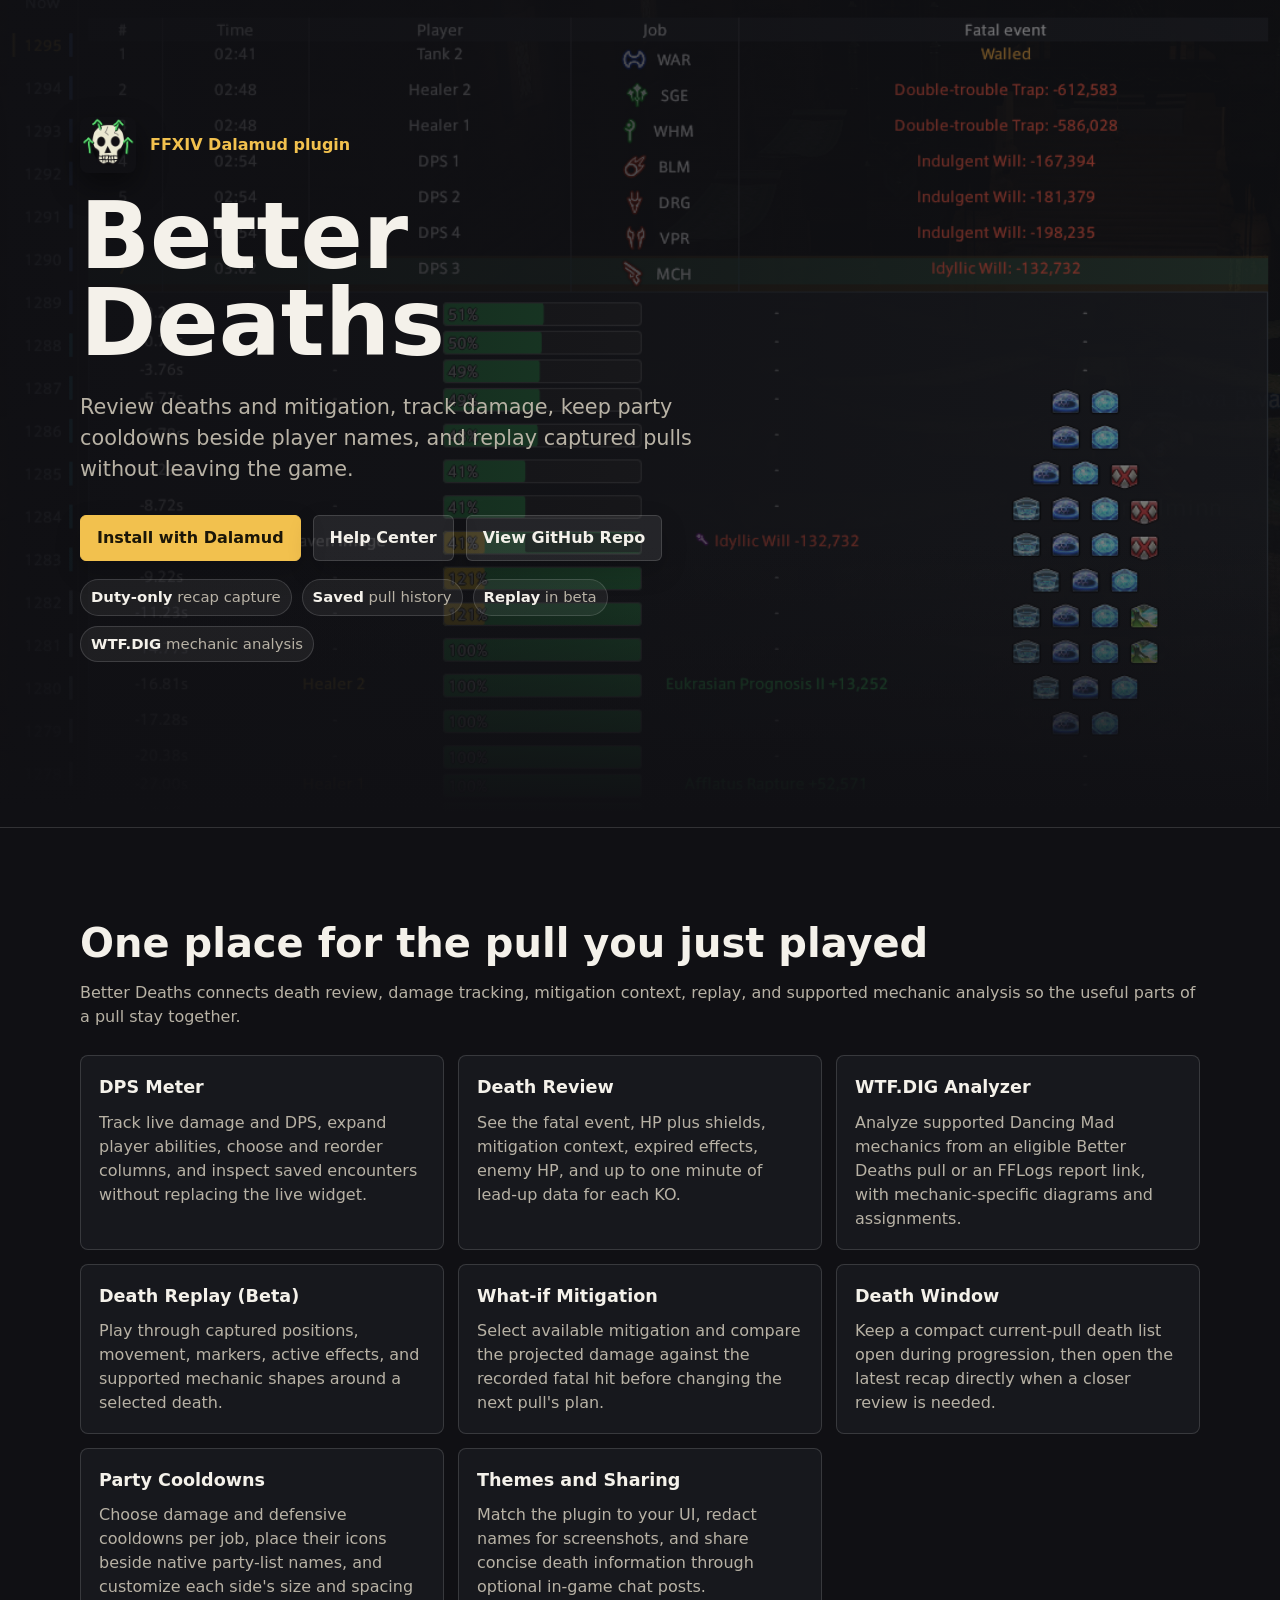
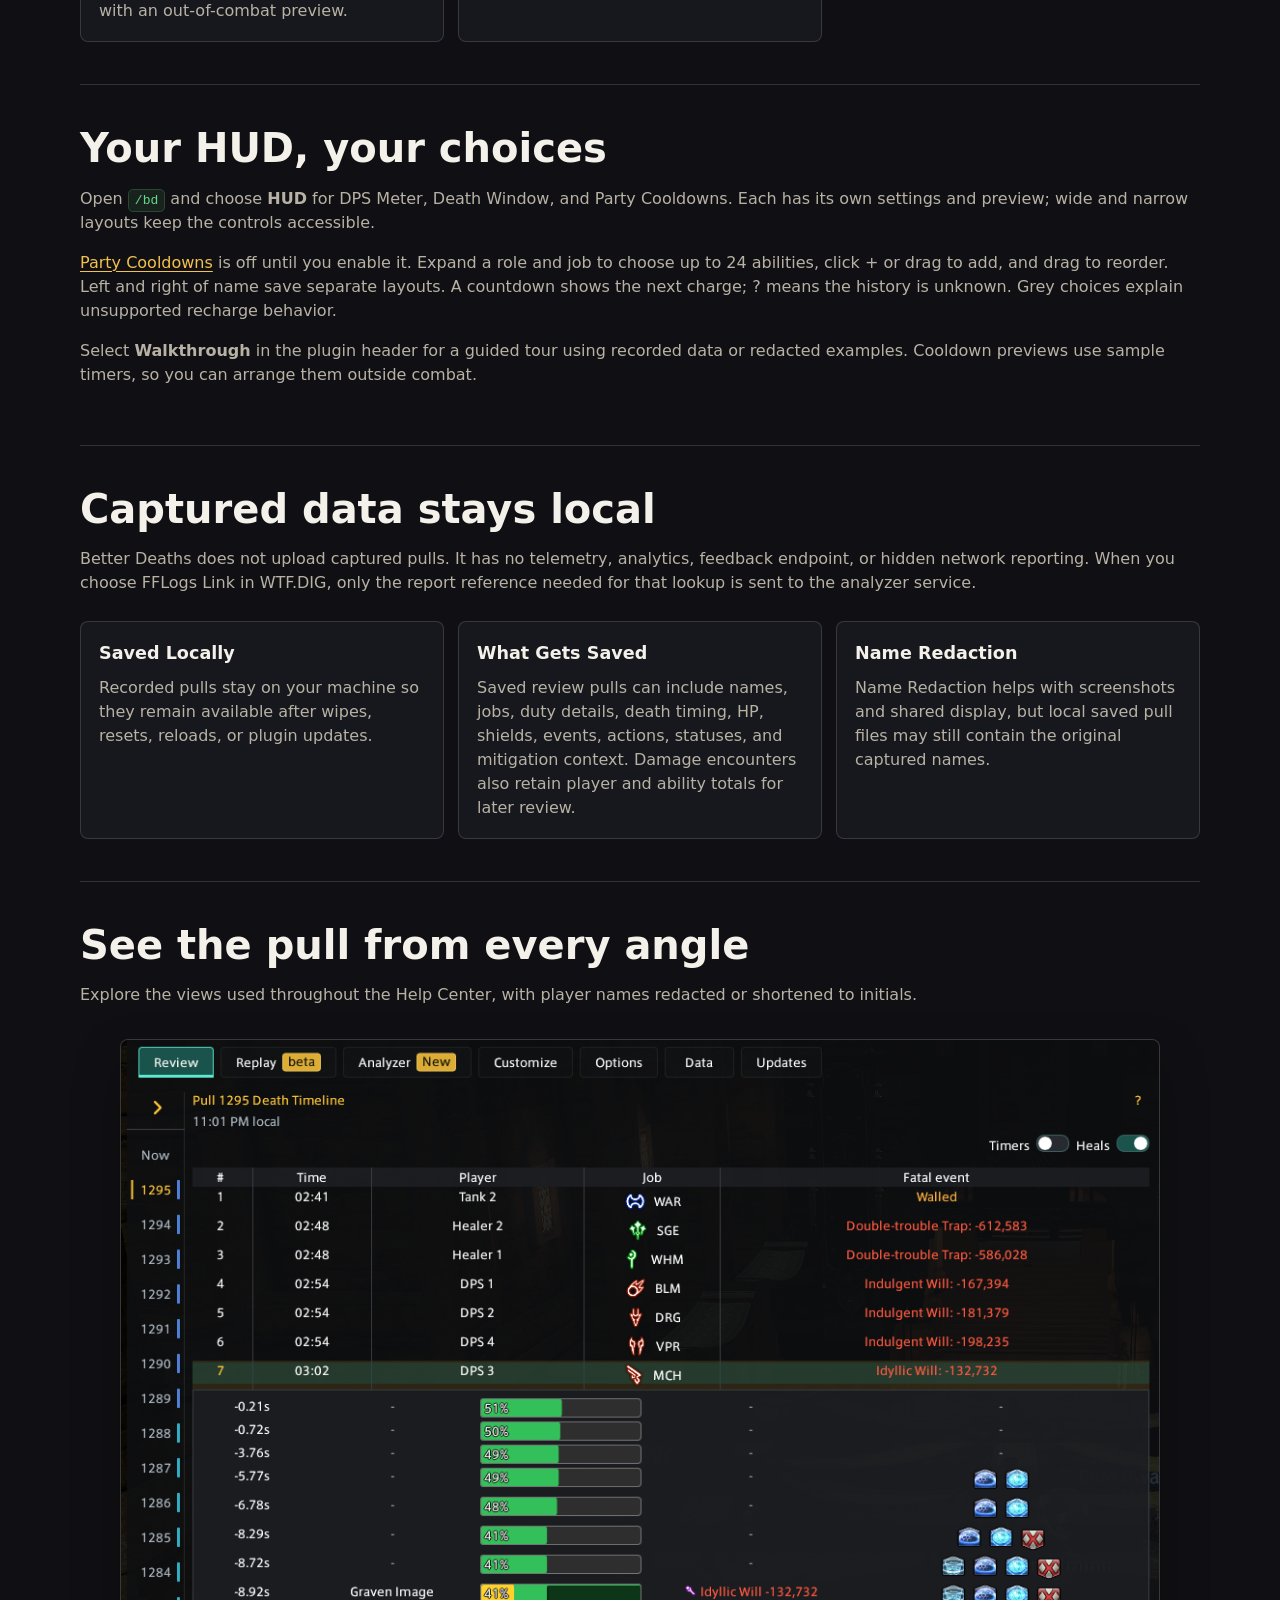
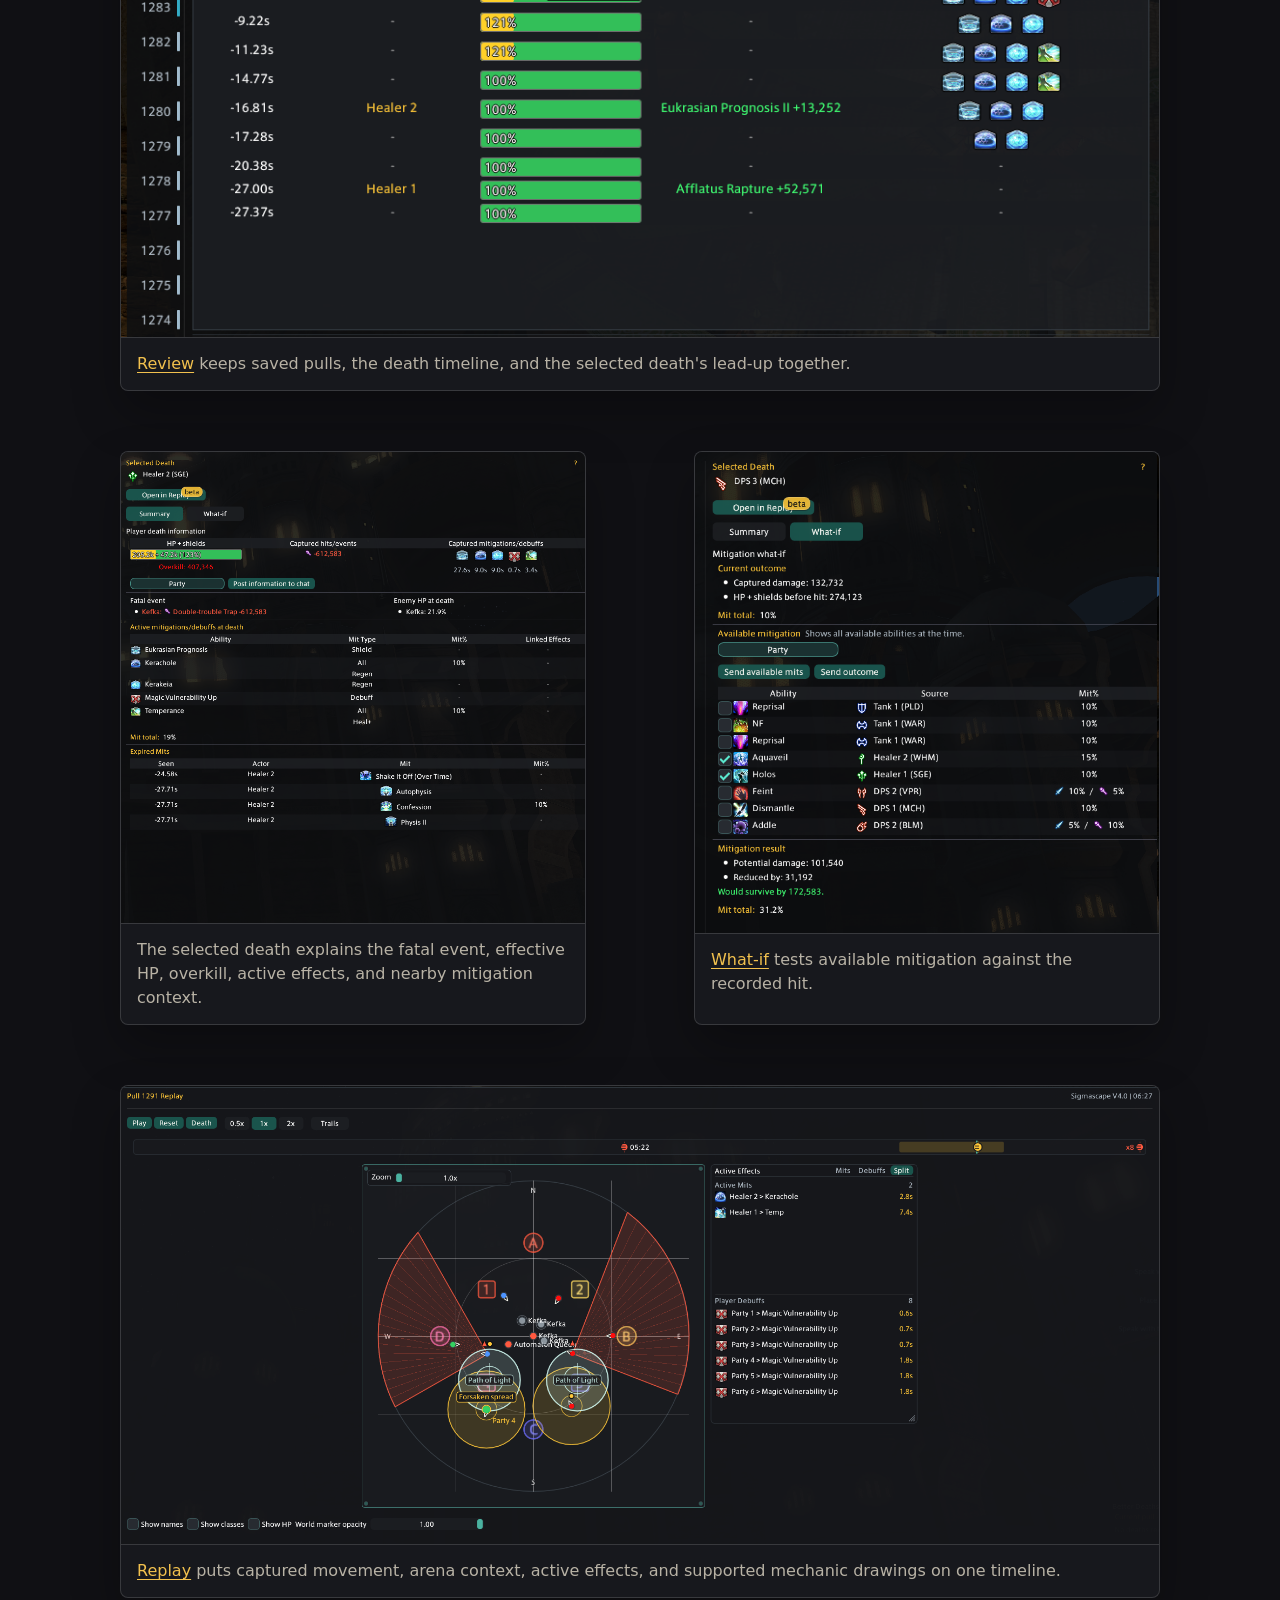
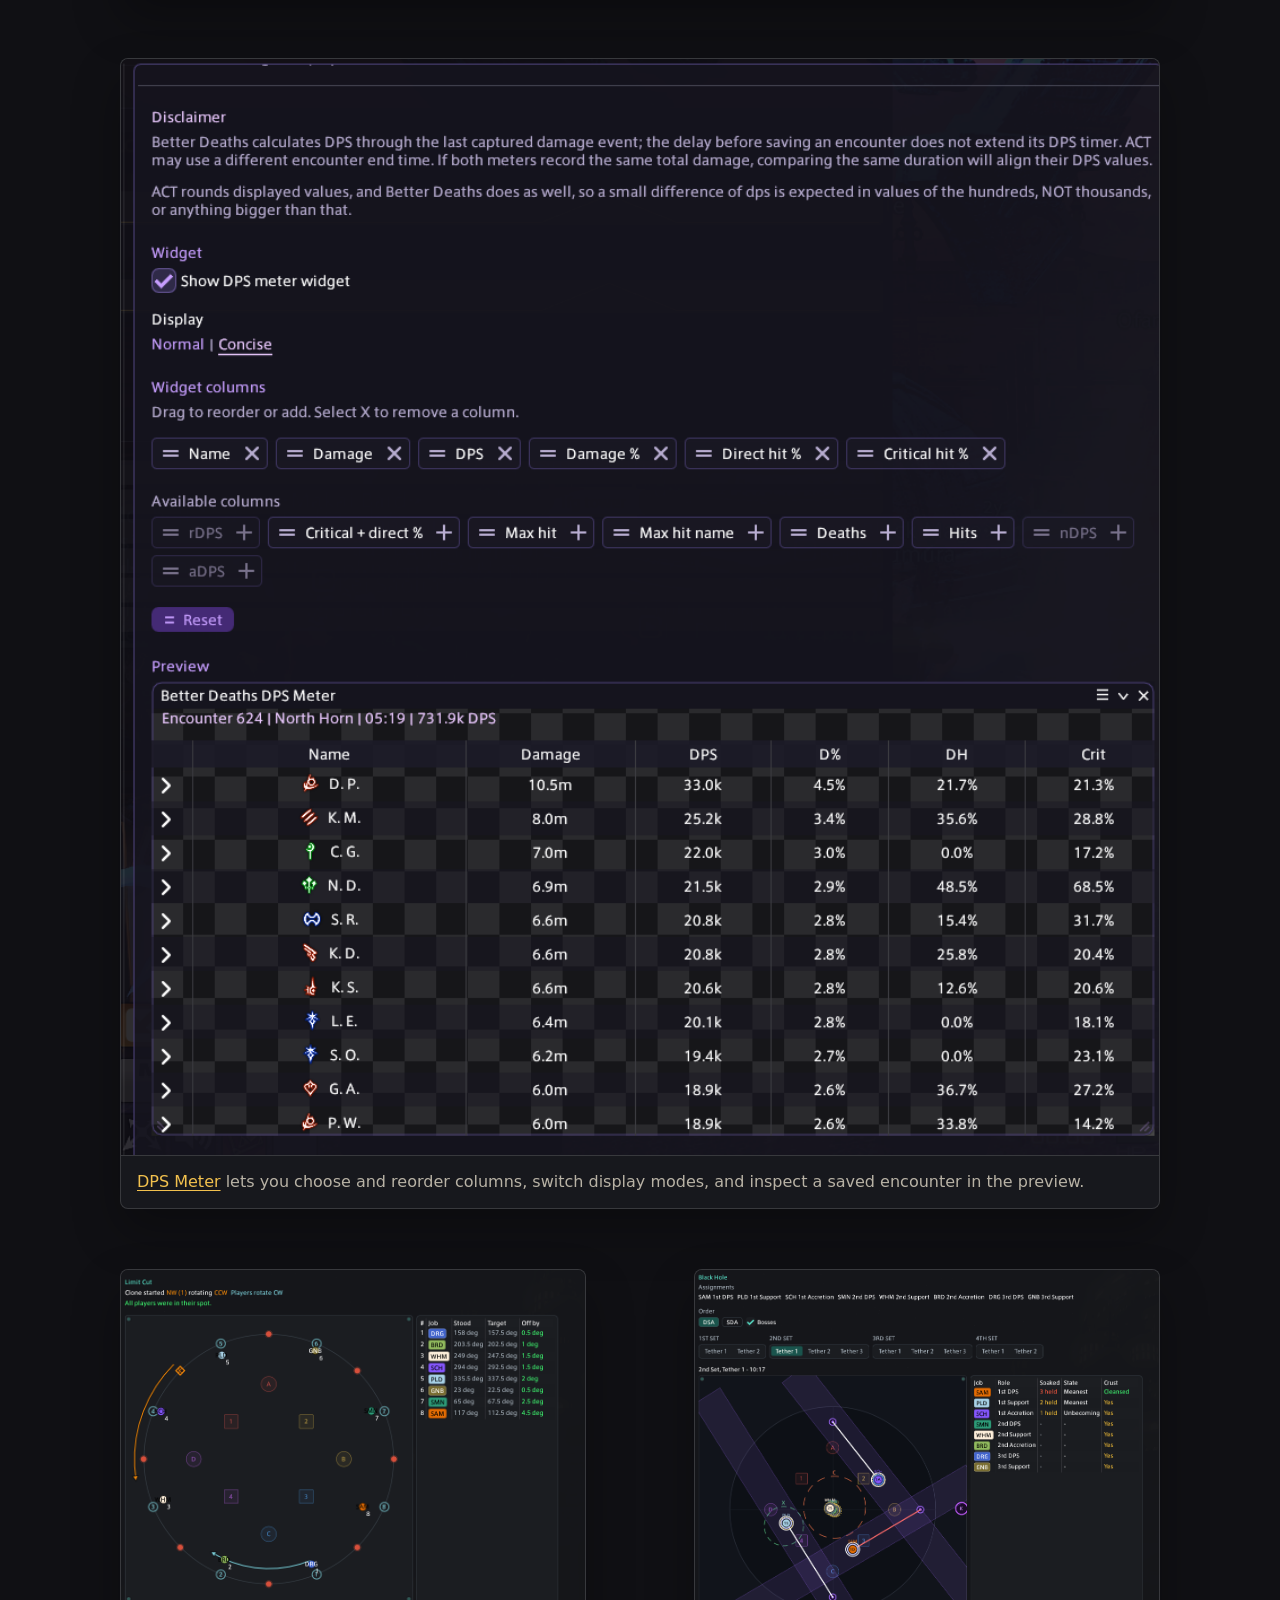
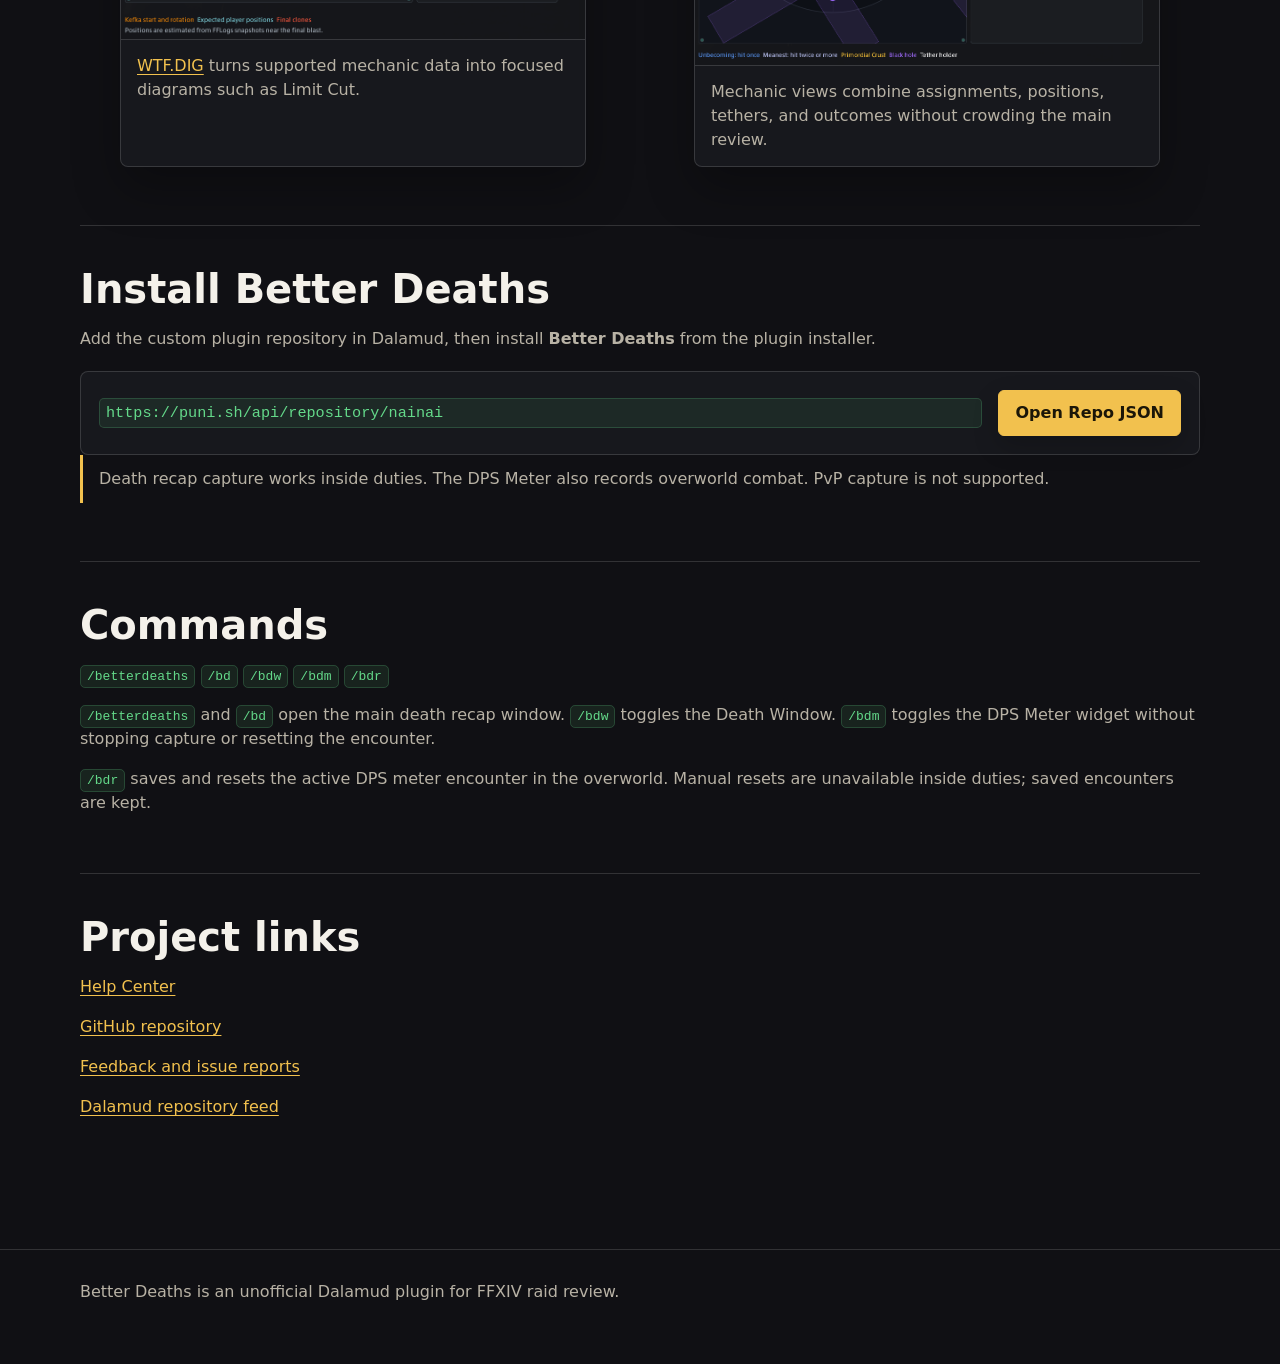
<file: docs/index.html>
<!DOCTYPE html>
<html lang="en">
<head>
  <meta charset="utf-8">
  <meta name="viewport" content="width=device-width, initial-scale=1">
  <title>Better Deaths - FFXIV Death Review and DPS Meter</title>
  <meta name="description" content="Review FFXIV deaths, track damage with a customizable DPS meter, watch party cooldowns beside player names, and revisit captured pulls with Better Deaths.">
  <meta name="robots" content="index, follow">
  <link rel="canonical" href="https://nainaiowo.github.io/better-deaths/">
  <link rel="icon" href="assets/icon.png" type="image/png">
  <meta property="og:type" content="website">
  <meta property="og:title" content="Better Deaths - FFXIV Death Review and DPS Meter">
  <meta property="og:description" content="Review deaths, track damage, customize party cooldown icons, and replay captured pulls.">
  <meta property="og:url" content="https://nainaiowo.github.io/better-deaths/">
  <meta property="og:image" content="https://nainaiowo.github.io/better-deaths/assets/help-review-lead-up.png">
  <meta name="twitter:card" content="summary_large_image">
  <meta name="twitter:title" content="Better Deaths - FFXIV Death Review and DPS Meter">
  <meta name="twitter:description" content="Death review, a customizable DPS meter, party cooldowns, and pull replay in one Dalamud plugin.">
  <meta name="twitter:image" content="https://nainaiowo.github.io/better-deaths/assets/help-review-lead-up.png">
  <script type="application/ld+json">
  {
    "@context": "https://schema.org",
    "@type": "SoftwareApplication",
    "name": "Better Deaths",
    "applicationCategory": "UtilitiesApplication",
    "operatingSystem": "Windows",
    "description": "Review FFXIV deaths, track damage with a customizable DPS meter, watch party cooldowns beside player names, and revisit captured pulls with Better Deaths.",
    "softwareRequirements": "Dalamud",
    "url": "https://nainaiowo.github.io/better-deaths/",
    "codeRepository": "https://github.com/Nainaiowo/better-deaths",
    "author": {
      "@type": "Person",
      "name": "Nainaiowo"
    }
  }
  </script>
  <style>
    :root {
      color-scheme: dark;
      --bg: #101014;
      --panel: #17181d;
      --panel-2: #202127;
      --text: #f4f1ea;
      --muted: #b8b2a5;
      --gold: #f2c14e;
      --green: #64d98a;
      --red: #ff684f;
      --blue: #77b7ff;
      --line: rgba(255, 255, 255, 0.14);
      --shadow: rgba(0, 0, 0, 0.45);
      font-family: Inter, ui-sans-serif, system-ui, -apple-system, BlinkMacSystemFont, "Segoe UI", sans-serif;
    }

    * {
      box-sizing: border-box;
    }

    html {
      scroll-behavior: smooth;
    }

    body {
      margin: 0;
      background: var(--bg);
      color: var(--text);
      line-height: 1.5;
    }

    a {
      color: var(--gold);
      text-decoration-thickness: 0.08em;
      text-underline-offset: 0.18em;
    }

    a:hover {
      color: #ffe08b;
    }

    .hero {
      min-height: 92vh;
      display: flex;
      align-items: center;
      position: relative;
      isolation: isolate;
      overflow: hidden;
      border-bottom: 1px solid var(--line);
    }

    .hero::before {
      content: "";
      position: absolute;
      inset: 0;
      background:
        linear-gradient(90deg, rgba(16, 16, 20, 0.96) 0%, rgba(16, 16, 20, 0.78) 46%, rgba(16, 16, 20, 0.46) 100%),
        url("assets/help-review-lead-up.png") center right / cover no-repeat;
      z-index: -2;
    }

    .hero::after {
      content: "";
      position: absolute;
      inset: auto 0 0;
      height: 32vh;
      background: linear-gradient(180deg, rgba(16, 16, 20, 0) 0%, var(--bg) 95%);
      z-index: -1;
    }

    .wrap {
      width: min(1120px, calc(100% - 32px));
      margin: 0 auto;
    }

    .hero-content {
      max-width: 720px;
      padding: 72px 0 120px;
    }

    .brand-row {
      display: flex;
      align-items: center;
      gap: 14px;
      margin-bottom: 20px;
    }

    .brand-row img {
      width: 56px;
      height: 56px;
      border-radius: 8px;
      box-shadow: 0 12px 30px var(--shadow);
    }

    .eyebrow {
      color: var(--gold);
      font-weight: 700;
      letter-spacing: 0;
      margin: 0;
    }

    h1 {
      font-size: 5.75rem;
      line-height: 0.95;
      margin: 0 0 24px;
      letter-spacing: 0;
    }

    .lead {
      font-size: 1.3rem;
      color: var(--muted);
      max-width: 680px;
      margin: 0 0 30px;
    }

    .actions {
      display: flex;
      flex-wrap: wrap;
      gap: 12px;
      align-items: center;
    }

    .button {
      display: inline-flex;
      align-items: center;
      justify-content: center;
      min-height: 44px;
      padding: 10px 16px;
      border: 1px solid var(--line);
      border-radius: 6px;
      background: rgba(255, 255, 255, 0.08);
      color: var(--text);
      text-decoration: none;
      font-weight: 700;
      box-shadow: 0 10px 26px rgba(0, 0, 0, 0.18);
    }

    .button.primary {
      background: var(--gold);
      border-color: var(--gold);
      color: #1b1608;
    }

    .button:hover {
      transform: translateY(-1px);
    }

    main {
      padding: 52px 0 72px;
    }

    section {
      padding: 42px 0;
      border-bottom: 1px solid var(--line);
    }

    section:last-child {
      border-bottom: 0;
    }

    h2 {
      font-size: 2.5rem;
      line-height: 1.08;
      margin: 0 0 16px;
      letter-spacing: 0;
    }

    h3 {
      margin: 0 0 10px;
      font-size: 1.1rem;
      letter-spacing: 0;
    }

    p {
      margin: 0 0 16px;
    }

    .muted {
      color: var(--muted);
    }

    .feature-grid {
      display: grid;
      grid-template-columns: repeat(3, minmax(0, 1fr));
      gap: 14px;
      margin-top: 26px;
    }

    .feature {
      background: var(--panel);
      border: 1px solid var(--line);
      border-radius: 8px;
      padding: 18px;
    }

    .feature p {
      color: var(--muted);
      margin-bottom: 0;
    }

    .feature h3 a {
      color: var(--text);
      text-decoration: none;
    }

    .feature h3 a:hover {
      color: var(--gold);
    }

    .screens {
      display: grid;
      grid-template-columns: repeat(2, minmax(0, 1fr));
      gap: 28px;
    }

    .screenshot.wide {
      grid-column: 1 / -1;
    }

    .screenshot {
      background: var(--panel);
      border: 1px solid var(--line);
      border-radius: 8px;
      overflow: hidden;
      box-shadow: 0 22px 48px rgba(0, 0, 0, 0.28);
    }

    .screenshot img {
      display: block;
      width: 100%;
      height: auto;
      background: var(--panel-2);
    }

    .screenshot figcaption {
      padding: 14px 16px;
      color: var(--muted);
      border-top: 1px solid var(--line);
    }

    .install-box {
      display: grid;
      grid-template-columns: 1fr auto;
      gap: 16px;
      align-items: center;
      background: var(--panel);
      border: 1px solid var(--line);
      border-radius: 8px;
      padding: 18px;
      margin-top: 20px;
    }

    code {
      color: var(--green);
      background: rgba(100, 217, 138, 0.09);
      border: 1px solid rgba(100, 217, 138, 0.2);
      padding: 3px 6px;
      border-radius: 5px;
      word-break: break-word;
    }

    .repo-url {
      display: block;
      font-size: 0.95rem;
      line-height: 1.5;
    }

    .note {
      border-left: 3px solid var(--gold);
      padding: 12px 0 12px 16px;
      color: var(--muted);
    }

    .status-row {
      display: flex;
      flex-wrap: wrap;
      gap: 10px;
      margin-top: 18px;
    }

    .tag {
      border: 1px solid var(--line);
      background: rgba(255, 255, 255, 0.06);
      border-radius: 999px;
      padding: 6px 10px;
      color: var(--muted);
      font-size: 0.93rem;
    }

    .tag strong {
      color: var(--text);
    }

    footer {
      color: var(--muted);
      padding: 30px 0 44px;
      border-top: 1px solid var(--line);
    }

    @media (max-width: 820px) {
      .hero {
        min-height: 84vh;
      }

      .hero::before {
        background:
          linear-gradient(180deg, rgba(16, 16, 20, 0.95) 0%, rgba(16, 16, 20, 0.76) 58%, rgba(16, 16, 20, 0.58) 100%),
          url("assets/help-review-lead-up.png") center / cover no-repeat;
      }

      .hero-content {
        padding: 56px 0 96px;
      }

      h1 {
        font-size: 3.2rem;
      }

      h2 {
        font-size: 2rem;
      }

      .lead {
        font-size: 1.05rem;
      }

      .feature-grid {
        grid-template-columns: 1fr;
      }

      .screens {
        grid-template-columns: 1fr;
      }

      .screenshot.wide {
        grid-column: auto;
      }

      .install-box {
        grid-template-columns: 1fr;
      }
    }
  </style>
</head>
<body>
  <header class="hero">
    <div class="wrap">
      <div class="hero-content">
        <div class="brand-row">
          <img src="assets/icon.png" alt="Better Deaths plugin icon">
          <p class="eyebrow">FFXIV Dalamud plugin</p>
        </div>
        <h1>Better Deaths</h1>
        <p class="lead">Review deaths and mitigation, track damage, keep party cooldowns beside player names, and replay captured pulls without leaving the game.</p>
        <div class="actions">
          <a class="button primary" href="#install">Install with Dalamud</a>
          <a class="button" href="help/">Help Center</a>
          <a class="button" href="https://github.com/Nainaiowo/better-deaths">View GitHub Repo</a>
        </div>
        <div class="status-row" role="group" aria-label="Project details">
          <span class="tag"><strong>Duty-only</strong> recap capture</span>
          <span class="tag"><strong>Saved</strong> pull history</span>
          <span class="tag"><strong>Replay</strong> in beta</span>
          <span class="tag"><strong>WTF.DIG</strong> mechanic analysis</span>
        </div>
      </div>
    </div>
  </header>

  <main>
    <section class="wrap" id="features">
      <h2>One place for the pull you just played</h2>
      <p class="muted">Better Deaths connects death review, damage tracking, mitigation context, replay, and supported mechanic analysis so the useful parts of a pull stay together.</p>
      <div class="feature-grid">
        <article class="feature">
          <h3><a href="help/meter.html#meter">DPS Meter</a></h3>
          <p>Track live damage and DPS, expand player abilities, choose and reorder columns, and inspect saved encounters without replacing the live widget.</p>
        </article>
        <article class="feature">
          <h3><a href="help/review.html">Death Review</a></h3>
          <p>See the fatal event, HP plus shields, mitigation context, expired effects, enemy HP, and up to one minute of lead-up data for each KO.</p>
        </article>
        <article class="feature">
          <h3><a href="help/analyzer.html">WTF.DIG Analyzer</a></h3>
          <p>Analyze supported Dancing Mad mechanics from an eligible Better Deaths pull or an FFLogs report link, with mechanic-specific diagrams and assignments.</p>
        </article>
        <article class="feature">
          <h3><a href="help/replay.html">Death Replay (Beta)</a></h3>
          <p>Play through captured positions, movement, markers, active effects, and supported mechanic shapes around a selected death.</p>
        </article>
        <article class="feature">
          <h3><a href="help/review.html#what-if">What-if Mitigation</a></h3>
          <p>Select available mitigation and compare the projected damage against the recorded fatal hit before changing the next pull's plan.</p>
        </article>
        <article class="feature">
          <h3><a href="help/widget.html">Death Window</a></h3>
          <p>Keep a compact current-pull death list open during progression, then open the latest recap directly when a closer review is needed.</p>
        </article>
        <article class="feature">
          <h3><a href="help/cooldowns.html#party-cooldowns">Party Cooldowns</a></h3>
          <p>Choose damage and defensive cooldowns per job, place their icons beside native party-list names, and customize each side's size and spacing with an out-of-combat preview.</p>
        </article>
        <article class="feature">
          <h3><a href="help/settings.html">Themes and Sharing</a></h3>
          <p>Match the plugin to your UI, redact names for screenshots, and share concise death information through optional in-game chat posts.</p>
        </article>
      </div>
    </section>

    <section class="wrap" id="hud">
      <h2>Your HUD, your choices</h2>
      <p class="muted">Open <code>/bd</code> and choose <strong>HUD</strong> for DPS Meter, Death Window, and Party Cooldowns. Each has its own settings and preview; wide and narrow layouts keep the controls accessible.</p>
      <p class="muted"><a href="help/cooldowns.html#party-cooldowns">Party Cooldowns</a> is off until you enable it. Expand a role and job to choose up to 24 abilities, click + or drag to add, and drag to reorder. Left and right of name save separate layouts. A countdown shows the next charge; ? means the history is unknown. Grey choices explain unsupported recharge behavior.</p>
      <p class="muted">Select <strong>Walkthrough</strong> in the plugin header for a guided tour using recorded data or redacted examples. Cooldown previews use sample timers, so you can arrange them outside combat.</p>
    </section>

    <section class="wrap" id="privacy">
      <h2>Captured data stays local</h2>
      <p class="muted">Better Deaths does not upload captured pulls. It has no telemetry, analytics, feedback endpoint, or hidden network reporting. When you choose FFLogs Link in WTF.DIG, only the report reference needed for that lookup is sent to the analyzer service.</p>
      <div class="feature-grid">
        <article class="feature">
          <h3>Saved Locally</h3>
          <p>Recorded pulls stay on your machine so they remain available after wipes, resets, reloads, or plugin updates.</p>
        </article>
        <article class="feature">
          <h3>What Gets Saved</h3>
          <p>Saved review pulls can include names, jobs, duty details, death timing, HP, shields, events, actions, statuses, and mitigation context. Damage encounters also retain player and ability totals for later review.</p>
        </article>
        <article class="feature">
          <h3>Name Redaction</h3>
          <p>Name Redaction helps with screenshots and shared display, but local saved pull files may still contain the original captured names.</p>
        </article>
      </div>
    </section>

    <section class="wrap" id="screenshots">
      <h2>See the pull from every angle</h2>
      <p class="muted">Explore the views used throughout the Help Center, with player names redacted or shortened to initials.</p>
      <div class="screens">
        <figure class="screenshot wide">
          <img src="assets/help-review-lead-up.png" alt="Better Deaths review page with a recorded pull, death timeline, and expanded lead-up events">
          <figcaption><a href="help/review.html">Review</a> keeps saved pulls, the death timeline, and the selected death's lead-up together.</figcaption>
        </figure>
        <figure class="screenshot">
          <img src="assets/help-selected-death.png" alt="Better Deaths selected death summary showing fatal event and mitigation context">
          <figcaption>The selected death explains the fatal event, effective HP, overkill, active effects, and nearby mitigation context.</figcaption>
        </figure>
        <figure class="screenshot">
          <img src="assets/help-what-if.png" alt="Better Deaths What-if mitigation analysis with available party tools and projected results">
          <figcaption><a href="help/review.html#what-if">What-if</a> tests available mitigation against the recorded hit.</figcaption>
        </figure>
        <figure class="screenshot wide">
          <img src="assets/help-replay.png" alt="Better Deaths Replay showing an arena, players, mechanics, timeline, and active effects">
          <figcaption><a href="help/replay.html">Replay</a> puts captured movement, arena context, active effects, and supported mechanic drawings on one timeline.</figcaption>
        </figure>
        <figure class="screenshot wide">
          <a href="assets/help-dps-meter.png" target="_blank" rel="noopener" aria-label="Open full-size DPS Meter screenshot">
            <img src="assets/help-dps-meter.png" alt="Better Deaths DPS Meter column settings and a Concise encounter preview with player initials, damage, DPS, damage share, direct hits, and critical hits" width="919" height="970" loading="lazy" decoding="async">
          </a>
          <figcaption><a href="help/meter.html#meter">DPS Meter</a> lets you choose and reorder columns, switch display modes, and inspect a saved encounter in the preview.</figcaption>
        </figure>
        <figure class="screenshot">
          <img src="assets/help-analyzer-p3-limit-cut.png" alt="Better Deaths WTF.DIG Limit Cut analysis showing player rotations and target positions">
          <figcaption><a href="help/analyzer.html">WTF.DIG</a> turns supported mechanic data into focused diagrams such as Limit Cut.</figcaption>
        </figure>
        <figure class="screenshot">
          <img src="assets/help-analyzer-p3-black-hole.png" alt="Better Deaths WTF.DIG Black Hole analysis showing tethers, assignments, and mechanic states">
          <figcaption>Mechanic views combine assignments, positions, tethers, and outcomes without crowding the main review.</figcaption>
        </figure>
      </div>
    </section>

    <section class="wrap" id="install">
      <h2>Install Better Deaths</h2>
      <p class="muted">Add the custom plugin repository in Dalamud, then install <strong>Better Deaths</strong> from the plugin installer.</p>
      <div class="install-box">
        <code class="repo-url">https://puni.sh/api/repository/nainai</code>
        <a class="button primary" href="https://puni.sh/api/repository/nainai">Open Repo JSON</a>
      </div>
      <p class="note">Death recap capture works inside duties. The DPS Meter also records overworld combat. PvP capture is not supported.</p>
    </section>

    <section class="wrap" id="commands">
      <h2>Commands</h2>
      <p><code>/betterdeaths</code> <code>/bd</code> <code>/bdw</code> <code>/bdm</code> <code>/bdr</code></p>
      <p class="muted"><code>/betterdeaths</code> and <code>/bd</code> open the main death recap window. <code>/bdw</code> toggles the Death Window. <code>/bdm</code> toggles the DPS Meter widget without stopping capture or resetting the encounter.</p>
      <p class="muted"><code>/bdr</code> saves and resets the active DPS meter encounter in the overworld. Manual resets are unavailable inside duties; saved encounters are kept.</p>
    </section>

    <section class="wrap" id="links">
      <h2>Project links</h2>
      <p><a href="help/">Help Center</a></p>
      <p><a href="https://github.com/Nainaiowo/better-deaths">GitHub repository</a></p>
      <p><a href="https://github.com/Nainaiowo/better-deaths/issues">Feedback and issue reports</a></p>
      <p><a href="https://puni.sh/api/repository/nainai">Dalamud repository feed</a></p>
    </section>
  </main>

  <footer>
    <div class="wrap">
      <p>Better Deaths is an unofficial Dalamud plugin for FFXIV raid review.</p>
    </div>
  </footer>
</body>
</html>
</file>
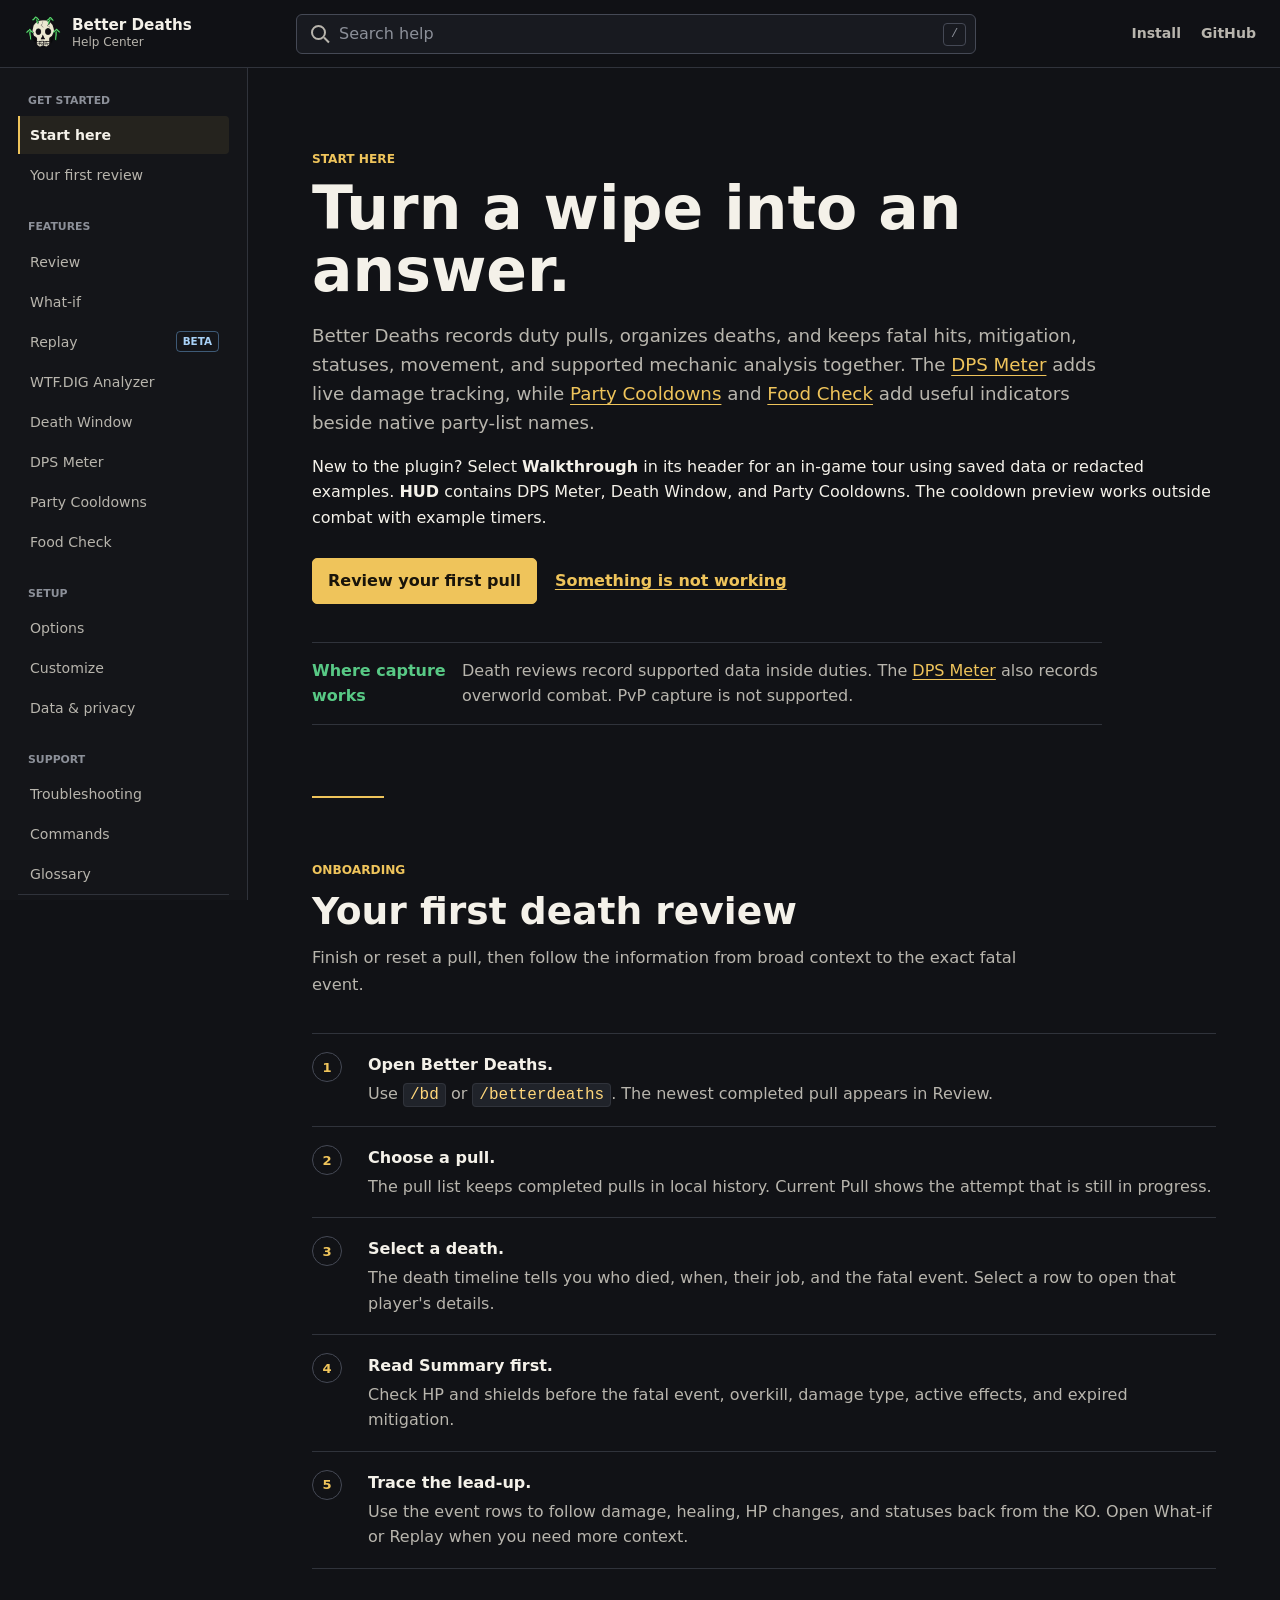
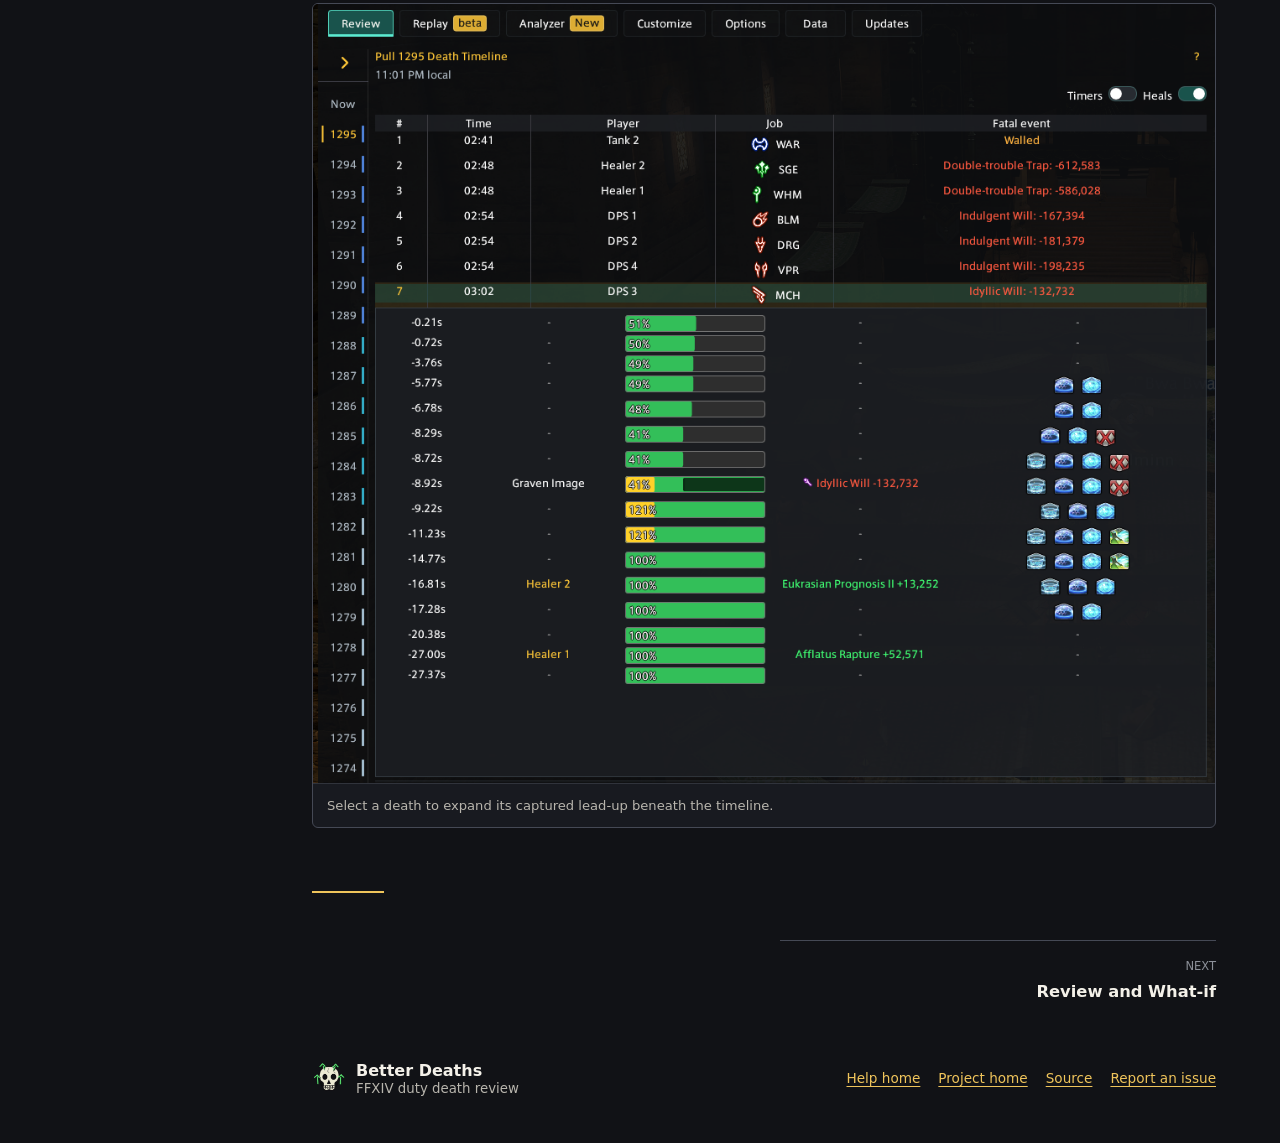
<file: docs/help/index.html>
<!DOCTYPE html>
<html lang="en">
<head>
  <meta charset="utf-8">
  <meta name="viewport" content="width=device-width, initial-scale=1">
  <title>Better Deaths Help Center</title>
  <meta name="description" content="Learn how to use Better Deaths for FFXIV death review, replay, WTF.DIG analysis, settings, and troubleshooting.">
  <meta name="robots" content="index, follow">
  <link rel="canonical" href="https://nainaiowo.github.io/better-deaths/help/">
  <link rel="icon" href="../assets/icon.png" type="image/png">
  <link rel="stylesheet" href="help.css">
  <meta property="og:type" content="website">
  <meta property="og:title" content="Better Deaths Help Center">
  <meta property="og:description" content="Learn how to use Better Deaths for FFXIV death review, replay, WTF.DIG analysis, settings, and troubleshooting.">
  <meta property="og:url" content="https://nainaiowo.github.io/better-deaths/help/">
  <meta property="og:image" content="https://nainaiowo.github.io/better-deaths/assets/help-review-lead-up.png">
</head>
<body>
  <a class="skip-link" href="#main-content">Skip to help content</a>

  <header class="site-header">
    <a class="brand" href="../" aria-label="Better Deaths home">
      <img src="../assets/icon.png" alt="">
      <span>
        <strong>Better Deaths</strong>
        <small>Help Center</small>
      </span>
    </a>

    <div class="header-search" role="search" aria-label="Help search">
      <label class="sr-only" for="help-search">Search Better Deaths help</label>
      <span class="search-icon" aria-hidden="true"></span>
      <input id="help-search" type="search" placeholder="Search help" autocomplete="off" aria-controls="search-results" aria-expanded="false">
      <kbd>/</kbd>
      <div id="search-results" class="search-results" hidden></div>
    </div>

    <nav class="header-links" aria-label="Site links">
      <a href="../#install">Install</a>
      <a href="https://github.com/Nainaiowo/better-deaths">GitHub</a>
    </nav>
    <button class="menu-button" type="button" aria-label="Open help navigation" aria-expanded="false" aria-controls="help-sidebar">
      <span></span><span></span><span></span>
    </button>
  </header>

  <div class="help-layout">
    <aside id="help-sidebar" class="sidebar" aria-label="Help topics">
      <nav aria-label="Help topic links">
        <p class="nav-label">Get started</p>
        <a href="index.html#start">Start here</a>
        <a href="index.html#first-review">Your first review</a>
        <p class="nav-label">Features</p>
        <a href="review.html#review">Review</a>
        <a href="review.html#what-if">What-if</a>
        <a href="replay.html#replay">Replay <span class="nav-badge">Beta</span></a>
        <a href="analyzer.html#analyzer">WTF.DIG Analyzer</a>
        <a href="widget.html#current-pull">Death Window</a>
        <a href="meter.html#meter">DPS Meter</a>
        <a href="cooldowns.html#party-cooldowns">Party Cooldowns</a>
        <a href="foodcheck.html#food-check">Food Check</a>
        <p class="nav-label">Setup</p>
        <a href="settings.html#options">Options</a>
        <a href="settings.html#customize">Customize</a>
        <a href="settings.html#data">Data &amp; privacy</a>
        <p class="nav-label">Support</p>
        <a href="troubleshooting.html#troubleshooting">Troubleshooting</a>
        <a href="troubleshooting.html#commands">Commands</a>
        <a href="troubleshooting.html#glossary">Glossary</a>
      </nav>
      <div class="sidebar-support">
        <strong>Still stuck?</strong>
        <p>Report the pull number and what you expected to see.</p>
        <a href="https://github.com/Nainaiowo/better-deaths/issues">Open an issue</a>
      </div>
    </aside>

    <main id="main-content">
      <section id="start" class="hero-section searchable" data-search-title="Start here" data-search-keywords="onboarding begin setup first pull install">
        <p class="eyebrow">Start here</p>
        <h1>Turn a wipe into an answer.</h1>
        <p class="hero-copy">Better Deaths records duty pulls, organizes deaths, and keeps fatal hits, mitigation, statuses, movement, and supported mechanic analysis together. The <a href="meter.html#meter">DPS Meter</a> adds live damage tracking, while <a href="cooldowns.html#party-cooldowns">Party Cooldowns</a> and <a href="foodcheck.html#food-check">Food Check</a> add useful indicators beside native party-list names.</p>
        <p>New to the plugin? Select <strong>Walkthrough</strong> in its header for an in-game tour using saved data or redacted examples. <strong>HUD</strong> contains DPS Meter, Death Window, and Party Cooldowns. The cooldown preview works outside combat with example timers.</p>
        <div class="hero-actions">
          <a class="primary-button" href="index.html#first-review">Review your first pull</a>
          <a class="text-link" href="troubleshooting.html#troubleshooting">Something is not working</a>
        </div>
        <div class="scope-note" role="note">
          <strong>Where capture works</strong>
          <span>Death reviews record supported data inside duties. The <a href="meter.html#meter">DPS Meter</a> also records overworld combat. PvP capture is not supported.</span>
        </div>
      </section>

      <section id="first-review" class="guide-section searchable" data-search-title="Your first death review" data-search-keywords="first pull select death summary leadup workflow">
        <div class="section-heading">
          <p class="eyebrow">Onboarding</p>
          <h2>Your first death review</h2>
          <p>Finish or reset a pull, then follow the information from broad context to the exact fatal event.</p>
        </div>
        <ol class="workflow">
          <li>
            <span class="step-number">1</span>
            <div><strong>Open Better Deaths.</strong><p>Use <code>/bd</code> or <code>/betterdeaths</code>. The newest completed pull appears in Review.</p></div>
          </li>
          <li>
            <span class="step-number">2</span>
            <div><strong>Choose a pull.</strong><p>The pull list keeps completed pulls in local history. Current Pull shows the attempt that is still in progress.</p></div>
          </li>
          <li>
            <span class="step-number">3</span>
            <div><strong>Select a death.</strong><p>The death timeline tells you who died, when, their job, and the fatal event. Select a row to open that player's details.</p></div>
          </li>
          <li>
            <span class="step-number">4</span>
            <div><strong>Read Summary first.</strong><p>Check HP and shields before the fatal event, overkill, damage type, active effects, and expired mitigation.</p></div>
          </li>
          <li>
            <span class="step-number">5</span>
            <div><strong>Trace the lead-up.</strong><p>Use the event rows to follow damage, healing, HP changes, and statuses back from the KO. Open What-if or Replay when you need more context.</p></div>
          </li>
        </ol>
        <figure class="guide-figure">
          <img src="../assets/help-review-lead-up.png" alt="Better Deaths Review showing recorded pulls, a death timeline, and an expanded lead-up">
          <figcaption>Select a death to expand its captured lead-up beneath the timeline.</figcaption>
        </figure>
      </section>

      <nav class="page-nav" aria-label="Adjacent help topics">
        <a class="page-nav-link next" href="review.html#review"><small>Next</small><strong>Review and What-if</strong></a>
      </nav>
      <footer class="help-footer">
        <div>
          <img src="../assets/icon.png" alt="">
          <span><strong>Better Deaths</strong><small>FFXIV duty death review</small></span>
        </div>
        <nav aria-label="Footer links">
          <a href="index.html#start">Help home</a>
          <a href="../">Project home</a>
          <a href="https://github.com/Nainaiowo/better-deaths">Source</a>
          <a href="https://github.com/Nainaiowo/better-deaths/issues">Report an issue</a>
        </nav>
      </footer>    </main>
  </div>

  <script src="help.js"></script>
</body>
</html>
</file>
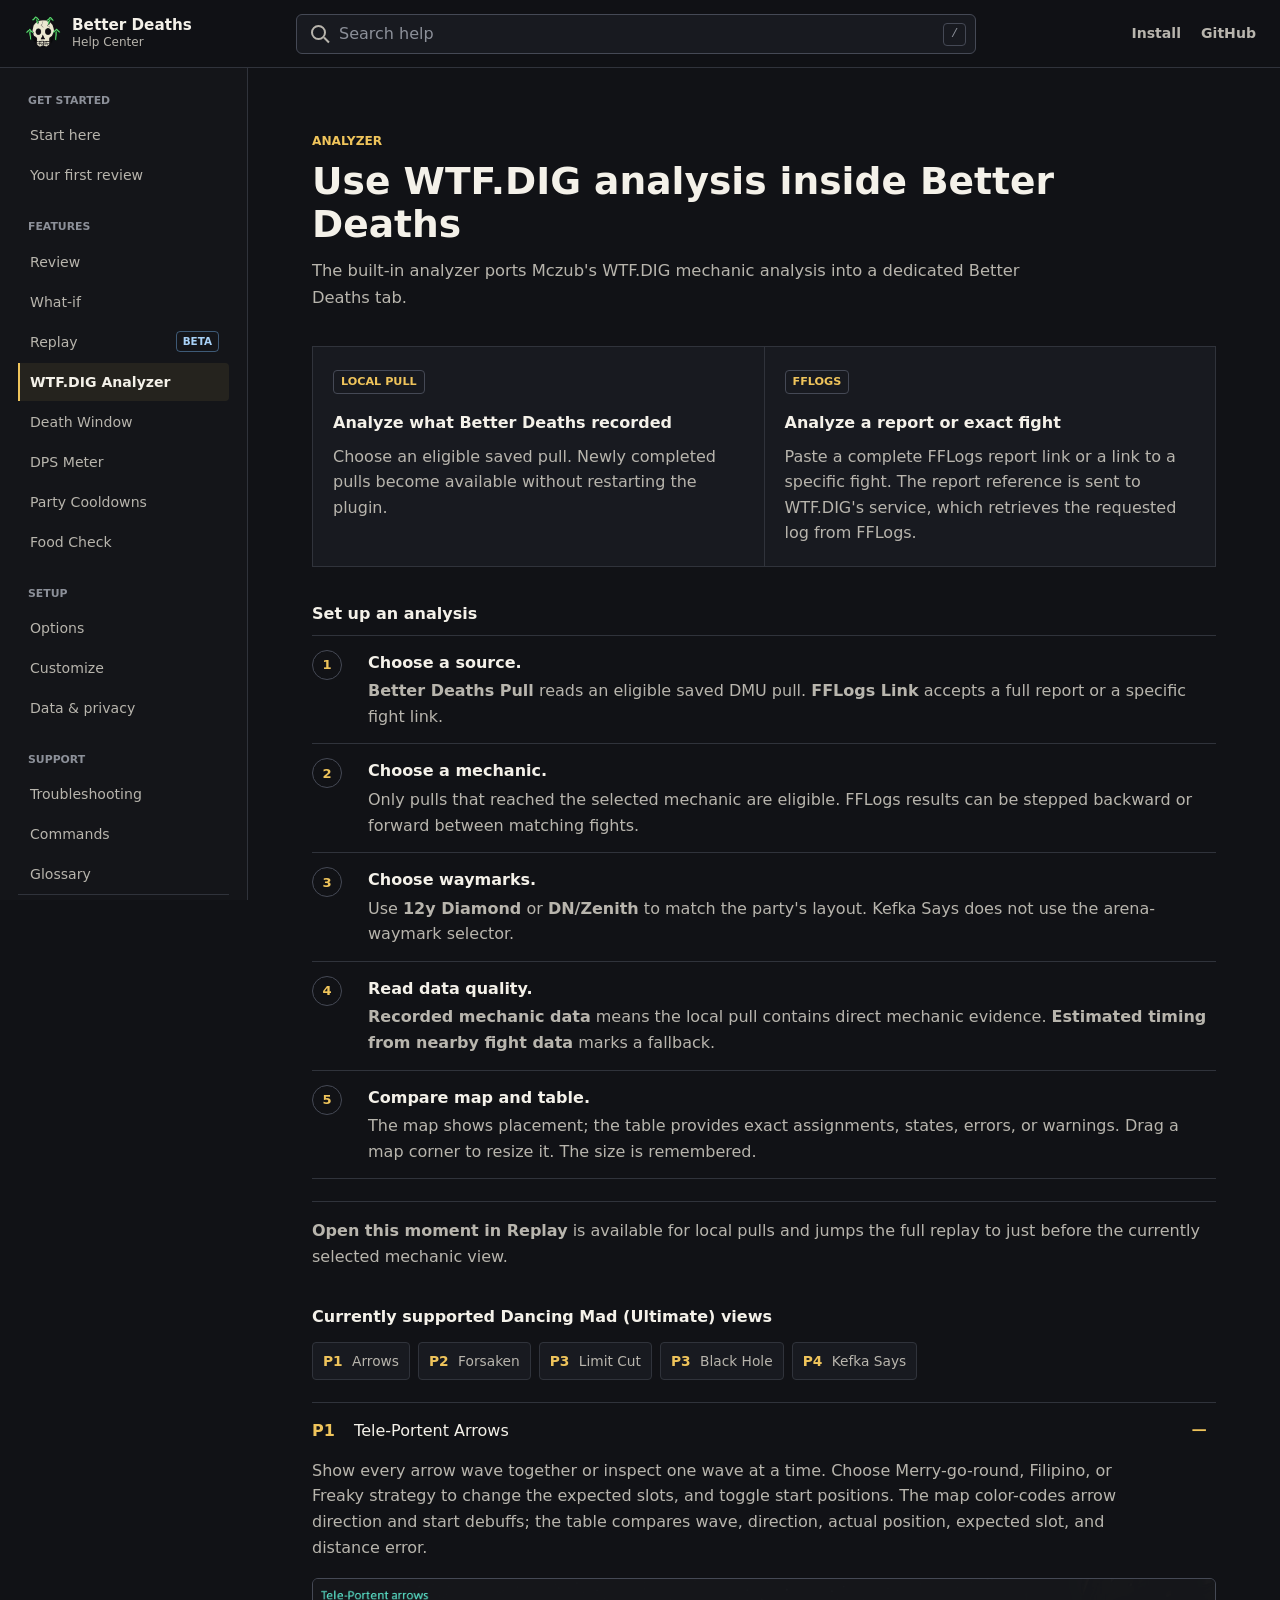
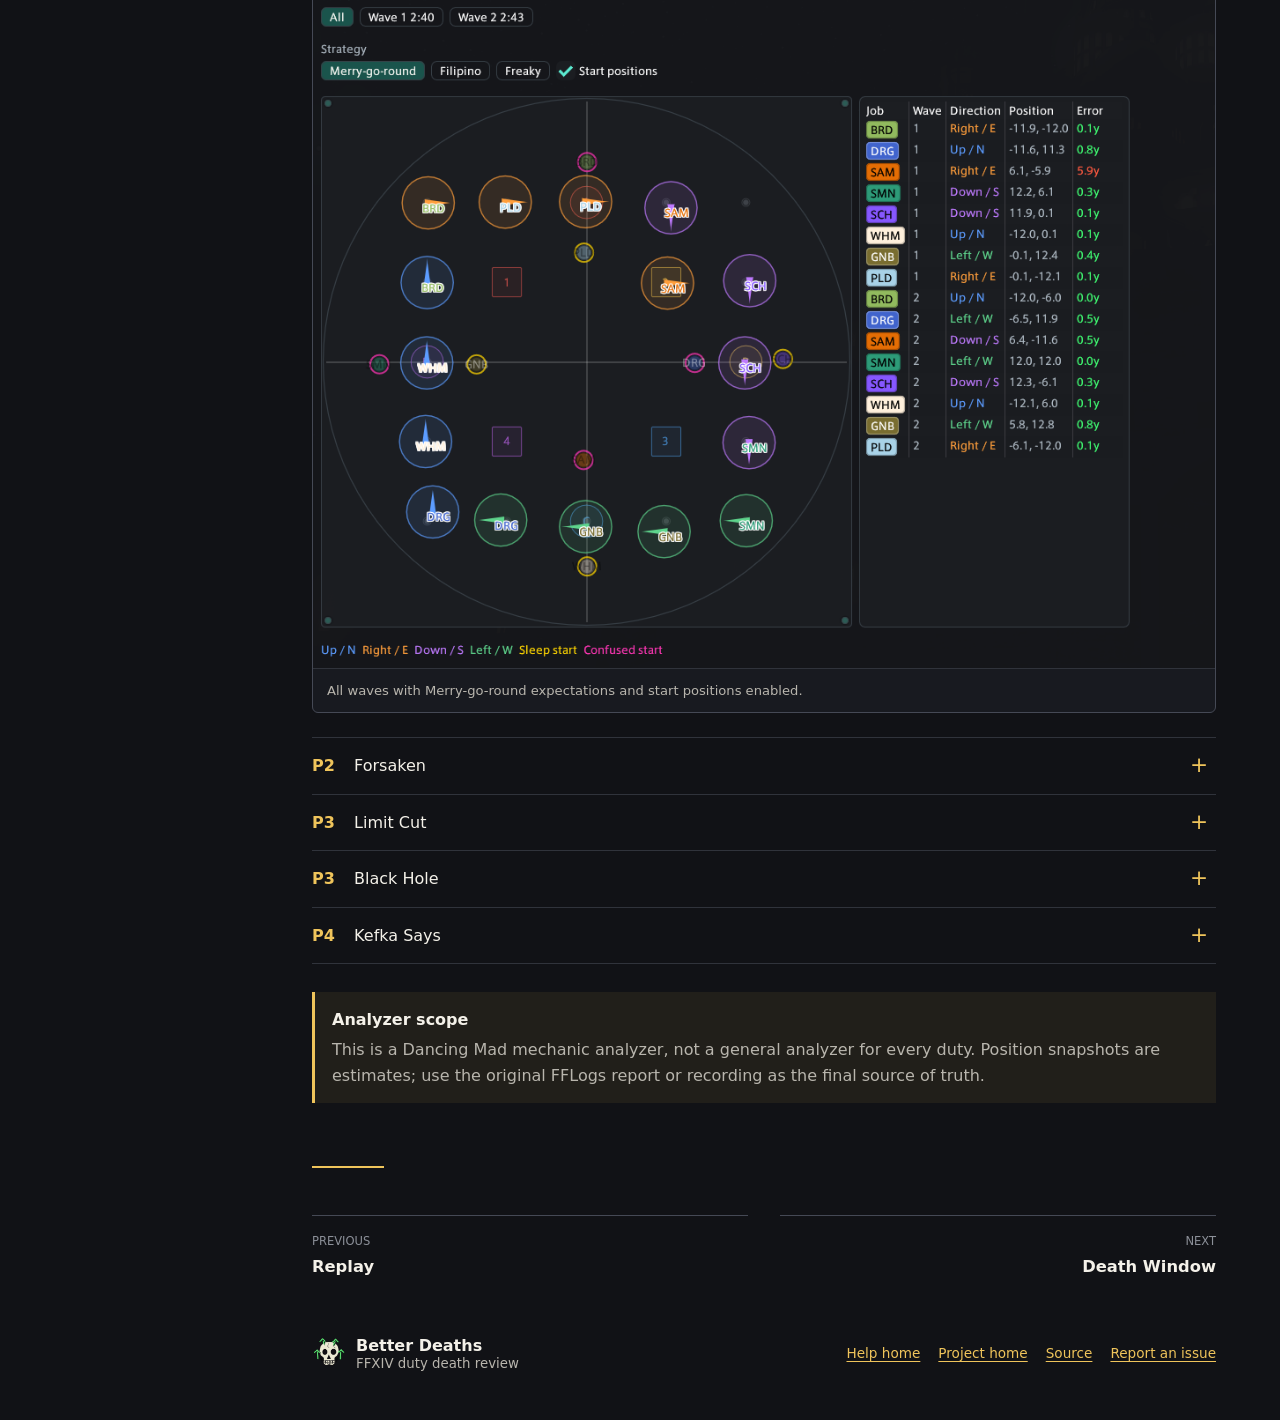
<file: docs/help/analyzer.html>
<!DOCTYPE html>
<html lang="en">
<head>
  <meta charset="utf-8">
  <meta name="viewport" content="width=device-width, initial-scale=1">
  <title>WTF.DIG Analyzer | Better Deaths Help</title>
  <meta name="description" content="Use the Better Deaths WTF.DIG Analyzer for Dancing Mad mechanics including Arrows, Forsaken, Limit Cut, Black Hole, and Kefka Says.">
  <meta name="robots" content="index, follow">
  <link rel="canonical" href="https://nainaiowo.github.io/better-deaths/help/analyzer.html">
  <link rel="icon" href="../assets/icon.png" type="image/png">
  <link rel="stylesheet" href="help.css">
  <meta property="og:type" content="website">
  <meta property="og:title" content="WTF.DIG Analyzer | Better Deaths Help">
  <meta property="og:description" content="Use the Better Deaths WTF.DIG Analyzer for Dancing Mad mechanics including Arrows, Forsaken, Limit Cut, Black Hole, and Kefka Says.">
  <meta property="og:url" content="https://nainaiowo.github.io/better-deaths/help/analyzer.html">
  <meta property="og:image" content="https://nainaiowo.github.io/better-deaths/assets/help-review-lead-up.png">
</head>
<body>
  <a class="skip-link" href="#main-content">Skip to help content</a>

  <header class="site-header">
    <a class="brand" href="../" aria-label="Better Deaths home">
      <img src="../assets/icon.png" alt="">
      <span>
        <strong>Better Deaths</strong>
        <small>Help Center</small>
      </span>
    </a>

    <div class="header-search" role="search" aria-label="Help search">
      <label class="sr-only" for="help-search">Search Better Deaths help</label>
      <span class="search-icon" aria-hidden="true"></span>
      <input id="help-search" type="search" placeholder="Search help" autocomplete="off" aria-controls="search-results" aria-expanded="false">
      <kbd>/</kbd>
      <div id="search-results" class="search-results" hidden></div>
    </div>

    <nav class="header-links" aria-label="Site links">
      <a href="../#install">Install</a>
      <a href="https://github.com/Nainaiowo/better-deaths">GitHub</a>
    </nav>
    <button class="menu-button" type="button" aria-label="Open help navigation" aria-expanded="false" aria-controls="help-sidebar">
      <span></span><span></span><span></span>
    </button>
  </header>

  <div class="help-layout">
    <aside id="help-sidebar" class="sidebar" aria-label="Help topics">
      <nav aria-label="Help topic links">
        <p class="nav-label">Get started</p>
        <a href="index.html#start">Start here</a>
        <a href="index.html#first-review">Your first review</a>
        <p class="nav-label">Features</p>
        <a href="review.html#review">Review</a>
        <a href="review.html#what-if">What-if</a>
        <a href="replay.html#replay">Replay <span class="nav-badge">Beta</span></a>
        <a href="analyzer.html#analyzer">WTF.DIG Analyzer</a>
        <a href="widget.html#current-pull">Death Window</a>
        <a href="meter.html#meter">DPS Meter</a>
        <a href="cooldowns.html#party-cooldowns">Party Cooldowns</a>
        <a href="foodcheck.html#food-check">Food Check</a>
        <p class="nav-label">Setup</p>
        <a href="settings.html#options">Options</a>
        <a href="settings.html#customize">Customize</a>
        <a href="settings.html#data">Data &amp; privacy</a>
        <p class="nav-label">Support</p>
        <a href="troubleshooting.html#troubleshooting">Troubleshooting</a>
        <a href="troubleshooting.html#commands">Commands</a>
        <a href="troubleshooting.html#glossary">Glossary</a>
      </nav>
      <div class="sidebar-support">
        <strong>Still stuck?</strong>
        <p>Report the pull number and what you expected to see.</p>
        <a href="https://github.com/Nainaiowo/better-deaths/issues">Open an issue</a>
      </div>
    </aside>

    <main id="main-content">
      <section id="analyzer" class="guide-section searchable" data-search-title="WTF.DIG Analyzer" data-search-keywords="analyzer wtfdig mczub dmu dancing mad fflogs link local pull data quality estimated exact replay waymarks arrows strategy merry go round filipino freaky forsaken black hole kefka says limit cut">
        <div class="section-heading">
          <p class="eyebrow">Analyzer</p>
          <h1 class="page-title">Use WTF.DIG analysis inside Better Deaths</h1>
        <p>The built-in analyzer ports Mczub's WTF.DIG mechanic analysis into a dedicated Better Deaths tab.</p>
        </div>
        <div class="source-compare">
          <article>
            <span class="source-label">Local Pull</span>
            <h3>Analyze what Better Deaths recorded</h3>
            <p>Choose an eligible saved pull. Newly completed pulls become available without restarting the plugin.</p>
          </article>
          <article>
            <span class="source-label">FFLogs</span>
            <h3>Analyze a report or exact fight</h3>
            <p>Paste a complete FFLogs report link or a link to a specific fight. The report reference is sent to WTF.DIG's service, which retrieves the requested log from FFLogs.</p>
          </article>
        </div>
        <h3 class="subheading">Set up an analysis</h3>
        <ol class="workflow compact-workflow">
          <li><span class="step-number">1</span><div><strong>Choose a source.</strong><p><strong>Better Deaths Pull</strong> reads an eligible saved DMU pull. <strong>FFLogs Link</strong> accepts a full report or a specific fight link.</p></div></li>
          <li><span class="step-number">2</span><div><strong>Choose a mechanic.</strong><p>Only pulls that reached the selected mechanic are eligible. FFLogs results can be stepped backward or forward between matching fights.</p></div></li>
          <li><span class="step-number">3</span><div><strong>Choose waymarks.</strong><p>Use <strong>12y Diamond</strong> or <strong>DN/Zenith</strong> to match the party's layout. Kefka Says does not use the arena-waymark selector.</p></div></li>
          <li><span class="step-number">4</span><div><strong>Read data quality.</strong><p><strong>Recorded mechanic data</strong> means the local pull contains direct mechanic evidence. <strong>Estimated timing from nearby fight data</strong> marks a fallback.</p></div></li>
          <li><span class="step-number">5</span><div><strong>Compare map and table.</strong><p>The map shows placement; the table provides exact assignments, states, errors, or warnings. Drag a map corner to resize it. The size is remembered.</p></div></li>
        </ol>
        <p class="inline-command"><strong>Open this moment in Replay</strong> is available for local pulls and jumps the full replay to just before the currently selected mechanic view.</p>

        <h3 class="subheading">Currently supported Dancing Mad (Ultimate) views</h3>
        <div class="mechanic-list">
          <span><b>P1</b> Arrows</span>
          <span><b>P2</b> Forsaken</span>
          <span><b>P3</b> Limit Cut</span>
          <span><b>P3</b> Black Hole</span>
          <span><b>P4</b> Kefka Says</span>
        </div>
        <div class="mechanic-help-list">
          <details open>
            <summary><span><b>P1</b> Tele-Portent Arrows</span></summary>
            <p>Show every arrow wave together or inspect one wave at a time. Choose Merry-go-round, Filipino, or Freaky strategy to change the expected slots, and toggle start positions. The map color-codes arrow direction and start debuffs; the table compares wave, direction, actual position, expected slot, and distance error.</p>
            <figure class="guide-figure mechanic-figure">
              <img src="../assets/help-analyzer-p1-arrows.png" alt="WTF.DIG P1 Tele-Portent Arrows analysis showing waves, start positions, directions, expected slots, and errors">
              <figcaption>All waves with Merry-go-round expectations and start positions enabled.</figcaption>
            </figure>
          </details>
          <details>
            <summary><span><b>P2</b> Forsaken</span></summary>
            <p>Step through raidwides and tower sets. The summary shows parity, active tower pair, rotation, effect counts, missed two-person soaks, double hits, and deaths. Rotate towers to SW/SE for a consistent view; toggle the cleave snapshot; switch between Clones, Towers, or Both. The player table shows assignment, tower soak, effects taken, and Trouble stacks. Select a clone cleave on the arena to inspect its bait direction.</p>
            <figure class="guide-figure mechanic-figure">
              <img src="../assets/help-analyzer-p2-forsaken.png" alt="WTF.DIG P2 Forsaken analysis showing a tower set, clone cones, towers, assignments, and stacks">
              <figcaption>A Forsaken tower set with clone and tower results shown together.</figcaption>
            </figure>
          </details>
          <details>
            <summary><span><b>P3</b> Limit Cut</span></summary>
            <p>Shows Kefka's starting clone and rotation, the players' rotation, numbered assignments, actual and expected positions, angle error, deaths, and unverified players. Orange guidance belongs to Kefka; cyan guidance belongs to the player rotation.</p>
            <figure class="guide-figure mechanic-figure">
              <img src="../assets/help-analyzer-p3-limit-cut.png" alt="WTF.DIG P3 Limit Cut analysis showing Kefka and player rotation arrows, numbered positions, targets, and angle errors">
              <figcaption>Orange follows Kefka's rotation; cyan follows the players' expected rotation.</figcaption>
            </figure>
          </details>
          <details>
            <summary><span><b>P3</b> Black Hole</span></summary>
            <p>Shows party assignments, DSA or SDA ordering, optional boss hitboxes, and each tether grouped under its set. Warning marks identify deaths or too many soaks. The arena shows beams, tether holder, hit players, bosses, black holes, and captured positions; the table tracks soak count, Nothing state, cleanse state, and Primordial Crust.</p>
            <figure class="guide-figure mechanic-figure">
              <img src="../assets/help-analyzer-p3-black-hole.png" alt="WTF.DIG P3 Black Hole analysis showing tether-set controls, beams, black holes, assignments, soak counts, and cleanse states">
              <figcaption>The purple K marks Big Kefka's side when that set's holes appeared. It stays there even if someone takes the wrong tether. If the recording cannot establish that side, K is left off; the recorded tethers and hits are still shown.</figcaption>
            </figure>
          </details>
          <details>
            <summary><span><b>P4</b> Kefka Says</span></summary>
            <p>Shows every debuff round, real or fake Kefka and Neo Exdeath tells, short or long timing, affected jobs, Flood of Naught wound swaps, Chaos calls, deaths, and wipes. The resolution section separates short and long debuffs and follows the mechanic order, calls, and player groups.</p>
            <figure class="guide-figure mechanic-figure">
              <img src="../assets/help-analyzer-p4-kefka-says.png" alt="WTF.DIG P4 Kefka Says analysis showing real and fake calls, job assignments, debuff timing, wound swaps, and results">
              <figcaption>Each round keeps the call, affected jobs, and resolution result together.</figcaption>
            </figure>
          </details>
        </div>
        <div class="caution-note" role="note">
          <strong>Analyzer scope</strong>
          <p>This is a Dancing Mad mechanic analyzer, not a general analyzer for every duty. Position snapshots are estimates; use the original FFLogs report or recording as the final source of truth.</p>
        </div>
      </section>

      <nav class="page-nav" aria-label="Adjacent help topics">
        <a class="page-nav-link previous" href="replay.html#replay"><small>Previous</small><strong>Replay</strong></a>
        <a class="page-nav-link next" href="widget.html#current-pull"><small>Next</small><strong>Death Window</strong></a>
      </nav>
      <footer class="help-footer">
        <div>
          <img src="../assets/icon.png" alt="">
          <span><strong>Better Deaths</strong><small>FFXIV duty death review</small></span>
        </div>
        <nav aria-label="Footer links">
          <a href="index.html#start">Help home</a>
          <a href="../">Project home</a>
          <a href="https://github.com/Nainaiowo/better-deaths">Source</a>
          <a href="https://github.com/Nainaiowo/better-deaths/issues">Report an issue</a>
        </nav>
      </footer>    </main>
  </div>

  <script src="help.js"></script>
</body>
</html>
</file>
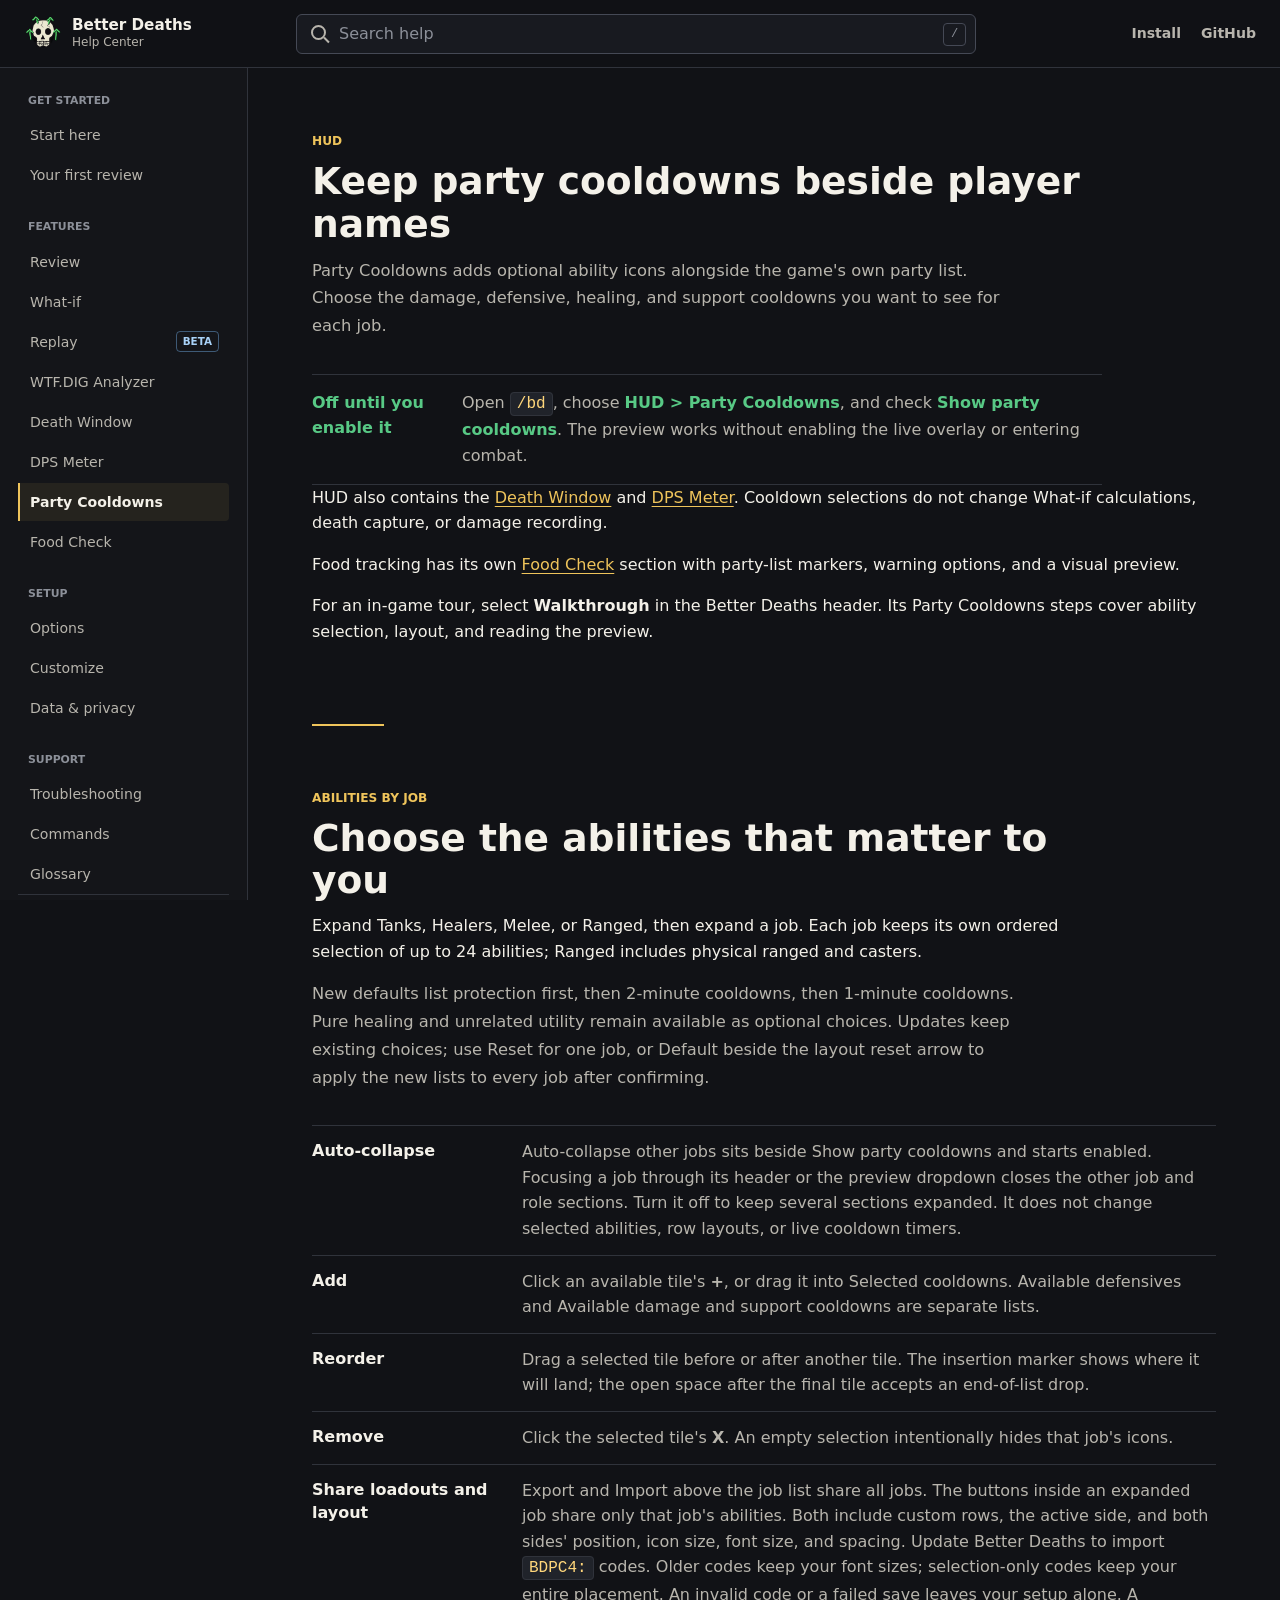
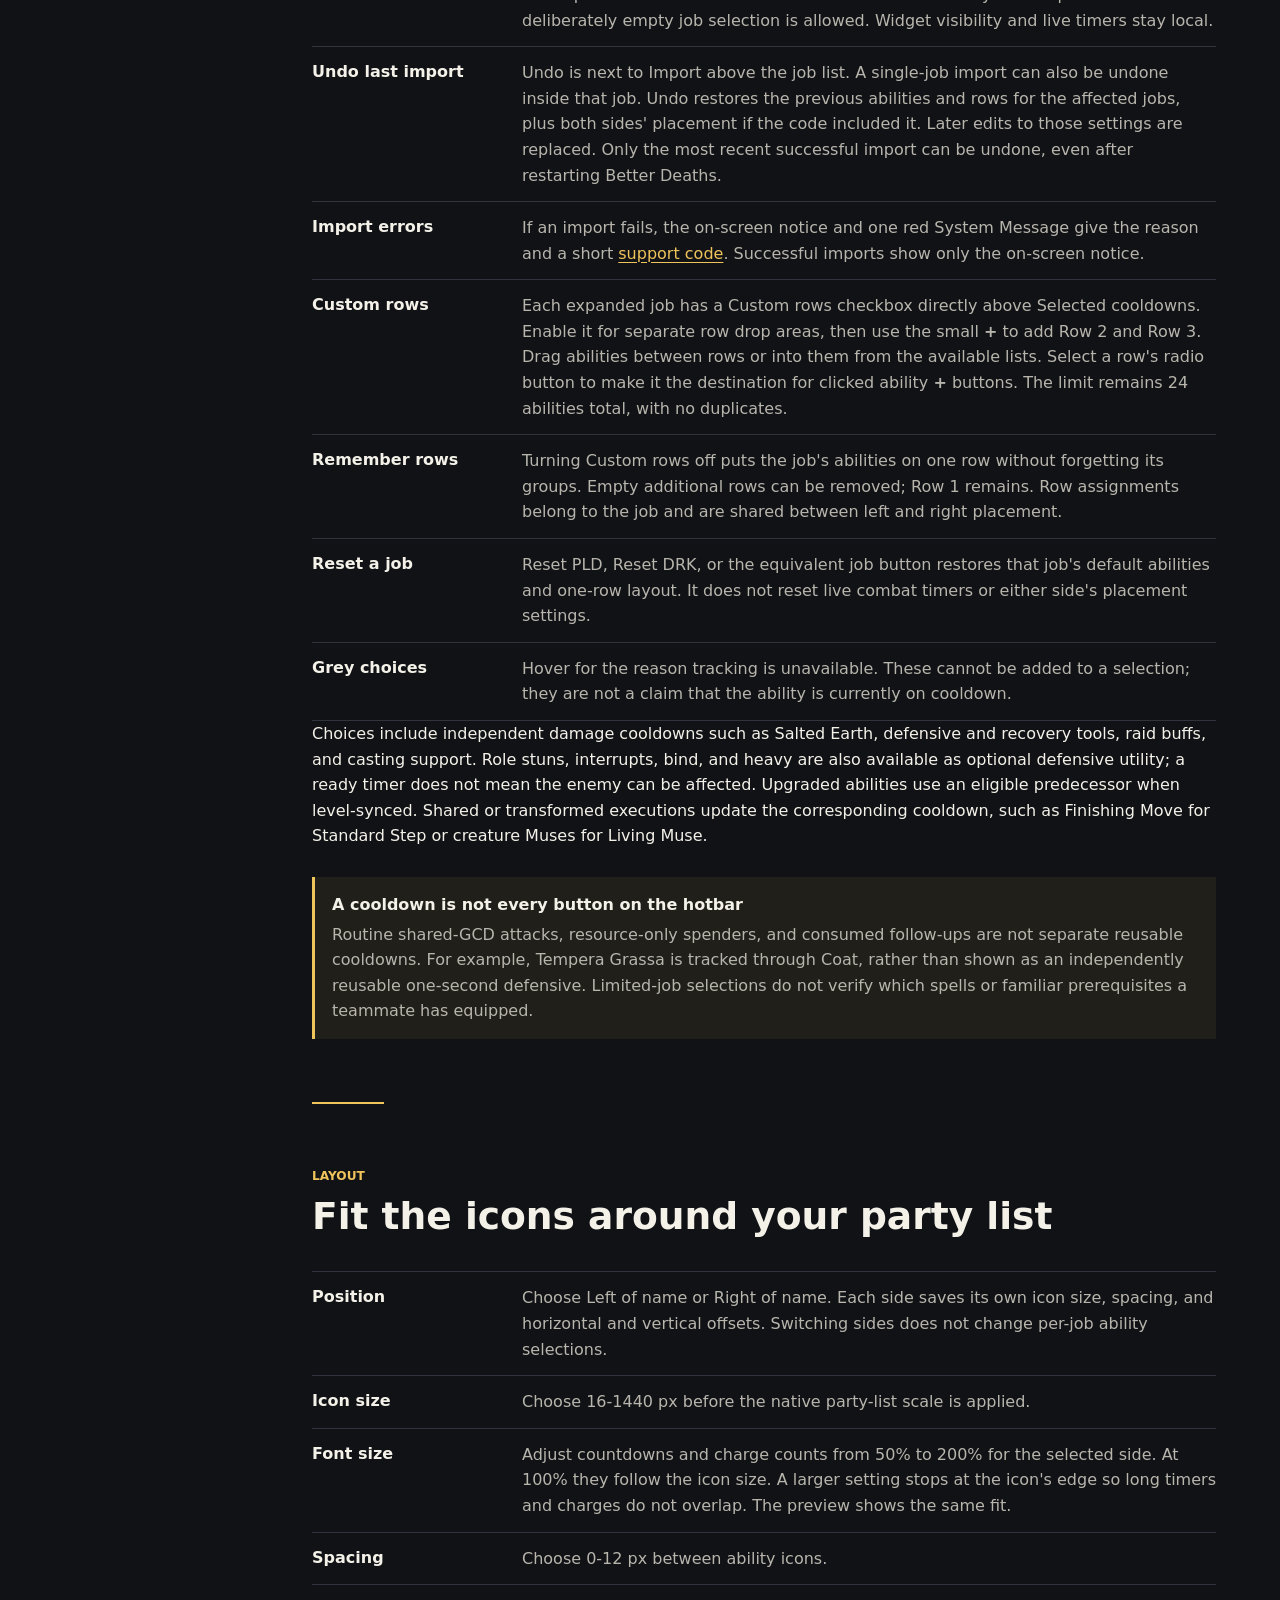
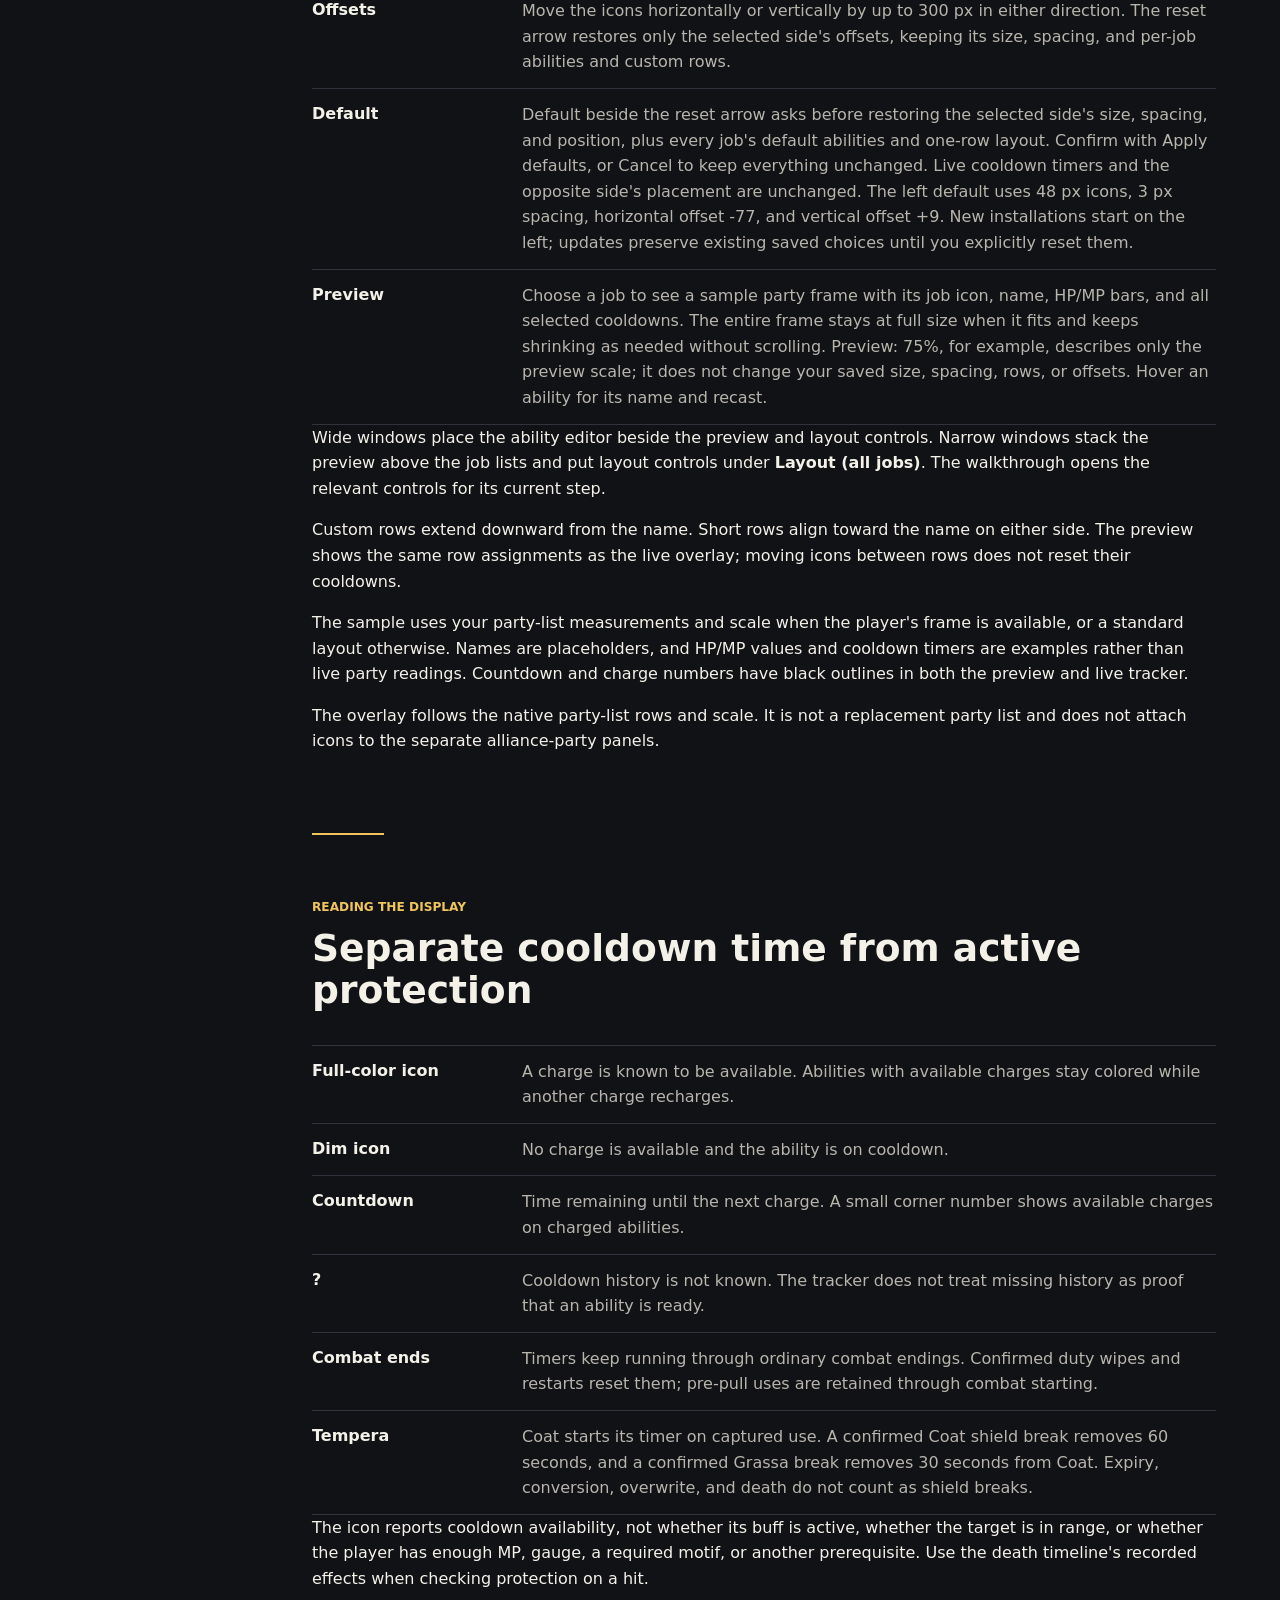
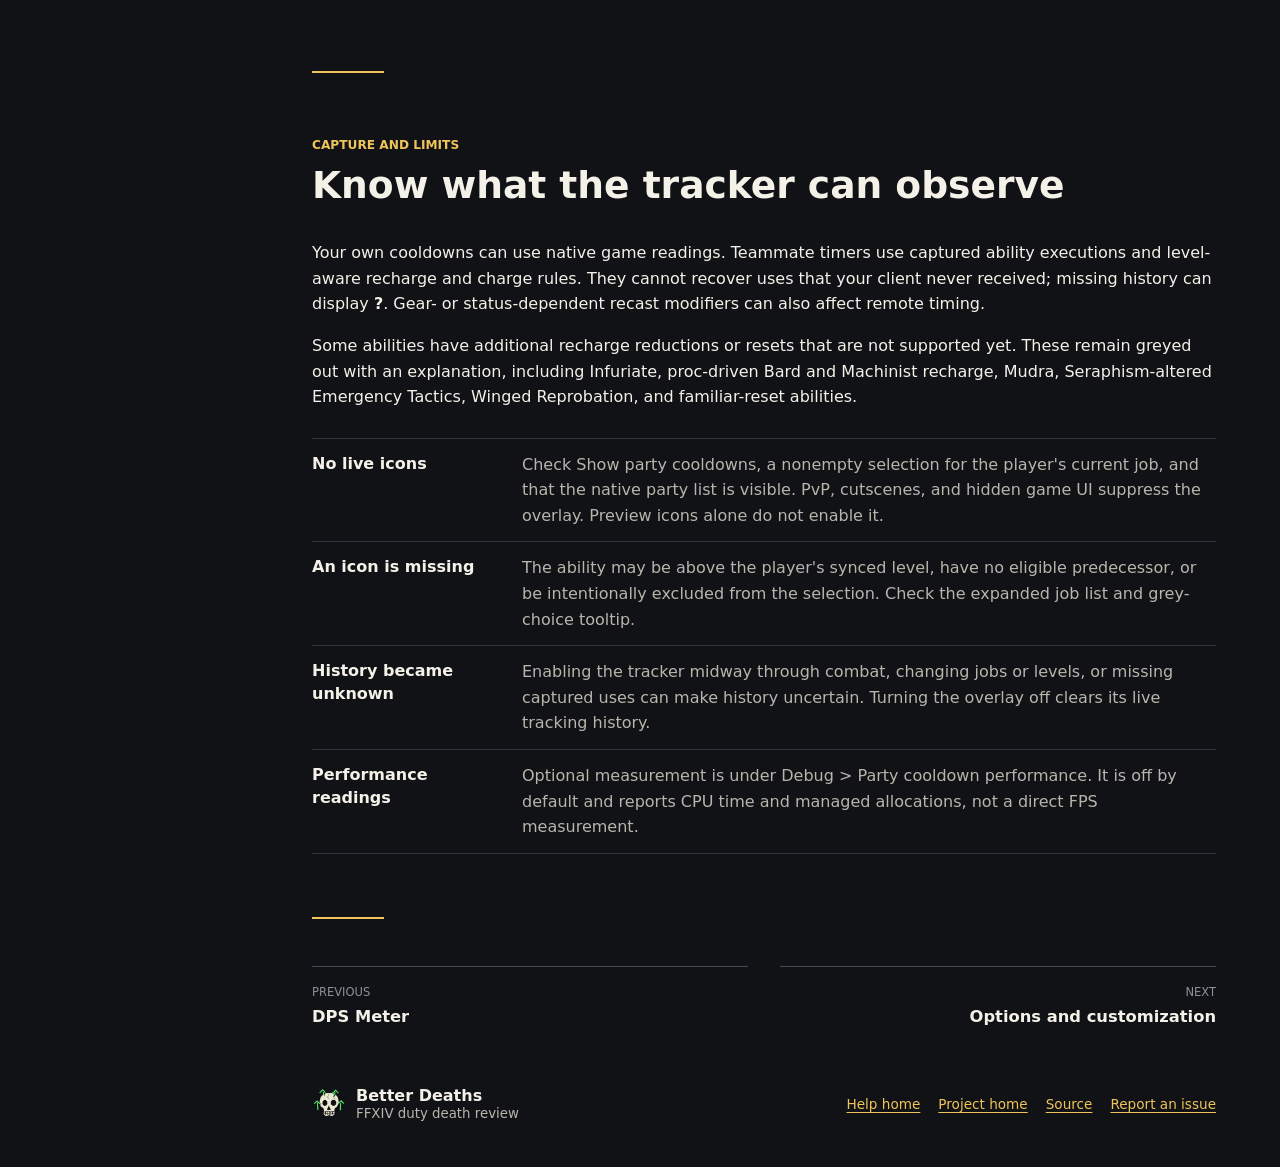
<file: docs/help/cooldowns.html>
<!DOCTYPE html>
<html lang="en">
<head>
  <meta charset="utf-8">
  <meta name="viewport" content="width=device-width, initial-scale=1">
  <title>Party Cooldowns | Better Deaths Help</title>
  <meta name="description" content="Configure party cooldown icons beside the FFXIV party list, choose abilities per job, and understand timers, charges, and limitations.">
  <meta name="robots" content="index, follow">
  <link rel="canonical" href="https://nainaiowo.github.io/better-deaths/help/cooldowns.html">
  <link rel="icon" href="../assets/icon.png" type="image/png">
  <link rel="stylesheet" href="help.css">
  <meta property="og:type" content="website">
  <meta property="og:title" content="Party Cooldowns | Better Deaths Help">
  <meta property="og:description" content="Configure party cooldown icons beside the FFXIV party list, choose abilities per job, and understand timers, charges, and limitations.">
  <meta property="og:url" content="https://nainaiowo.github.io/better-deaths/help/cooldowns.html">
  <meta property="og:image" content="https://nainaiowo.github.io/better-deaths/assets/help-review-lead-up.png">
</head>
<body>
  <a class="skip-link" href="#main-content">Skip to help content</a>

  <header class="site-header">
    <a class="brand" href="../" aria-label="Better Deaths home">
      <img src="../assets/icon.png" alt="">
      <span>
        <strong>Better Deaths</strong>
        <small>Help Center</small>
      </span>
    </a>

    <div class="header-search" role="search" aria-label="Help search">
      <label class="sr-only" for="help-search">Search Better Deaths help</label>
      <span class="search-icon" aria-hidden="true"></span>
      <input id="help-search" type="search" placeholder="Search help" autocomplete="off" aria-controls="search-results" aria-expanded="false">
      <kbd>/</kbd>
      <div id="search-results" class="search-results" hidden></div>
    </div>

    <nav class="header-links" aria-label="Site links">
      <a href="../#install">Install</a>
      <a href="https://github.com/Nainaiowo/better-deaths">GitHub</a>
    </nav>
    <button class="menu-button" type="button" aria-label="Open help navigation" aria-expanded="false" aria-controls="help-sidebar">
      <span></span><span></span><span></span>
    </button>
  </header>

  <div class="help-layout">
    <aside id="help-sidebar" class="sidebar" aria-label="Help topics">
      <nav aria-label="Help topic links">
        <p class="nav-label">Get started</p>
        <a href="index.html#start">Start here</a>
        <a href="index.html#first-review">Your first review</a>
        <p class="nav-label">Features</p>
        <a href="review.html#review">Review</a>
        <a href="review.html#what-if">What-if</a>
        <a href="replay.html#replay">Replay <span class="nav-badge">Beta</span></a>
        <a href="analyzer.html#analyzer">WTF.DIG Analyzer</a>
        <a href="widget.html#current-pull">Death Window</a>
        <a href="meter.html#meter">DPS Meter</a>
        <a href="cooldowns.html#party-cooldowns">Party Cooldowns</a>
        <a href="foodcheck.html#food-check">Food Check</a>
        <p class="nav-label">Setup</p>
        <a href="settings.html#options">Options</a>
        <a href="settings.html#customize">Customize</a>
        <a href="settings.html#data">Data &amp; privacy</a>
        <p class="nav-label">Support</p>
        <a href="troubleshooting.html#troubleshooting">Troubleshooting</a>
        <a href="troubleshooting.html#commands">Commands</a>
        <a href="troubleshooting.html#glossary">Glossary</a>
      </nav>
      <div class="sidebar-support">
        <strong>Still stuck?</strong>
        <p>Report the pull number and what you expected to see.</p>
        <a href="https://github.com/Nainaiowo/better-deaths/issues">Open an issue</a>
      </div>
    </aside>

    <main id="main-content">
      <section id="party-cooldowns" class="guide-section searchable" data-search-title="Party Cooldowns" data-search-keywords="hud party cooldown tracker enable native party list abilities jobs overlay">
        <div class="section-heading">
          <p class="eyebrow">HUD</p>
          <h1 class="page-title">Keep party cooldowns beside player names</h1>
          <p>Party Cooldowns adds optional ability icons alongside the game's own party list. Choose the damage, defensive, healing, and support cooldowns you want to see for each job.</p>
        </div>
        <div class="scope-note" role="note">
          <strong>Off until you enable it</strong>
          <span>Open <code>/bd</code>, choose <strong>HUD &gt; Party Cooldowns</strong>, and check <strong>Show party cooldowns</strong>. The preview works without enabling the live overlay or entering combat.</span>
        </div>
        <p>HUD also contains the <a href="widget.html#current-pull">Death Window</a> and <a href="meter.html#meter">DPS Meter</a>. Cooldown selections do not change What-if calculations, death capture, or damage recording.</p>
        <p>Food tracking has its own <a href="foodcheck.html#food-check">Food Check</a> section with party-list markers, warning options, and a visual preview.</p>
        <p>For an in-game tour, select <strong>Walkthrough</strong> in the Better Deaths header. Its Party Cooldowns steps cover ability selection, layout, and reading the preview.</p>
      </section>

      <section id="cooldown-choices" class="guide-section searchable" data-search-title="Choose cooldowns by job" data-search-keywords="role tank healer melee ranged job class damage mitigation defensive burst salted earth living muse selected plus remove drag reorder reset custom rows row one two three export import undo restore share code">
        <div class="section-heading">
          <p class="eyebrow">Abilities by job</p>
          <h2>Choose the abilities that matter to you</h2>
          <p>Expand Tanks, Healers, Melee, or Ranged, then expand a job. Each job keeps its own ordered selection of up to 24 abilities; Ranged includes physical ranged and casters.</p>
          <p>New defaults list protection first, then 2-minute cooldowns, then 1-minute cooldowns. Pure healing and unrelated utility remain available as optional choices. Updates keep existing choices; use Reset for one job, or Default beside the layout reset arrow to apply the new lists to every job after confirming.</p>
        </div>
        <div class="setting-table labeled">
          <div class="setting-row"><strong>Auto-collapse</strong><span>Auto-collapse other jobs sits beside Show party cooldowns and starts enabled. Focusing a job through its header or the preview dropdown closes the other job and role sections. Turn it off to keep several sections expanded. It does not change selected abilities, row layouts, or live cooldown timers.</span></div>
          <div class="setting-row"><strong>Add</strong><span>Click an available tile's <strong>+</strong>, or drag it into Selected cooldowns. Available defensives and Available damage and support cooldowns are separate lists.</span></div>
          <div class="setting-row"><strong>Reorder</strong><span>Drag a selected tile before or after another tile. The insertion marker shows where it will land; the open space after the final tile accepts an end-of-list drop.</span></div>
          <div class="setting-row"><strong>Remove</strong><span>Click the selected tile's <strong>X</strong>. An empty selection intentionally hides that job's icons.</span></div>
          <div class="setting-row"><strong>Share loadouts and layout</strong><span>Export and Import above the job list share all jobs. The buttons inside an expanded job share only that job's abilities. Both include custom rows, the active side, and both sides' position, icon size, font size, and spacing. Update Better Deaths to import <code>BDPC4:</code> codes. Older codes keep your font sizes; selection-only codes keep your entire placement. An invalid code or a failed save leaves your setup alone. A deliberately empty job selection is allowed. Widget visibility and live timers stay local.</span></div>
          <div class="setting-row"><strong>Undo last import</strong><span>Undo is next to Import above the job list. A single-job import can also be undone inside that job. Undo restores the previous abilities and rows for the affected jobs, plus both sides' placement if the code included it. Later edits to those settings are replaced. Only the most recent successful import can be undone, even after restarting Better Deaths.</span></div>
          <div class="setting-row"><strong>Import errors</strong><span>If an import fails, the on-screen notice and one red System Message give the reason and a short <a href="troubleshooting.html#cooldown-import-errors">support code</a>. Successful imports show only the on-screen notice.</span></div>
          <div class="setting-row"><strong>Custom rows</strong><span>Each expanded job has a Custom rows checkbox directly above Selected cooldowns. Enable it for separate row drop areas, then use the small <strong>+</strong> to add Row 2 and Row 3. Drag abilities between rows or into them from the available lists. Select a row's radio button to make it the destination for clicked ability <strong>+</strong> buttons. The limit remains 24 abilities total, with no duplicates.</span></div>
          <div class="setting-row"><strong>Remember rows</strong><span>Turning Custom rows off puts the job's abilities on one row without forgetting its groups. Empty additional rows can be removed; Row 1 remains. Row assignments belong to the job and are shared between left and right placement.</span></div>
          <div class="setting-row"><strong>Reset a job</strong><span>Reset PLD, Reset DRK, or the equivalent job button restores that job's default abilities and one-row layout. It does not reset live combat timers or either side's placement settings.</span></div>
          <div class="setting-row"><strong>Grey choices</strong><span>Hover for the reason tracking is unavailable. These cannot be added to a selection; they are not a claim that the ability is currently on cooldown.</span></div>
        </div>
        <p>Choices include independent damage cooldowns such as Salted Earth, defensive and recovery tools, raid buffs, and casting support. Role stuns, interrupts, bind, and heavy are also available as optional defensive utility; a ready timer does not mean the enemy can be affected. Upgraded abilities use an eligible predecessor when level-synced. Shared or transformed executions update the corresponding cooldown, such as Finishing Move for Standard Step or creature Muses for Living Muse.</p>
        <div class="caution-note" role="note">
          <strong>A cooldown is not every button on the hotbar</strong>
          <p>Routine shared-GCD attacks, resource-only spenders, and consumed follow-ups are not separate reusable cooldowns. For example, Tempera Grassa is tracked through Coat, rather than shown as an independently reusable one-second defensive. Limited-job selections do not verify which spells or familiar prerequisites a teammate has equipped.</p>
        </div>
      </section>

      <section id="cooldown-layout" class="guide-section searchable" data-search-title="Party cooldown layout and preview" data-search-keywords="left right name position layout icon font size timer charge count spacing offset 1440 pixels preview outside combat narrow window">
        <div class="section-heading">
          <p class="eyebrow">Layout</p>
          <h2>Fit the icons around your party list</h2>
        </div>
        <div class="setting-table labeled">
          <div class="setting-row"><strong>Position</strong><span>Choose Left of name or Right of name. Each side saves its own icon size, spacing, and horizontal and vertical offsets. Switching sides does not change per-job ability selections.</span></div>
          <div class="setting-row"><strong>Icon size</strong><span>Choose 16-1440 px before the native party-list scale is applied.</span></div>
          <div class="setting-row"><strong>Font size</strong><span>Adjust countdowns and charge counts from 50% to 200% for the selected side. At 100% they follow the icon size. A larger setting stops at the icon's edge so long timers and charges do not overlap. The preview shows the same fit.</span></div>
          <div class="setting-row"><strong>Spacing</strong><span>Choose 0-12 px between ability icons.</span></div>
          <div class="setting-row"><strong>Offsets</strong><span>Move the icons horizontally or vertically by up to 300 px in either direction. The reset arrow restores only the selected side's offsets, keeping its size, spacing, and per-job abilities and custom rows.</span></div>
          <div class="setting-row"><strong>Default</strong><span>Default beside the reset arrow asks before restoring the selected side's size, spacing, and position, plus every job's default abilities and one-row layout. Confirm with Apply defaults, or Cancel to keep everything unchanged. Live cooldown timers and the opposite side's placement are unchanged. The left default uses 48 px icons, 3 px spacing, horizontal offset -77, and vertical offset +9. New installations start on the left; updates preserve existing saved choices until you explicitly reset them.</span></div>
          <div class="setting-row"><strong>Preview</strong><span>Choose a job to see a sample party frame with its job icon, name, HP/MP bars, and all selected cooldowns. The entire frame stays at full size when it fits and keeps shrinking as needed without scrolling. Preview: 75%, for example, describes only the preview scale; it does not change your saved size, spacing, rows, or offsets. Hover an ability for its name and recast.</span></div>
        </div>
        <p>Wide windows place the ability editor beside the preview and layout controls. Narrow windows stack the preview above the job lists and put layout controls under <strong>Layout (all jobs)</strong>. The walkthrough opens the relevant controls for its current step.</p>
        <p>Custom rows extend downward from the name. Short rows align toward the name on either side. The preview shows the same row assignments as the live overlay; moving icons between rows does not reset their cooldowns.</p>
        <p>The sample uses your party-list measurements and scale when the player's frame is available, or a standard layout otherwise. Names are placeholders, and HP/MP values and cooldown timers are examples rather than live party readings. Countdown and charge numbers have black outlines in both the preview and live tracker.</p>
        <p>The overlay follows the native party-list rows and scale. It is not a replacement party list and does not attach icons to the separate alliance-party panels.</p>
      </section>

      <section id="cooldown-timers" class="guide-section searchable" data-search-title="Read party cooldown timers" data-search-keywords="ready dim countdown charges question mark unknown timer death wipe reset tempera coat grassa shield break">
        <div class="section-heading">
          <p class="eyebrow">Reading the display</p>
          <h2>Separate cooldown time from active protection</h2>
        </div>
        <div class="setting-table labeled">
          <div class="setting-row"><strong>Full-color icon</strong><span>A charge is known to be available. Abilities with available charges stay colored while another charge recharges.</span></div>
          <div class="setting-row"><strong>Dim icon</strong><span>No charge is available and the ability is on cooldown.</span></div>
          <div class="setting-row"><strong>Countdown</strong><span>Time remaining until the next charge. A small corner number shows available charges on charged abilities.</span></div>
          <div class="setting-row"><strong>?</strong><span>Cooldown history is not known. The tracker does not treat missing history as proof that an ability is ready.</span></div>
          <div class="setting-row"><strong>Combat ends</strong><span>Timers keep running through ordinary combat endings. Confirmed duty wipes and restarts reset them; pre-pull uses are retained through combat starting.</span></div>
          <div class="setting-row"><strong>Tempera</strong><span>Coat starts its timer on captured use. A confirmed Coat shield break removes 60 seconds, and a confirmed Grassa break removes 30 seconds from Coat. Expiry, conversion, overwrite, and death do not count as shield breaks.</span></div>
        </div>
        <p>The icon reports cooldown availability, not whether its buff is active, whether the target is in range, or whether the player has enough MP, gauge, a required motif, or another prerequisite. Use the death timeline's recorded effects when checking protection on a hit.</p>
      </section>

      <section id="cooldown-limits" class="guide-section searchable" data-search-title="Party cooldown limitations and troubleshooting" data-search-keywords="missing icons blinking unavailable conditional infuriate mudra bloodletter overheated winged reprobation seraphism performance debug">
        <div class="section-heading">
          <p class="eyebrow">Capture and limits</p>
          <h2>Know what the tracker can observe</h2>
        </div>
        <p>Your own cooldowns can use native game readings. Teammate timers use captured ability executions and level-aware recharge and charge rules. They cannot recover uses that your client never received; missing history can display <strong>?</strong>. Gear- or status-dependent recast modifiers can also affect remote timing.</p>
        <p>Some abilities have additional recharge reductions or resets that are not supported yet. These remain greyed out with an explanation, including Infuriate, proc-driven Bard and Machinist recharge, Mudra, Seraphism-altered Emergency Tactics, Winged Reprobation, and familiar-reset abilities.</p>
        <div class="setting-table labeled">
          <div class="setting-row"><strong>No live icons</strong><span>Check Show party cooldowns, a nonempty selection for the player's current job, and that the native party list is visible. PvP, cutscenes, and hidden game UI suppress the overlay. Preview icons alone do not enable it.</span></div>
          <div class="setting-row"><strong>An icon is missing</strong><span>The ability may be above the player's synced level, have no eligible predecessor, or be intentionally excluded from the selection. Check the expanded job list and grey-choice tooltip.</span></div>
          <div class="setting-row"><strong>History became unknown</strong><span>Enabling the tracker midway through combat, changing jobs or levels, or missing captured uses can make history uncertain. Turning the overlay off clears its live tracking history.</span></div>
          <div class="setting-row"><strong>Performance readings</strong><span>Optional measurement is under Debug &gt; Party cooldown performance. It is off by default and reports CPU time and managed allocations, not a direct FPS measurement.</span></div>
        </div>
      </section>

      <nav class="page-nav" aria-label="Adjacent help topics">
        <a class="page-nav-link previous" href="meter.html#meter"><small>Previous</small><strong>DPS Meter</strong></a>
        <a class="page-nav-link next" href="settings.html#options"><small>Next</small><strong>Options and customization</strong></a>
      </nav>
      <footer class="help-footer">
        <div>
          <img src="../assets/icon.png" alt="">
          <span><strong>Better Deaths</strong><small>FFXIV duty death review</small></span>
        </div>
        <nav aria-label="Footer links">
          <a href="index.html#start">Help home</a>
          <a href="../">Project home</a>
          <a href="https://github.com/Nainaiowo/better-deaths">Source</a>
          <a href="https://github.com/Nainaiowo/better-deaths/issues">Report an issue</a>
        </nav>
      </footer>    </main>
  </div>

  <script src="help.js"></script>
</body>
</html>
</file>
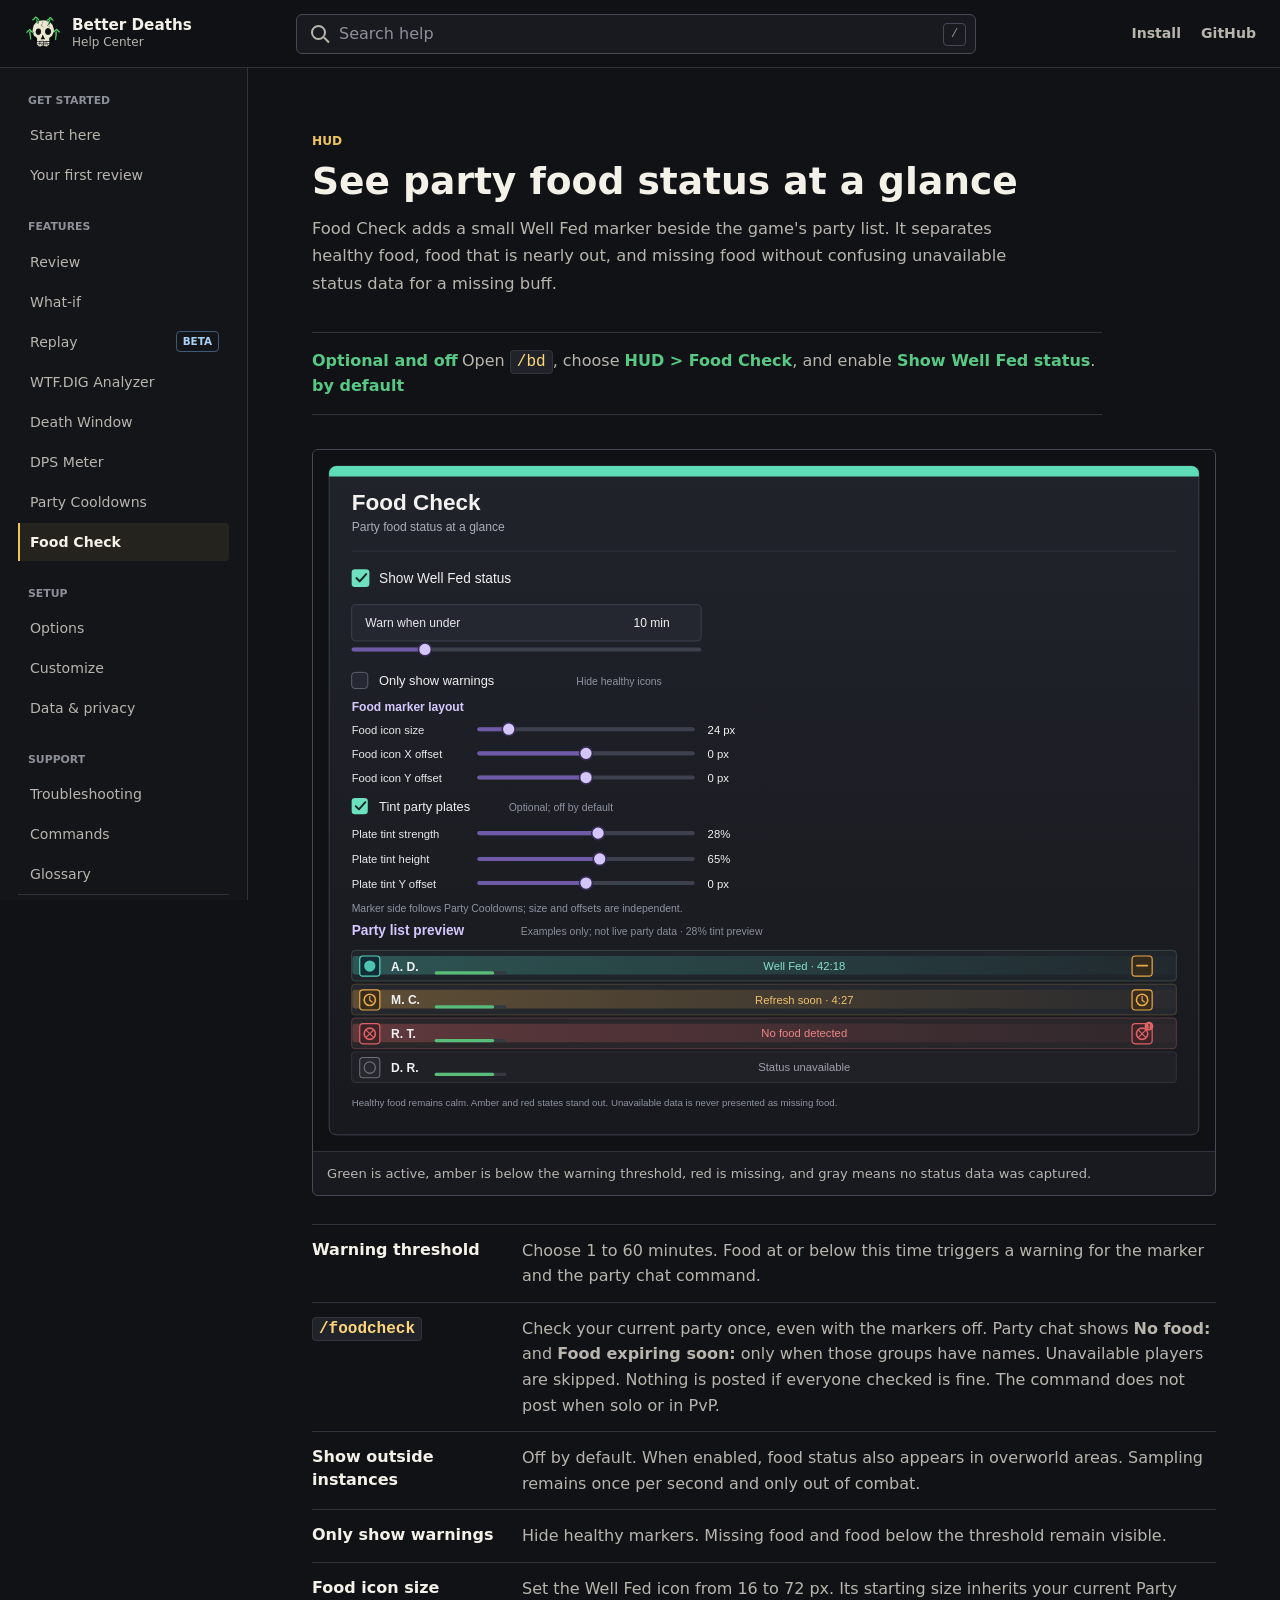
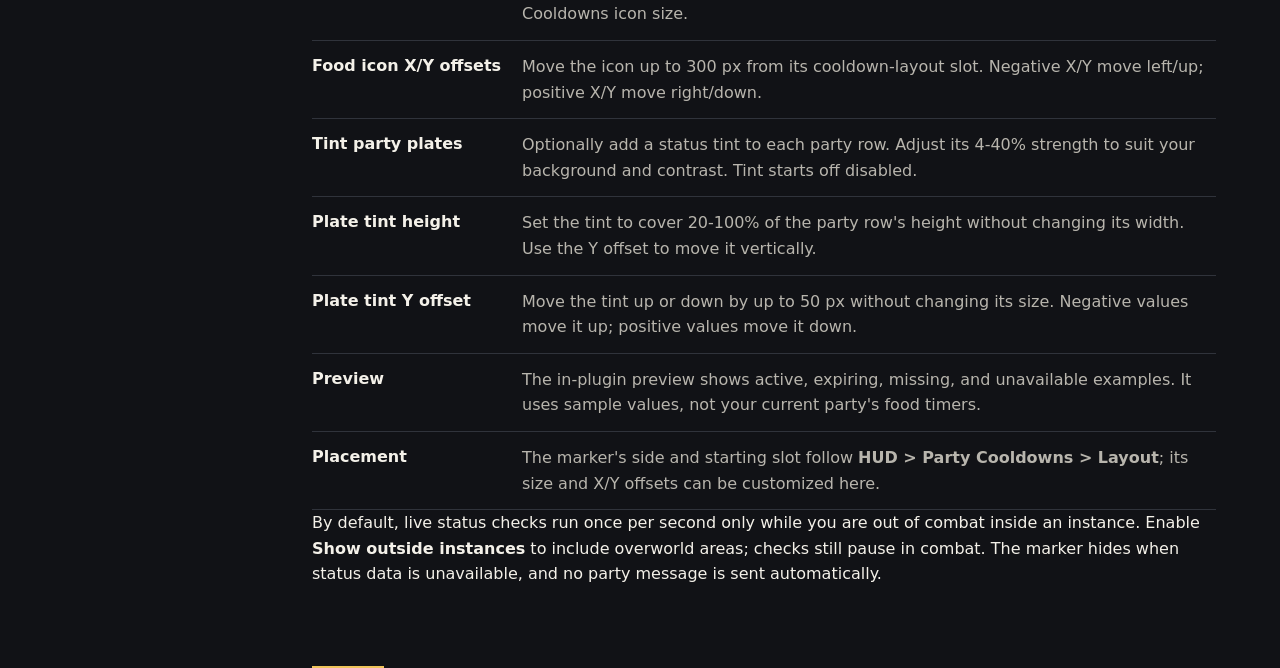
<file: docs/help/foodcheck.html>
<!DOCTYPE html>
<html lang="en">
<head>
  <meta charset="utf-8">
  <meta name="viewport" content="width=device-width, initial-scale=1">
  <title>Food Check | Better Deaths Help</title>
  <meta name="description" content="Check party Well Fed status with a party-list indicator, a warning threshold, and an optional plate tint.">
  <meta name="robots" content="index, follow">
  <link rel="canonical" href="https://nainaiowo.github.io/better-deaths/help/foodcheck.html">
  <link rel="icon" href="../assets/icon.png" type="image/png">
  <link rel="stylesheet" href="help.css">
  <meta property="og:type" content="website">
  <meta property="og:title" content="Food Check | Better Deaths Help">
  <meta property="og:description" content="Check party Well Fed status with a party-list indicator, a warning threshold, and an optional plate tint.">
  <meta property="og:url" content="https://nainaiowo.github.io/better-deaths/help/foodcheck.html">
  <meta property="og:image" content="https://nainaiowo.github.io/better-deaths/assets/food-check-states.svg">
</head>
<body>
  <a class="skip-link" href="#main-content">Skip to help content</a>
  <header class="site-header">
    <a class="brand" href="../" aria-label="Better Deaths home">
      <img src="../assets/icon.png" alt="">
      <span><strong>Better Deaths</strong><small>Help Center</small></span>
    </a>
    <div class="header-search" role="search" aria-label="Help search">
      <label class="sr-only" for="help-search">Search Better Deaths help</label>
      <span class="search-icon" aria-hidden="true"></span>
      <input id="help-search" type="search" placeholder="Search help" autocomplete="off" aria-controls="search-results" aria-expanded="false">
      <kbd>/</kbd>
      <div id="search-results" class="search-results" hidden></div>
    </div>
    <nav class="header-links" aria-label="Site links">
      <a href="../#install">Install</a>
      <a href="https://github.com/Nainaiowo/better-deaths">GitHub</a>
    </nav>
    <button class="menu-button" type="button" aria-label="Open help navigation" aria-expanded="false" aria-controls="help-sidebar">
      <span></span><span></span><span></span>
    </button>
  </header>
  <div class="help-layout">
    <aside id="help-sidebar" class="sidebar" aria-label="Help topics">
      <nav aria-label="Help topic links">
        <p class="nav-label">Get started</p>
        <a href="index.html#start">Start here</a>
        <a href="index.html#first-review">Your first review</a>
        <p class="nav-label">Features</p>
        <a href="review.html#review">Review</a>
        <a href="review.html#what-if">What-if</a>
        <a href="replay.html#replay">Replay <span class="nav-badge">Beta</span></a>
        <a href="analyzer.html#analyzer">WTF.DIG Analyzer</a>
        <a href="widget.html#current-pull">Death Window</a>
        <a href="meter.html#meter">DPS Meter</a>
        <a href="cooldowns.html#party-cooldowns">Party Cooldowns</a>
        <a href="foodcheck.html#food-check" aria-current="page">Food Check</a>
        <p class="nav-label">Setup</p>
        <a href="settings.html#options">Options</a>
        <a href="settings.html#customize">Customize</a>
        <a href="settings.html#data">Data &amp; privacy</a>
        <p class="nav-label">Support</p>
        <a href="troubleshooting.html#troubleshooting">Troubleshooting</a>
        <a href="troubleshooting.html#commands">Commands</a>
        <a href="troubleshooting.html#glossary">Glossary</a>
      </nav>
      <div class="sidebar-support">
        <strong>Still stuck?</strong>
        <p>Report the pull number and what you expected to see.</p>
        <a href="https://github.com/Nainaiowo/better-deaths/issues">Open an issue</a>
      </div>
    </aside>
    <main id="main-content">
      <section id="food-check" class="guide-section searchable" data-search-title="Food Check" data-search-keywords="food well fed party list icon size icon offset x offset y offset plate tint overlay warning threshold overworld outside instances out of combat">
        <div class="section-heading">
          <p class="eyebrow">HUD</p>
          <h1 class="page-title">See party food status at a glance</h1>
          <p>Food Check adds a small Well Fed marker beside the game's party list. It separates healthy food, food that is nearly out, and missing food without confusing unavailable status data for a missing buff.</p>
        </div>
        <div class="scope-note" role="note">
          <strong>Optional and off by default</strong>
          <span>Open <code>/bd</code>, choose <strong>HUD &gt; Food Check</strong>, and enable <strong>Show Well Fed status</strong>.</span>
        </div>
        <figure class="guide-figure">
          <img src="../assets/food-check-states.svg" alt="Food Check settings with independent food icon size and X/Y offsets, tint height and Y offset controls, alongside party rows showing active, expiring, missing, and unavailable food states">
          <figcaption>Green is active, amber is below the warning threshold, red is missing, and gray means no status data was captured.</figcaption>
        </figure>
        <div class="setting-table labeled">
          <div class="setting-row"><strong>Warning threshold</strong><span>Choose 1 to 60 minutes. Food at or below this time triggers a warning for the marker and the party chat command.</span></div>
          <div class="setting-row"><strong><code>/foodcheck</code></strong><span>Check your current party once, even with the markers off. Party chat shows <strong>No food:</strong> and <strong>Food expiring soon:</strong> only when those groups have names. Unavailable players are skipped. Nothing is posted if everyone checked is fine. The command does not post when solo or in PvP.</span></div>
          <div class="setting-row"><strong>Show outside instances</strong><span>Off by default. When enabled, food status also appears in overworld areas. Sampling remains once per second and only out of combat.</span></div>
          <div class="setting-row"><strong>Only show warnings</strong><span>Hide healthy markers. Missing food and food below the threshold remain visible.</span></div>
          <div class="setting-row"><strong>Food icon size</strong><span>Set the Well Fed icon from 16 to 72 px. Its starting size inherits your current Party Cooldowns icon size.</span></div>
          <div class="setting-row"><strong>Food icon X/Y offsets</strong><span>Move the icon up to 300 px from its cooldown-layout slot. Negative X/Y move left/up; positive X/Y move right/down.</span></div>
          <div class="setting-row"><strong>Tint party plates</strong><span>Optionally add a status tint to each party row. Adjust its 4-40% strength to suit your background and contrast. Tint starts off disabled.</span></div>
          <div class="setting-row"><strong>Plate tint height</strong><span>Set the tint to cover 20-100% of the party row's height without changing its width. Use the Y offset to move it vertically.</span></div>
          <div class="setting-row"><strong>Plate tint Y offset</strong><span>Move the tint up or down by up to 50 px without changing its size. Negative values move it up; positive values move it down.</span></div>
          <div class="setting-row"><strong>Preview</strong><span>The in-plugin preview shows active, expiring, missing, and unavailable examples. It uses sample values, not your current party's food timers.</span></div>
          <div class="setting-row"><strong>Placement</strong><span>The marker's side and starting slot follow <strong>HUD &gt; Party Cooldowns &gt; Layout</strong>; its size and X/Y offsets can be customized here.</span></div>
        </div>
        <p>By default, live status checks run once per second only while you are out of combat inside an instance. Enable <strong>Show outside instances</strong> to include overworld areas; checks still pause in combat. The marker hides when status data is unavailable, and no party message is sent automatically.</p>
      </section>
    </main>
  </div>
  <script src="help.js"></script>
</body>
</html>
</file>
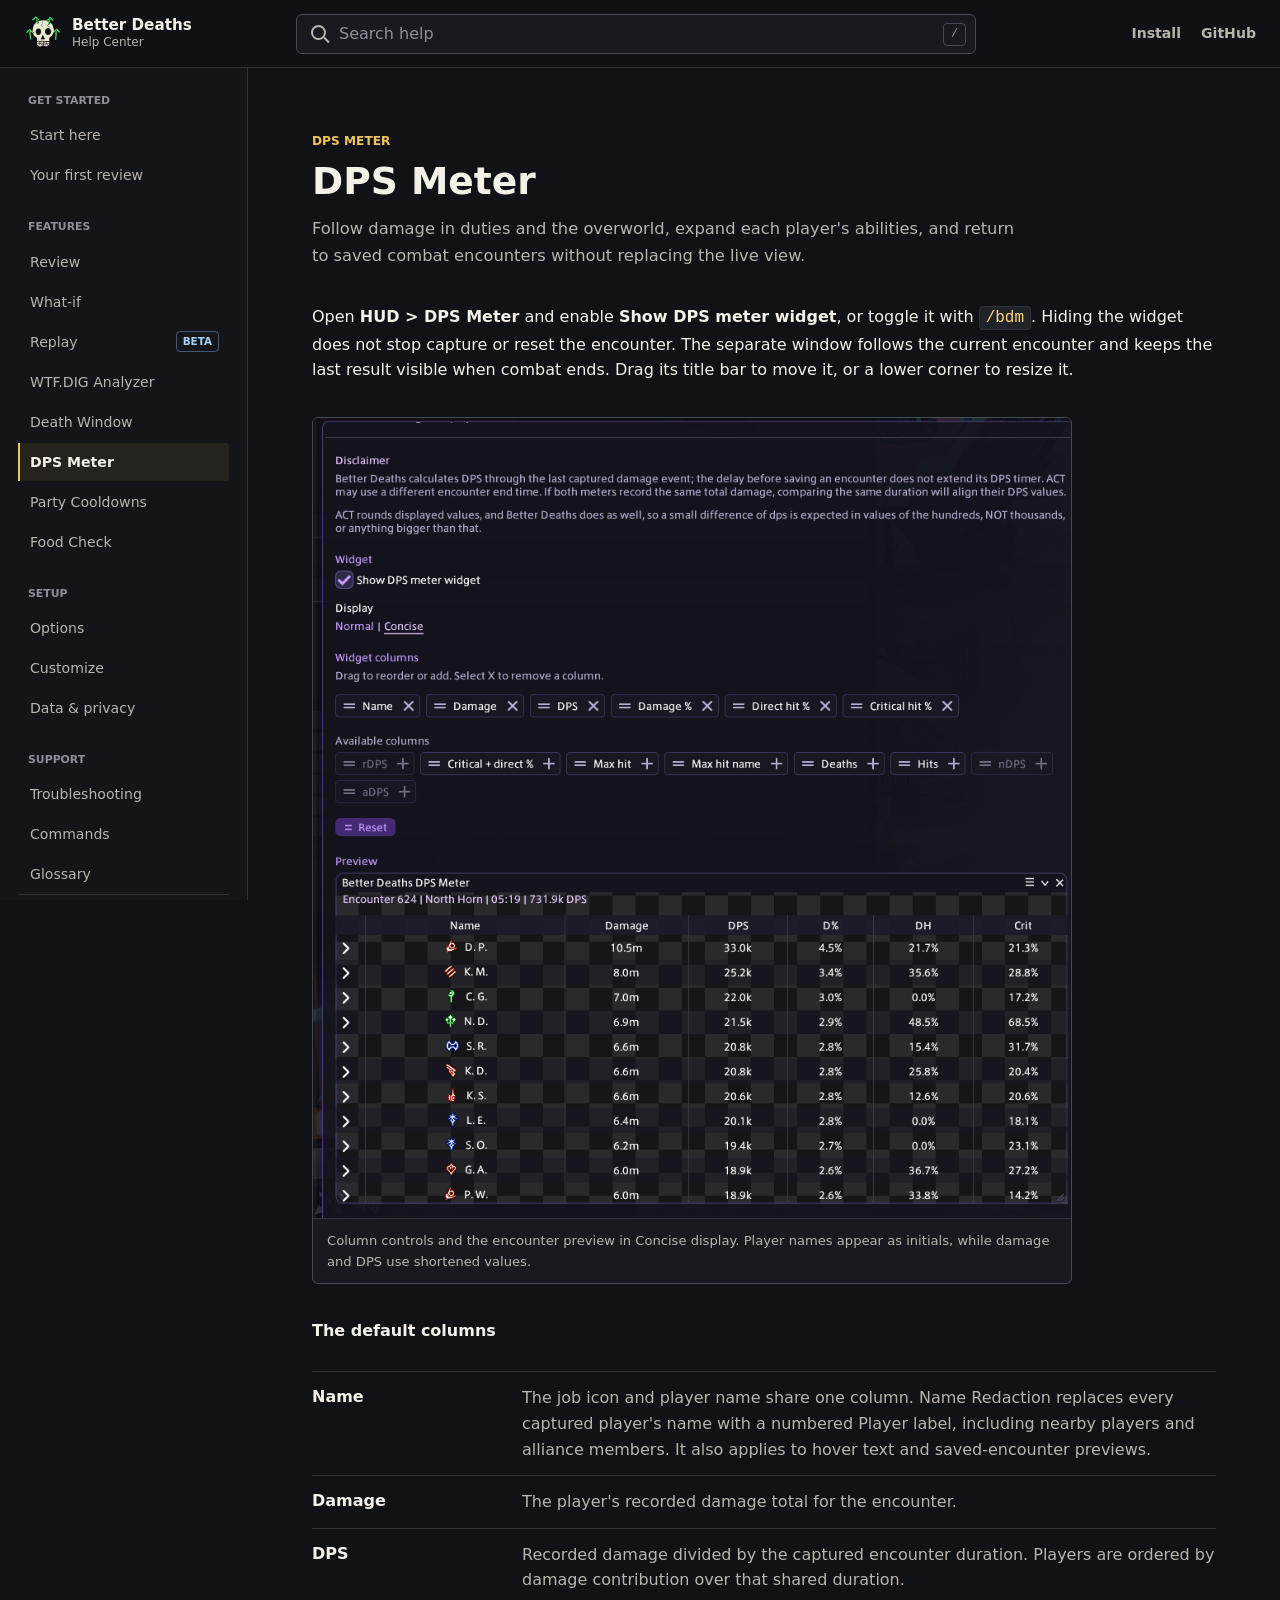
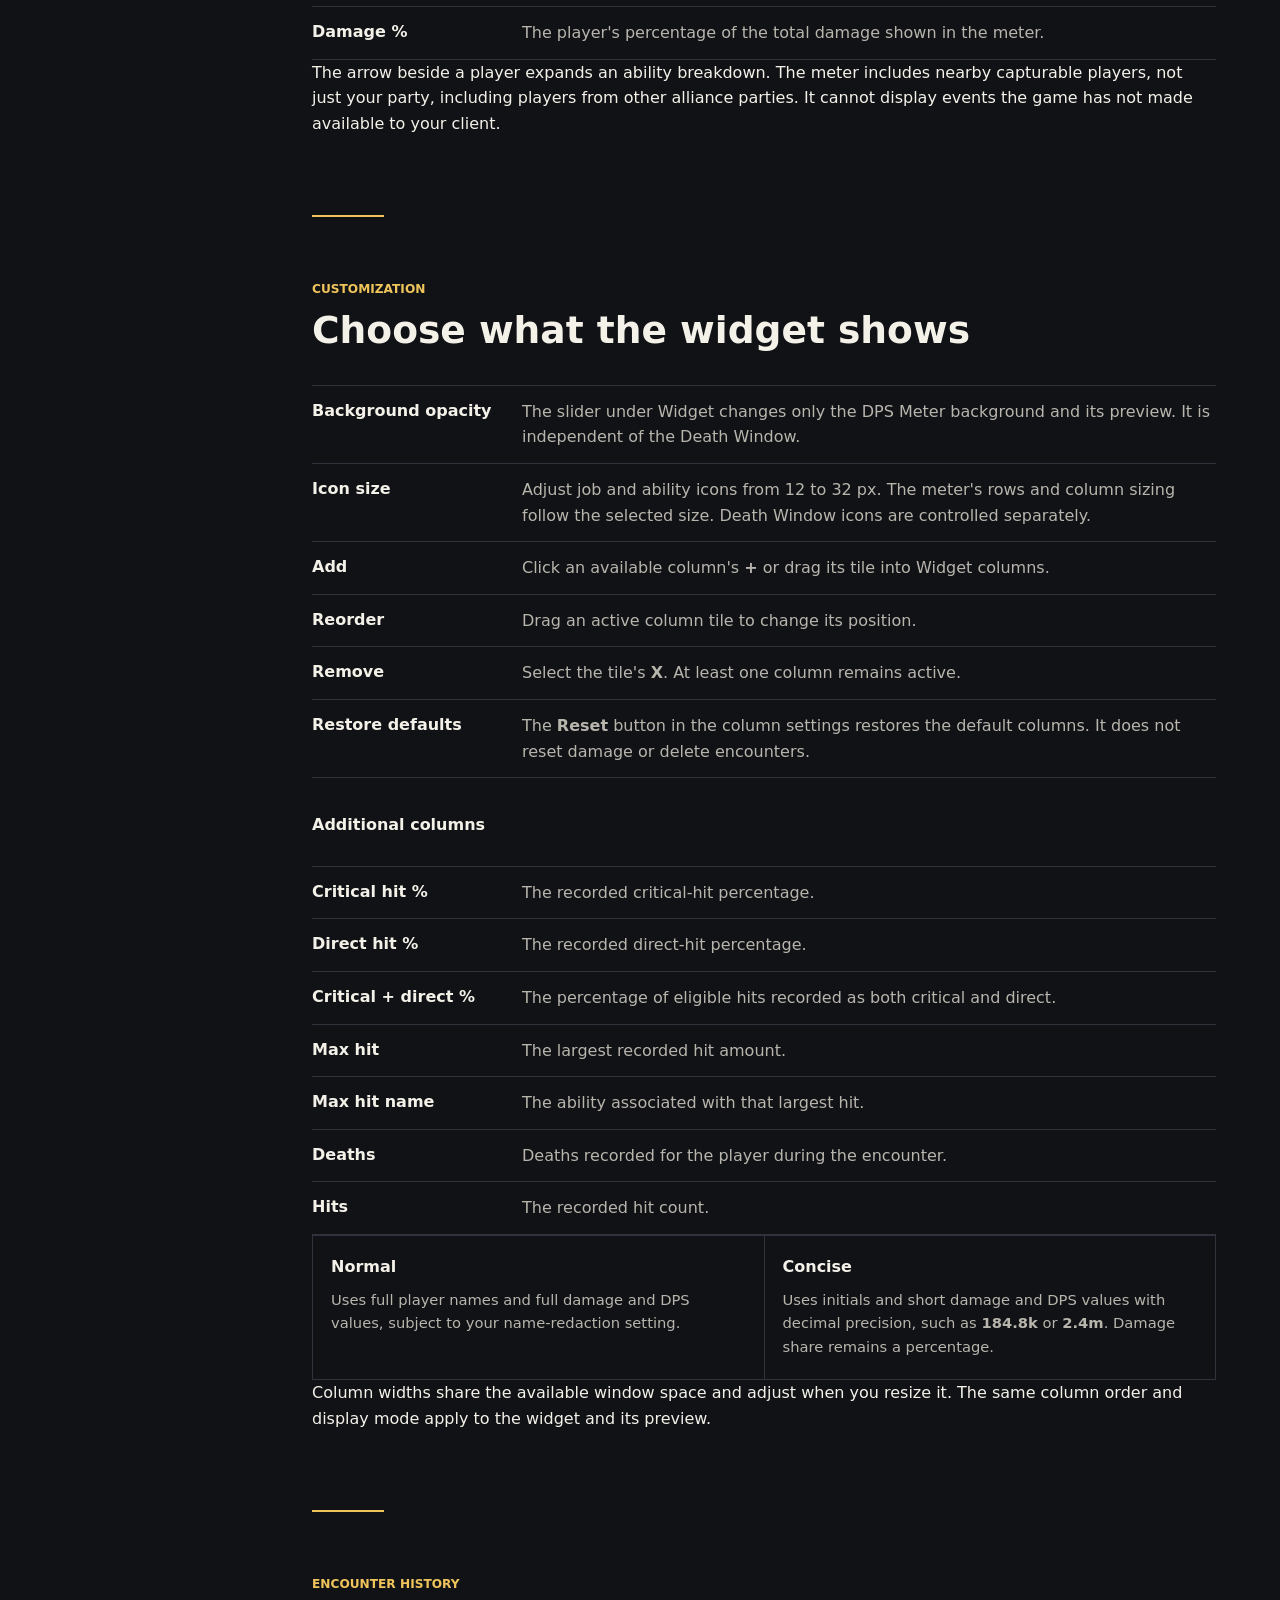
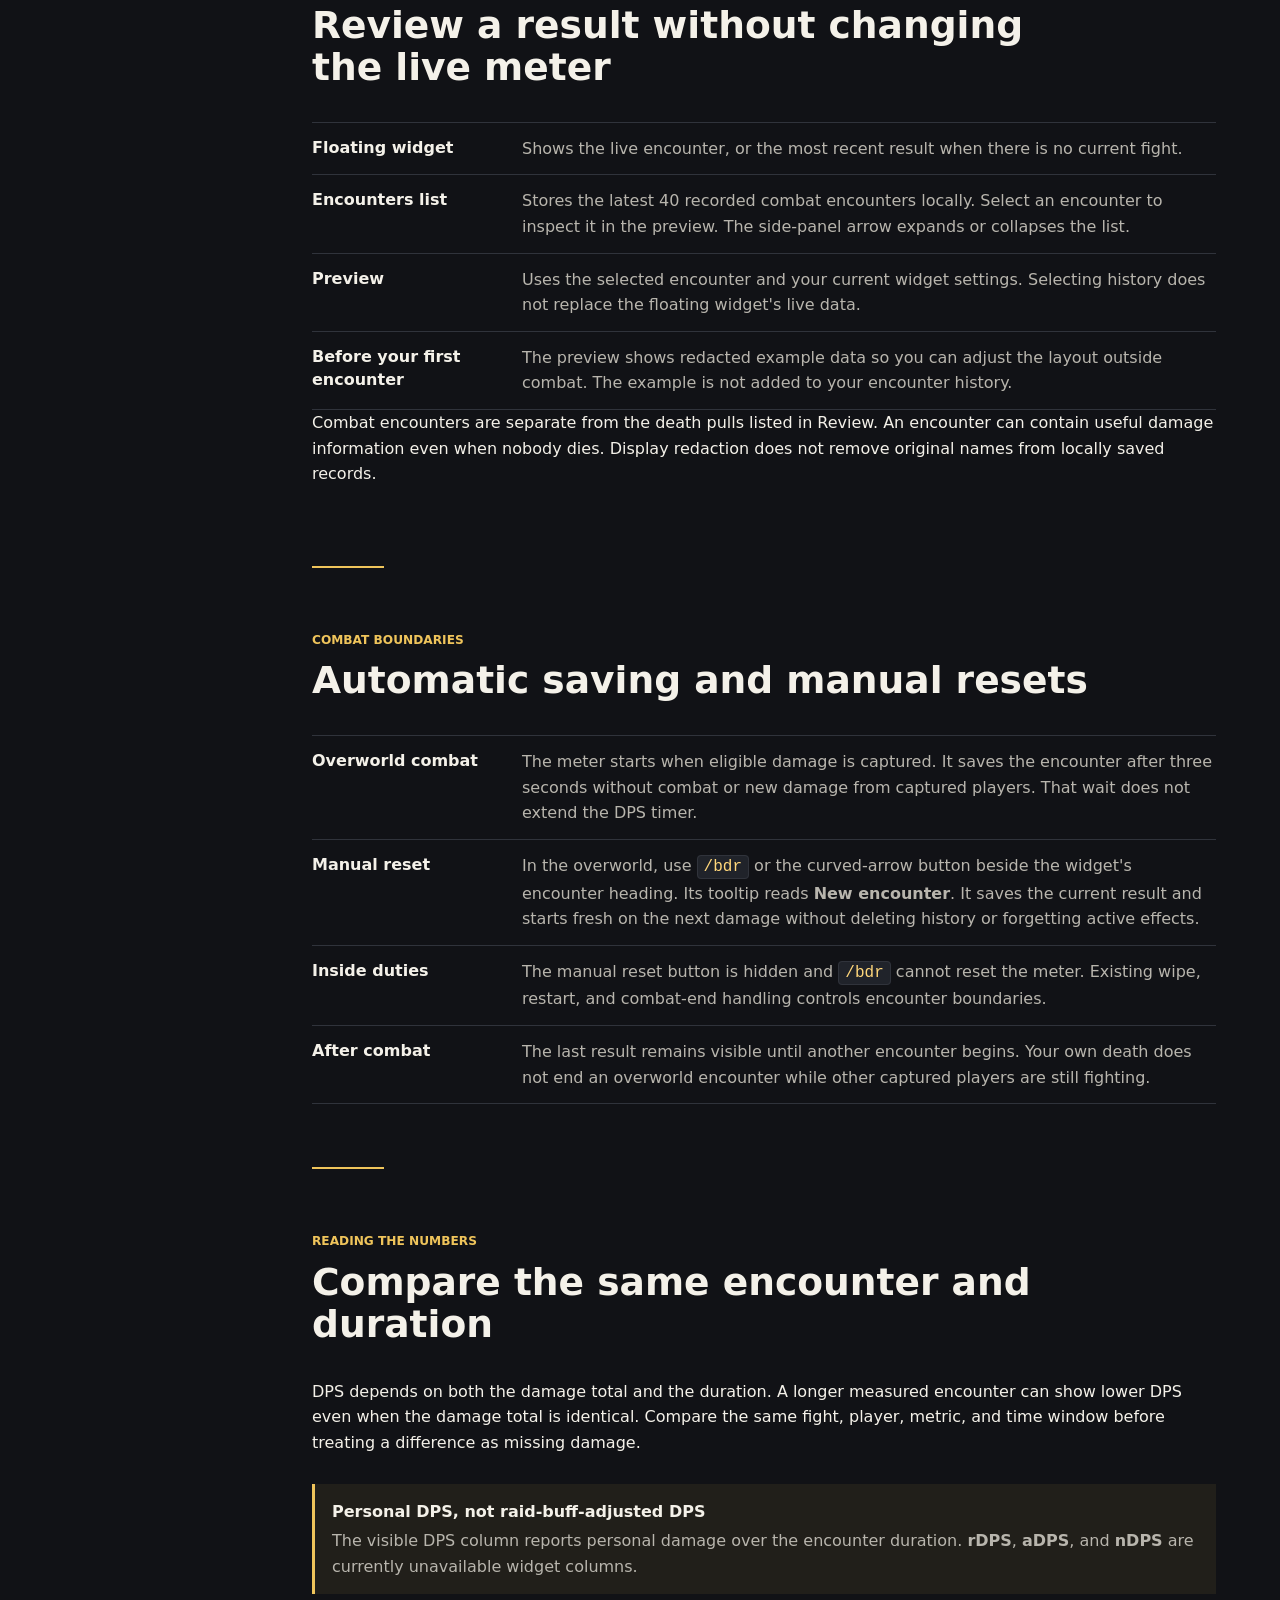
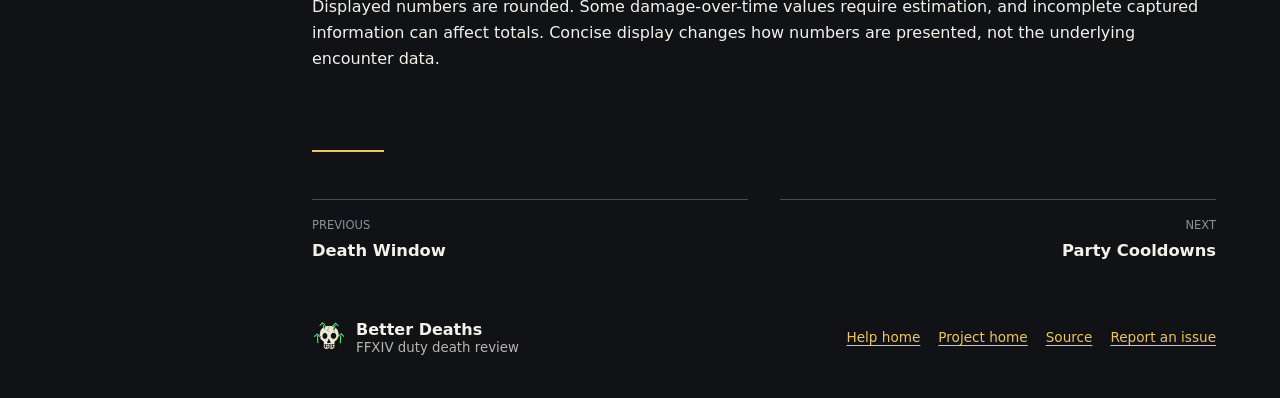
<file: docs/help/meter.html>
<!DOCTYPE html>
<html lang="en">
<head>
  <meta charset="utf-8">
  <meta name="viewport" content="width=device-width, initial-scale=1">
  <title>DPS Meter | Better Deaths Help</title>
  <meta name="description" content="Use the Better Deaths DPS Meter, customize its columns, compare saved combat encounters, and choose Normal or Concise display.">
  <meta name="robots" content="index, follow">
  <link rel="canonical" href="https://nainaiowo.github.io/better-deaths/help/meter.html">
  <link rel="icon" href="../assets/icon.png" type="image/png">
  <link rel="stylesheet" href="help.css">
  <meta property="og:type" content="website">
  <meta property="og:title" content="DPS Meter | Better Deaths Help">
  <meta property="og:description" content="Live damage, configurable columns, and saved encounters in Better Deaths.">
  <meta property="og:url" content="https://nainaiowo.github.io/better-deaths/help/meter.html">
</head>
<body>
  <a class="skip-link" href="#main-content">Skip to help content</a>

  <header class="site-header">
    <a class="brand" href="../" aria-label="Better Deaths home">
      <img src="../assets/icon.png" alt="">
      <span><strong>Better Deaths</strong><small>Help Center</small></span>
    </a>
    <div class="header-search" role="search" aria-label="Help search">
      <label class="sr-only" for="help-search">Search Better Deaths help</label>
      <span class="search-icon" aria-hidden="true"></span>
      <input id="help-search" type="search" placeholder="Search help" autocomplete="off" aria-controls="search-results" aria-expanded="false">
      <kbd>/</kbd>
      <div id="search-results" class="search-results" hidden></div>
    </div>
    <nav class="header-links" aria-label="Site links">
      <a href="../#install">Install</a>
      <a href="https://github.com/Nainaiowo/better-deaths">GitHub</a>
    </nav>
    <button class="menu-button" type="button" aria-label="Open help navigation" aria-expanded="false" aria-controls="help-sidebar">
      <span></span><span></span><span></span>
    </button>
  </header>

  <div class="help-layout">
    <aside id="help-sidebar" class="sidebar" aria-label="Help topics">
      <nav aria-label="Help topic links">
        <p class="nav-label">Get started</p>
        <a href="index.html#start">Start here</a>
        <a href="index.html#first-review">Your first review</a>
        <p class="nav-label">Features</p>
        <a href="review.html#review">Review</a>
        <a href="review.html#what-if">What-if</a>
        <a href="replay.html#replay">Replay <span class="nav-badge">Beta</span></a>
        <a href="analyzer.html#analyzer">WTF.DIG Analyzer</a>
        <a href="widget.html#current-pull">Death Window</a>
        <a href="meter.html#meter">DPS Meter</a>
        <a href="cooldowns.html#party-cooldowns">Party Cooldowns</a>
        <a href="foodcheck.html#food-check">Food Check</a>
        <p class="nav-label">Setup</p>
        <a href="settings.html#options">Options</a>
        <a href="settings.html#customize">Customize</a>
        <a href="settings.html#data">Data &amp; privacy</a>
        <p class="nav-label">Support</p>
        <a href="troubleshooting.html#troubleshooting">Troubleshooting</a>
        <a href="troubleshooting.html#commands">Commands</a>
        <a href="troubleshooting.html#glossary">Glossary</a>
      </nav>
      <div class="sidebar-support">
        <strong>Still stuck?</strong>
        <p>Report the encounter number and what you expected to see.</p>
        <a href="https://github.com/Nainaiowo/better-deaths/issues">Open an issue</a>
      </div>
    </aside>

    <main id="main-content">
      <section id="meter" class="guide-section searchable" data-search-title="DPS Meter" data-search-keywords="dps meter damage live widget personal nearby players party alliance duties show bdm toggle">
        <div class="section-heading">
          <p class="eyebrow">DPS Meter</p>
          <h1 class="page-title">DPS Meter</h1>
          <p>Follow damage in duties and the overworld, expand each player's abilities, and return to saved combat encounters without replacing the live view.</p>
        </div>
        <p>Open <strong>HUD &gt; DPS Meter</strong> and enable <strong>Show DPS meter widget</strong>, or toggle it with <code>/bdm</code>. Hiding the widget does not stop capture or reset the encounter. The separate window follows the current encounter and keeps the last result visible when combat ends. Drag its title bar to move it, or a lower corner to resize it.</p>

        <figure class="guide-figure narrow-figure">
          <img src="../assets/help-dps-meter.png" alt="DPS Meter settings with draggable column tiles and a Concise encounter preview showing player initials, damage, DPS, damage share, direct-hit percentage, and critical-hit percentage" width="919" height="970" loading="lazy" decoding="async">
          <figcaption>Column controls and the encounter preview in Concise display. Player names appear as initials, while damage and DPS use shortened values.</figcaption>
        </figure>

        <h3 class="subheading">The default columns</h3>
        <div class="setting-table labeled">
          <div class="setting-row"><strong>Name</strong><span>The job icon and player name share one column. Name Redaction replaces every captured player's name with a numbered Player label, including nearby players and alliance members. It also applies to hover text and saved-encounter previews.</span></div>
          <div class="setting-row"><strong>Damage</strong><span>The player's recorded damage total for the encounter.</span></div>
          <div class="setting-row"><strong>DPS</strong><span>Recorded damage divided by the captured encounter duration. Players are ordered by damage contribution over that shared duration.</span></div>
          <div class="setting-row"><strong>Damage %</strong><span>The player's percentage of the total damage shown in the meter.</span></div>
        </div>
        <p>The arrow beside a player expands an ability breakdown. The meter includes nearby capturable players, not just your party, including players from other alliance parties. It cannot display events the game has not made available to your client.</p>
      </section>

      <section id="meter-columns" class="guide-section searchable" data-search-title="DPS Meter columns and display" data-search-keywords="columns reorder drag drop add remove plus x reset name damage dps percent critical direct max hit deaths hits concise normal initials">
        <div class="section-heading">
          <p class="eyebrow">Customization</p>
          <h2>Choose what the widget shows</h2>
        </div>
        <div class="setting-table labeled">
          <div class="setting-row"><strong>Background opacity</strong><span>The slider under Widget changes only the DPS Meter background and its preview. It is independent of the Death Window.</span></div>
          <div class="setting-row"><strong>Icon size</strong><span>Adjust job and ability icons from 12 to 32 px. The meter's rows and column sizing follow the selected size. Death Window icons are controlled separately.</span></div>
          <div class="setting-row"><strong>Add</strong><span>Click an available column's <strong>+</strong> or drag its tile into Widget columns.</span></div>
          <div class="setting-row"><strong>Reorder</strong><span>Drag an active column tile to change its position.</span></div>
          <div class="setting-row"><strong>Remove</strong><span>Select the tile's <strong>X</strong>. At least one column remains active.</span></div>
          <div class="setting-row"><strong>Restore defaults</strong><span>The <strong>Reset</strong> button in the column settings restores the default columns. It does not reset damage or delete encounters.</span></div>
        </div>
        <h3 class="subheading">Additional columns</h3>
        <div class="setting-table labeled">
          <div class="setting-row"><strong>Critical hit %</strong><span>The recorded critical-hit percentage.</span></div>
          <div class="setting-row"><strong>Direct hit %</strong><span>The recorded direct-hit percentage.</span></div>
          <div class="setting-row"><strong>Critical + direct %</strong><span>The percentage of eligible hits recorded as both critical and direct.</span></div>
          <div class="setting-row"><strong>Max hit</strong><span>The largest recorded hit amount.</span></div>
          <div class="setting-row"><strong>Max hit name</strong><span>The ability associated with that largest hit.</span></div>
          <div class="setting-row"><strong>Deaths</strong><span>Deaths recorded for the player during the encounter.</span></div>
          <div class="setting-row"><strong>Hits</strong><span>The recorded hit count.</span></div>
        </div>
        <div class="topic-grid">
          <article><h3>Normal</h3><p>Uses full player names and full damage and DPS values, subject to your name-redaction setting.</p></article>
          <article><h3>Concise</h3><p>Uses initials and short damage and DPS values with decimal precision, such as <strong>184.8k</strong> or <strong>2.4m</strong>. Damage share remains a percentage.</p></article>
        </div>
        <p>Column widths share the available window space and adjust when you resize it. The same column order and display mode apply to the widget and its preview.</p>
      </section>

      <section id="meter-encounters" class="guide-section searchable" data-search-title="DPS Meter encounters and preview" data-search-keywords="encounters history saved selected preview example live last current collapse expand local forty">
        <div class="section-heading">
          <p class="eyebrow">Encounter history</p>
          <h2>Review a result without changing the live meter</h2>
        </div>
        <div class="setting-table labeled">
          <div class="setting-row"><strong>Floating widget</strong><span>Shows the live encounter, or the most recent result when there is no current fight.</span></div>
          <div class="setting-row"><strong>Encounters list</strong><span>Stores the latest 40 recorded combat encounters locally. Select an encounter to inspect it in the preview. The side-panel arrow expands or collapses the list.</span></div>
          <div class="setting-row"><strong>Preview</strong><span>Uses the selected encounter and your current widget settings. Selecting history does not replace the floating widget's live data.</span></div>
          <div class="setting-row"><strong>Before your first encounter</strong><span>The preview shows redacted example data so you can adjust the layout outside combat. The example is not added to your encounter history.</span></div>
        </div>
        <p>Combat encounters are separate from the death pulls listed in Review. An encounter can contain useful damage information even when nobody dies. Display redaction does not remove original names from locally saved records.</p>
      </section>

      <section id="meter-resets" class="guide-section searchable" data-search-title="DPS Meter resets and overworld combat" data-search-keywords="overworld reset bdr new encounter automatic three seconds combat end duty wipe restart">
        <div class="section-heading">
          <p class="eyebrow">Combat boundaries</p>
          <h2>Automatic saving and manual resets</h2>
        </div>
        <div class="setting-table labeled">
          <div class="setting-row"><strong>Overworld combat</strong><span>The meter starts when eligible damage is captured. It saves the encounter after three seconds without combat or new damage from captured players. That wait does not extend the DPS timer.</span></div>
          <div class="setting-row"><strong>Manual reset</strong><span>In the overworld, use <code>/bdr</code> or the curved-arrow button beside the widget's encounter heading. Its tooltip reads <strong>New encounter</strong>. It saves the current result and starts fresh on the next damage without deleting history or forgetting active effects.</span></div>
          <div class="setting-row"><strong>Inside duties</strong><span>The manual reset button is hidden and <code>/bdr</code> cannot reset the meter. Existing wipe, restart, and combat-end handling controls encounter boundaries.</span></div>
          <div class="setting-row"><strong>After combat</strong><span>The last result remains visible until another encounter begins. Your own death does not end an overworld encounter while other captured players are still fighting.</span></div>
        </div>
      </section>

      <section id="meter-values" class="guide-section searchable" data-search-title="Understanding DPS Meter values" data-search-keywords="personal dps duration damage timing rounding dots estimates rdps adps ndps unavailable comparison">
        <div class="section-heading">
          <p class="eyebrow">Reading the numbers</p>
          <h2>Compare the same encounter and duration</h2>
        </div>
        <p>DPS depends on both the damage total and the duration. A longer measured encounter can show lower DPS even when the damage total is identical. Compare the same fight, player, metric, and time window before treating a difference as missing damage.</p>
        <div class="caution-note" role="note">
          <strong>Personal DPS, not raid-buff-adjusted DPS</strong>
          <p>The visible DPS column reports personal damage over the encounter duration. <strong>rDPS</strong>, <strong>aDPS</strong>, and <strong>nDPS</strong> are currently unavailable widget columns.</p>
        </div>
        <p>Displayed numbers are rounded. Some damage-over-time values require estimation, and incomplete captured information can affect totals. Concise display changes how numbers are presented, not the underlying encounter data.</p>
      </section>

      <nav class="page-nav" aria-label="Adjacent help topics">
        <a class="page-nav-link previous" href="widget.html#current-pull"><small>Previous</small><strong>Death Window</strong></a>
        <a class="page-nav-link next" href="cooldowns.html#party-cooldowns"><small>Next</small><strong>Party Cooldowns</strong></a>
      </nav>
      <footer class="help-footer">
        <div><img src="../assets/icon.png" alt=""><span><strong>Better Deaths</strong><small>FFXIV duty death review</small></span></div>
        <nav aria-label="Footer links">
          <a href="index.html#start">Help home</a>
          <a href="../">Project home</a>
          <a href="https://github.com/Nainaiowo/better-deaths">Source</a>
          <a href="https://github.com/Nainaiowo/better-deaths/issues">Report an issue</a>
        </nav>
      </footer>
    </main>
  </div>
  <script src="help.js"></script>
</body>
</html>
</file>
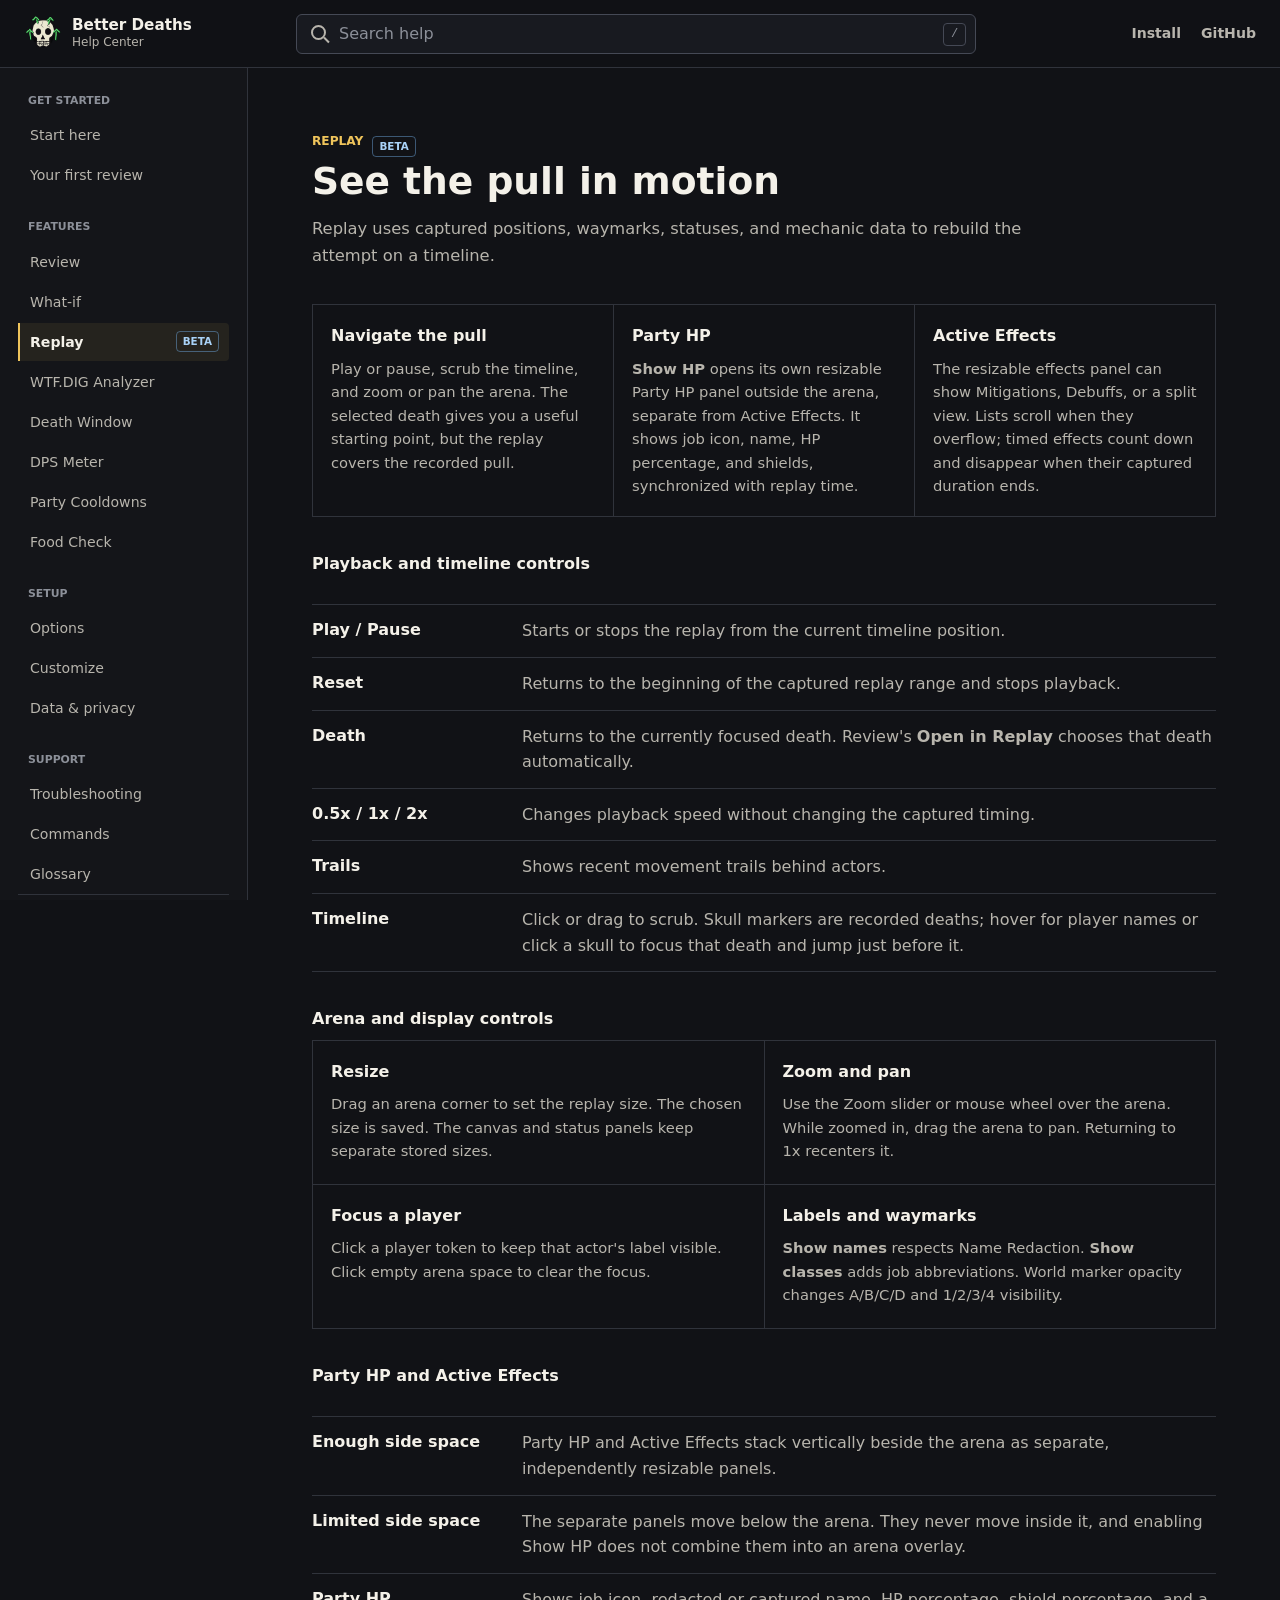
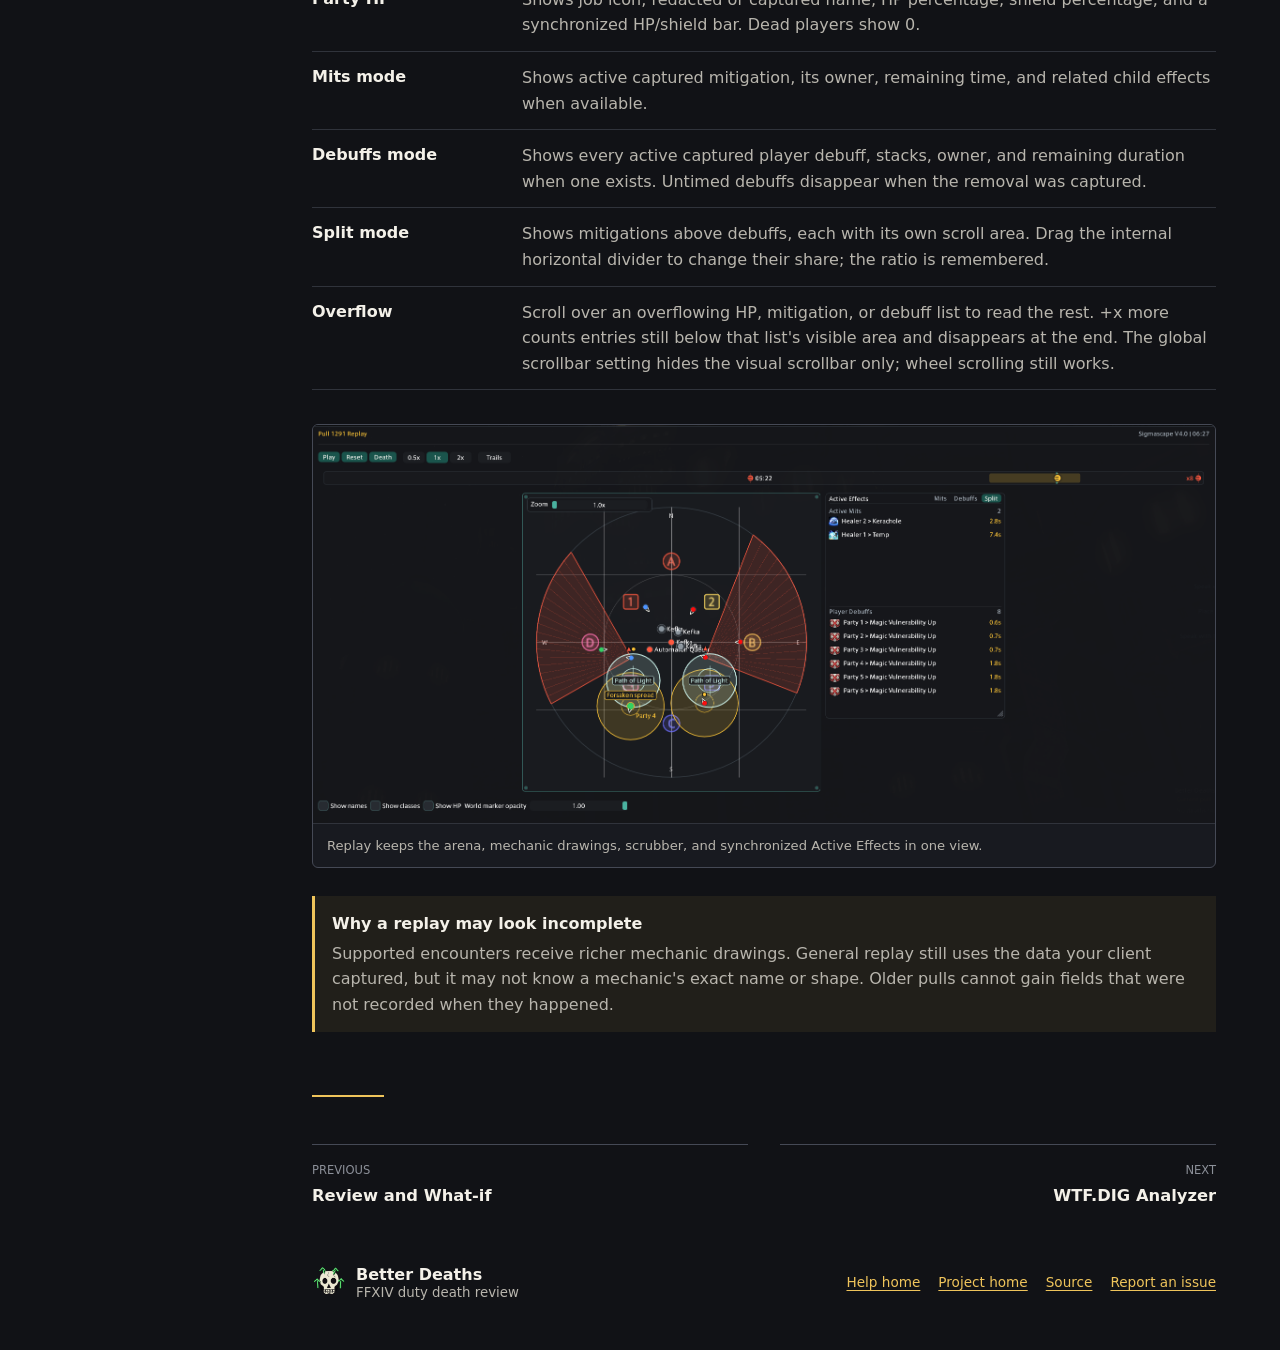
<file: docs/help/replay.html>
<!DOCTYPE html>
<html lang="en">
<head>
  <meta charset="utf-8">
  <meta name="viewport" content="width=device-width, initial-scale=1">
  <title>Replay | Better Deaths Help</title>
  <meta name="description" content="Learn Better Deaths Replay playback, arena controls, Party HP, Active Effects, mitigation, and debuff views.">
  <meta name="robots" content="index, follow">
  <link rel="canonical" href="https://nainaiowo.github.io/better-deaths/help/replay.html">
  <link rel="icon" href="../assets/icon.png" type="image/png">
  <link rel="stylesheet" href="help.css">
  <meta property="og:type" content="website">
  <meta property="og:title" content="Replay | Better Deaths Help">
  <meta property="og:description" content="Learn Better Deaths Replay playback, arena controls, Party HP, Active Effects, mitigation, and debuff views.">
  <meta property="og:url" content="https://nainaiowo.github.io/better-deaths/help/replay.html">
  <meta property="og:image" content="https://nainaiowo.github.io/better-deaths/assets/help-review-lead-up.png">
</head>
<body>
  <a class="skip-link" href="#main-content">Skip to help content</a>

  <header class="site-header">
    <a class="brand" href="../" aria-label="Better Deaths home">
      <img src="../assets/icon.png" alt="">
      <span>
        <strong>Better Deaths</strong>
        <small>Help Center</small>
      </span>
    </a>

    <div class="header-search" role="search" aria-label="Help search">
      <label class="sr-only" for="help-search">Search Better Deaths help</label>
      <span class="search-icon" aria-hidden="true"></span>
      <input id="help-search" type="search" placeholder="Search help" autocomplete="off" aria-controls="search-results" aria-expanded="false">
      <kbd>/</kbd>
      <div id="search-results" class="search-results" hidden></div>
    </div>

    <nav class="header-links" aria-label="Site links">
      <a href="../#install">Install</a>
      <a href="https://github.com/Nainaiowo/better-deaths">GitHub</a>
    </nav>
    <button class="menu-button" type="button" aria-label="Open help navigation" aria-expanded="false" aria-controls="help-sidebar">
      <span></span><span></span><span></span>
    </button>
  </header>

  <div class="help-layout">
    <aside id="help-sidebar" class="sidebar" aria-label="Help topics">
      <nav aria-label="Help topic links">
        <p class="nav-label">Get started</p>
        <a href="index.html#start">Start here</a>
        <a href="index.html#first-review">Your first review</a>
        <p class="nav-label">Features</p>
        <a href="review.html#review">Review</a>
        <a href="review.html#what-if">What-if</a>
        <a href="replay.html#replay">Replay <span class="nav-badge">Beta</span></a>
        <a href="analyzer.html#analyzer">WTF.DIG Analyzer</a>
        <a href="widget.html#current-pull">Death Window</a>
        <a href="meter.html#meter">DPS Meter</a>
        <a href="cooldowns.html#party-cooldowns">Party Cooldowns</a>
        <a href="foodcheck.html#food-check">Food Check</a>
        <p class="nav-label">Setup</p>
        <a href="settings.html#options">Options</a>
        <a href="settings.html#customize">Customize</a>
        <a href="settings.html#data">Data &amp; privacy</a>
        <p class="nav-label">Support</p>
        <a href="troubleshooting.html#troubleshooting">Troubleshooting</a>
        <a href="troubleshooting.html#commands">Commands</a>
        <a href="troubleshooting.html#glossary">Glossary</a>
      </nav>
      <div class="sidebar-support">
        <strong>Still stuck?</strong>
        <p>Report the pull number and what you expected to see.</p>
        <a href="https://github.com/Nainaiowo/better-deaths/issues">Open an issue</a>
      </div>
    </aside>

    <main id="main-content">
      <section id="replay" class="guide-section searchable" data-search-title="Death Replay" data-search-keywords="replay playback scrub death markers skull speed trails arena positions movement mechanics party hp active effects debuffs mitigation zoom pan resize names classes waymark opacity focus beta">
        <div class="section-heading">
          <div class="heading-line"><p class="eyebrow">Replay</p><span class="status-badge">Beta</span></div>
          <h1 class="page-title">See the pull in motion</h1>
          <p>Replay uses captured positions, waymarks, statuses, and mechanic data to rebuild the attempt on a timeline.</p>
        </div>
        <div class="topic-grid three-up">
          <article>
            <h3>Navigate the pull</h3>
            <p>Play or pause, scrub the timeline, and zoom or pan the arena. The selected death gives you a useful starting point, but the replay covers the recorded pull.</p>
          </article>
          <article>
            <h3>Party HP</h3>
            <p><strong>Show HP</strong> opens its own resizable Party HP panel outside the arena, separate from Active Effects. It shows job icon, name, HP percentage, and shields, synchronized with replay time.</p>
          </article>
          <article>
            <h3>Active Effects</h3>
            <p>The resizable effects panel can show Mitigations, Debuffs, or a split view. Lists scroll when they overflow; timed effects count down and disappear when their captured duration ends.</p>
          </article>
        </div>

        <h3 class="subheading">Playback and timeline controls</h3>
        <div class="setting-table labeled">
          <div class="setting-row"><strong>Play / Pause</strong><span>Starts or stops the replay from the current timeline position.</span></div>
          <div class="setting-row"><strong>Reset</strong><span>Returns to the beginning of the captured replay range and stops playback.</span></div>
          <div class="setting-row"><strong>Death</strong><span>Returns to the currently focused death. Review's <strong>Open in Replay</strong> chooses that death automatically.</span></div>
          <div class="setting-row"><strong>0.5x / 1x / 2x</strong><span>Changes playback speed without changing the captured timing.</span></div>
          <div class="setting-row"><strong>Trails</strong><span>Shows recent movement trails behind actors.</span></div>
          <div class="setting-row"><strong>Timeline</strong><span>Click or drag to scrub. Skull markers are recorded deaths; hover for player names or click a skull to focus that death and jump just before it.</span></div>
        </div>

        <h3 class="subheading">Arena and display controls</h3>
        <div class="topic-grid">
          <article>
            <h3>Resize</h3>
            <p>Drag an arena corner to set the replay size. The chosen size is saved. The canvas and status panels keep separate stored sizes.</p>
          </article>
          <article>
            <h3>Zoom and pan</h3>
            <p>Use the Zoom slider or mouse wheel over the arena. While zoomed in, drag the arena to pan. Returning to 1x recenters it.</p>
          </article>
          <article>
            <h3>Focus a player</h3>
            <p>Click a player token to keep that actor's label visible. Click empty arena space to clear the focus.</p>
          </article>
          <article>
            <h3>Labels and waymarks</h3>
            <p><strong>Show names</strong> respects Name Redaction. <strong>Show classes</strong> adds job abbreviations. World marker opacity changes A/B/C/D and 1/2/3/4 visibility.</p>
          </article>
        </div>

        <h3 class="subheading">Party HP and Active Effects</h3>
        <div class="setting-table labeled">
          <div class="setting-row"><strong>Enough side space</strong><span>Party HP and Active Effects stack vertically beside the arena as separate, independently resizable panels.</span></div>
          <div class="setting-row"><strong>Limited side space</strong><span>The separate panels move below the arena. They never move inside it, and enabling Show HP does not combine them into an arena overlay.</span></div>
          <div class="setting-row"><strong>Party HP</strong><span>Shows job icon, redacted or captured name, HP percentage, shield percentage, and a synchronized HP/shield bar. Dead players show 0.</span></div>
          <div class="setting-row"><strong>Mits mode</strong><span>Shows active captured mitigation, its owner, remaining time, and related child effects when available.</span></div>
          <div class="setting-row"><strong>Debuffs mode</strong><span>Shows every active captured player debuff, stacks, owner, and remaining duration when one exists. Untimed debuffs disappear when the removal was captured.</span></div>
          <div class="setting-row"><strong>Split mode</strong><span>Shows mitigations above debuffs, each with its own scroll area. Drag the internal horizontal divider to change their share; the ratio is remembered.</span></div>
          <div class="setting-row"><strong>Overflow</strong><span>Scroll over an overflowing HP, mitigation, or debuff list to read the rest. +x more counts entries still below that list's visible area and disappears at the end. The global scrollbar setting hides the visual scrollbar only; wheel scrolling still works.</span></div>
        </div>
        <figure class="guide-figure">
          <img src="../assets/help-replay.png" alt="Better Deaths Replay showing playback controls, death markers, a Forsaken arena snapshot, and Active Effects in Split mode">
          <figcaption>Replay keeps the arena, mechanic drawings, scrubber, and synchronized Active Effects in one view.</figcaption>
        </figure>
        <div class="caution-note" role="note">
          <strong>Why a replay may look incomplete</strong>
          <p>Supported encounters receive richer mechanic drawings. General replay still uses the data your client captured, but it may not know a mechanic's exact name or shape. Older pulls cannot gain fields that were not recorded when they happened.</p>
        </div>
      </section>

      <nav class="page-nav" aria-label="Adjacent help topics">
        <a class="page-nav-link previous" href="review.html#review"><small>Previous</small><strong>Review and What-if</strong></a>
        <a class="page-nav-link next" href="analyzer.html#analyzer"><small>Next</small><strong>WTF.DIG Analyzer</strong></a>
      </nav>
      <footer class="help-footer">
        <div>
          <img src="../assets/icon.png" alt="">
          <span><strong>Better Deaths</strong><small>FFXIV duty death review</small></span>
        </div>
        <nav aria-label="Footer links">
          <a href="index.html#start">Help home</a>
          <a href="../">Project home</a>
          <a href="https://github.com/Nainaiowo/better-deaths">Source</a>
          <a href="https://github.com/Nainaiowo/better-deaths/issues">Report an issue</a>
        </nav>
      </footer>    </main>
  </div>

  <script src="help.js"></script>
</body>
</html>
</file>
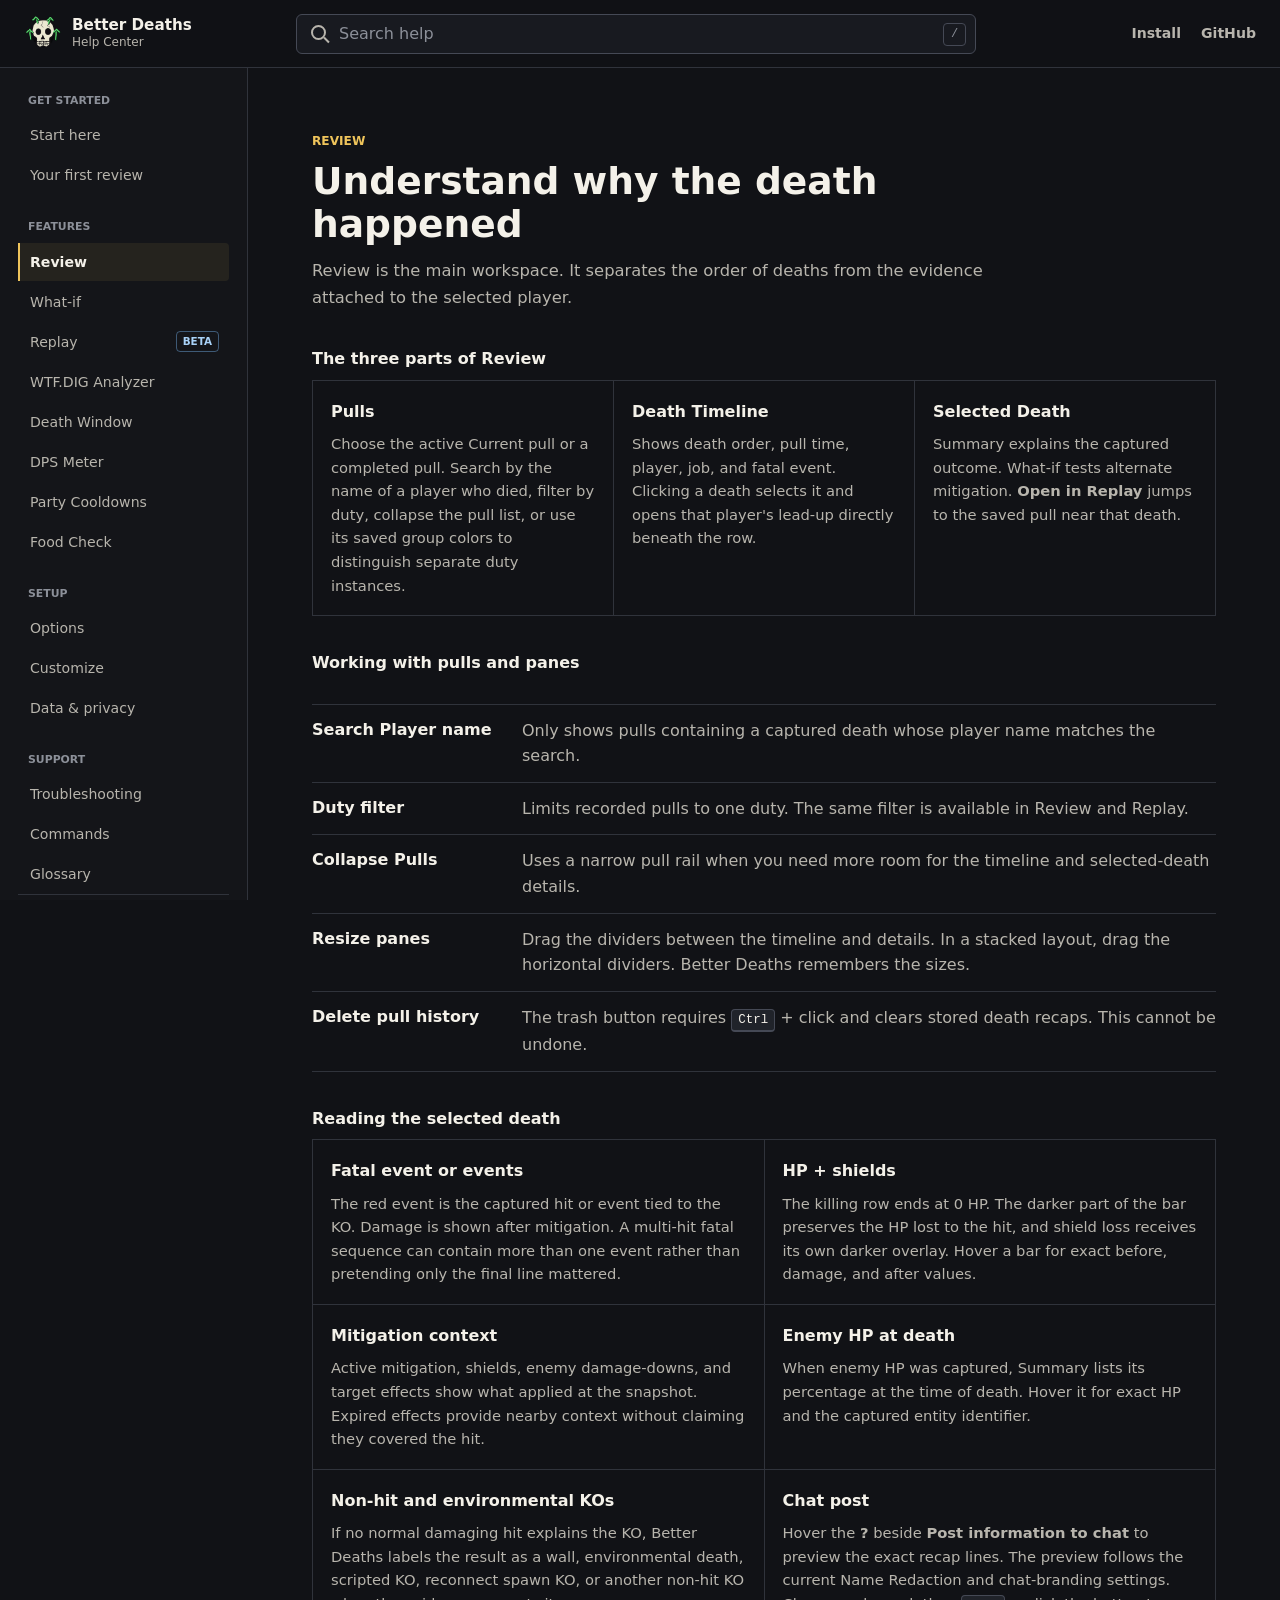
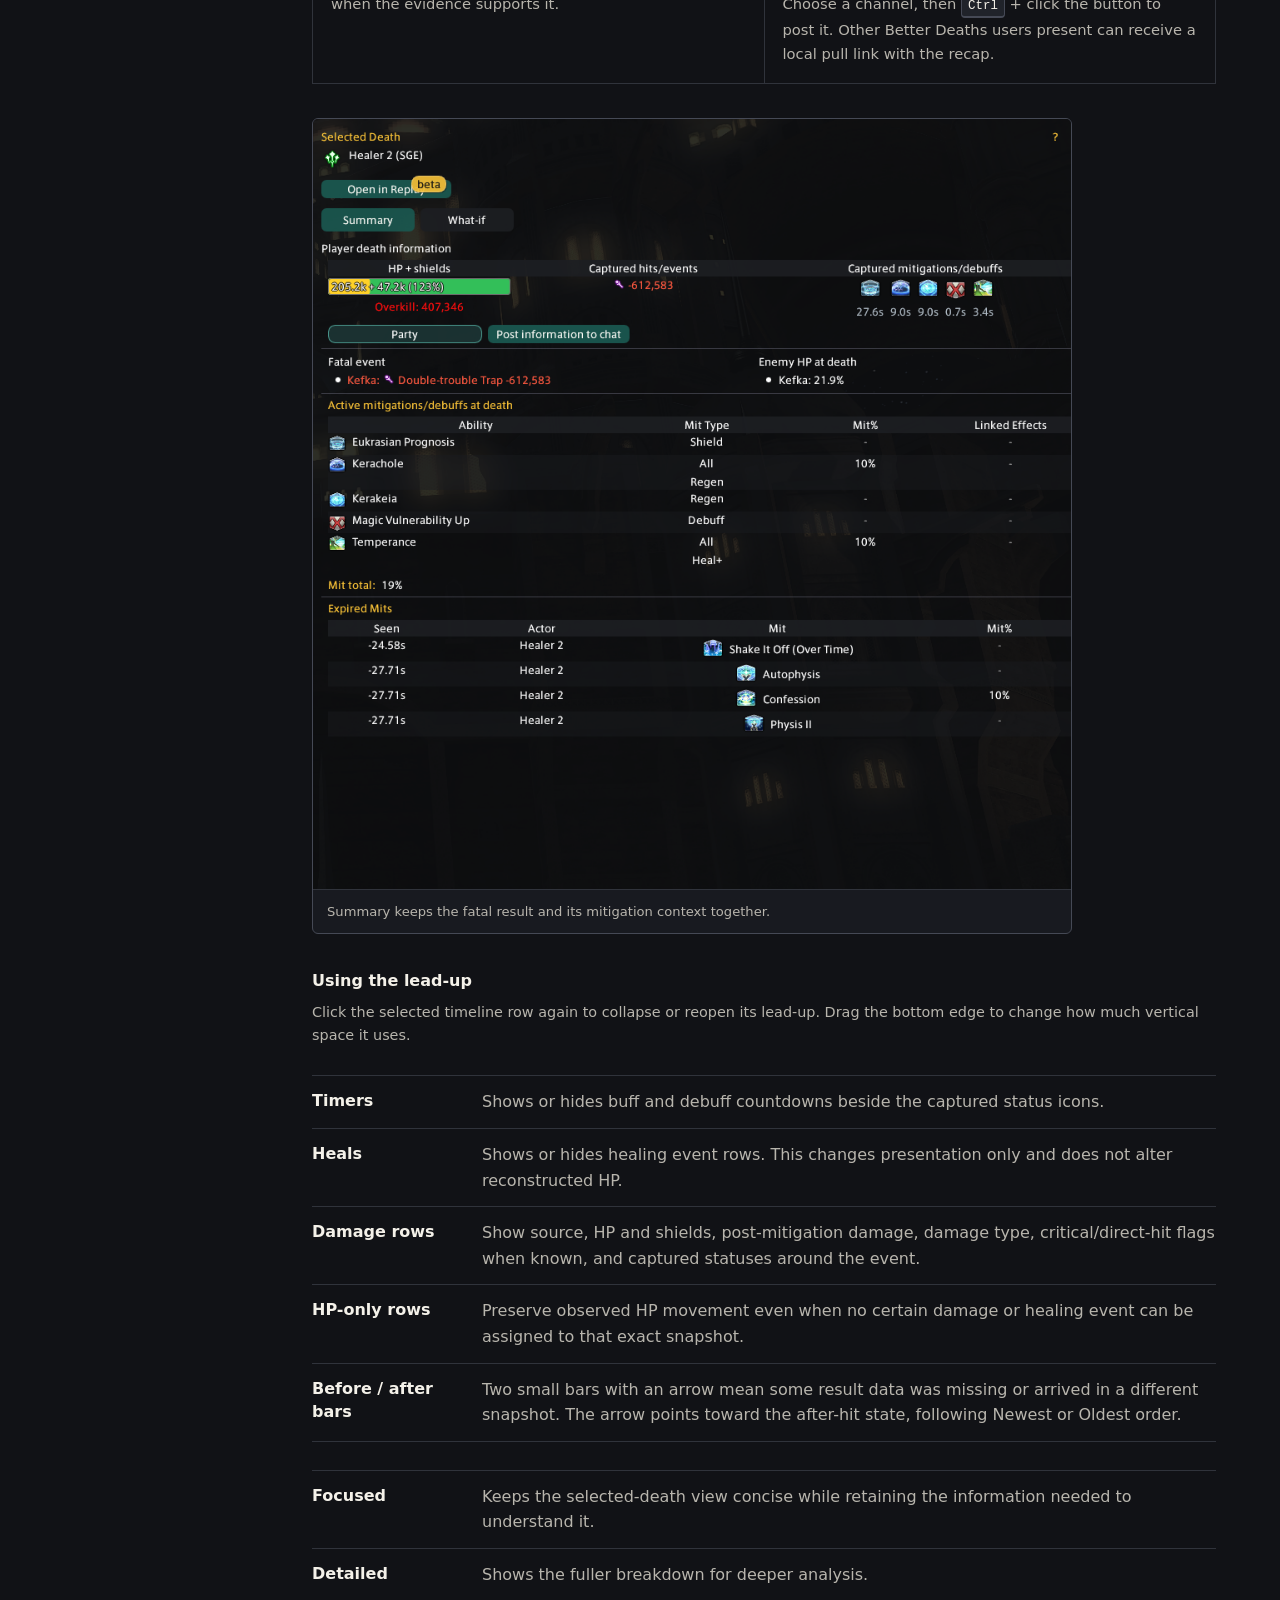
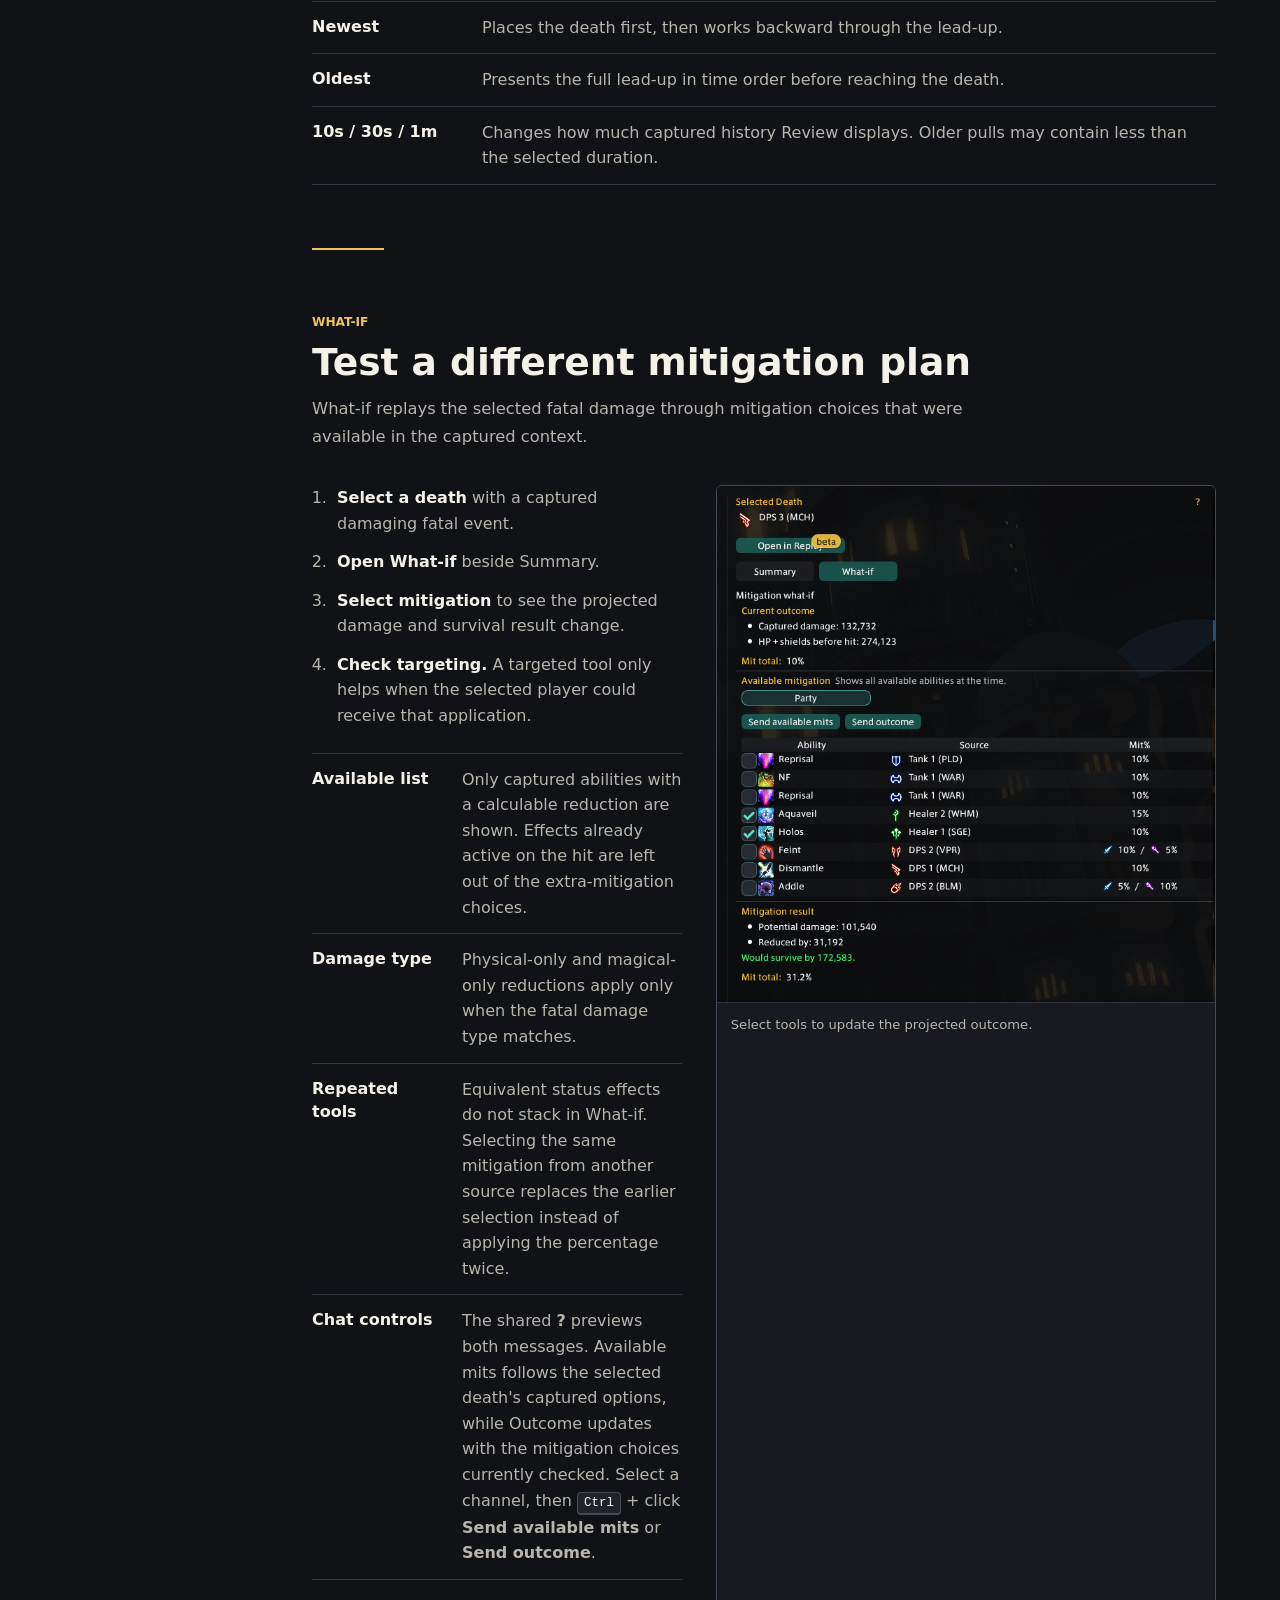
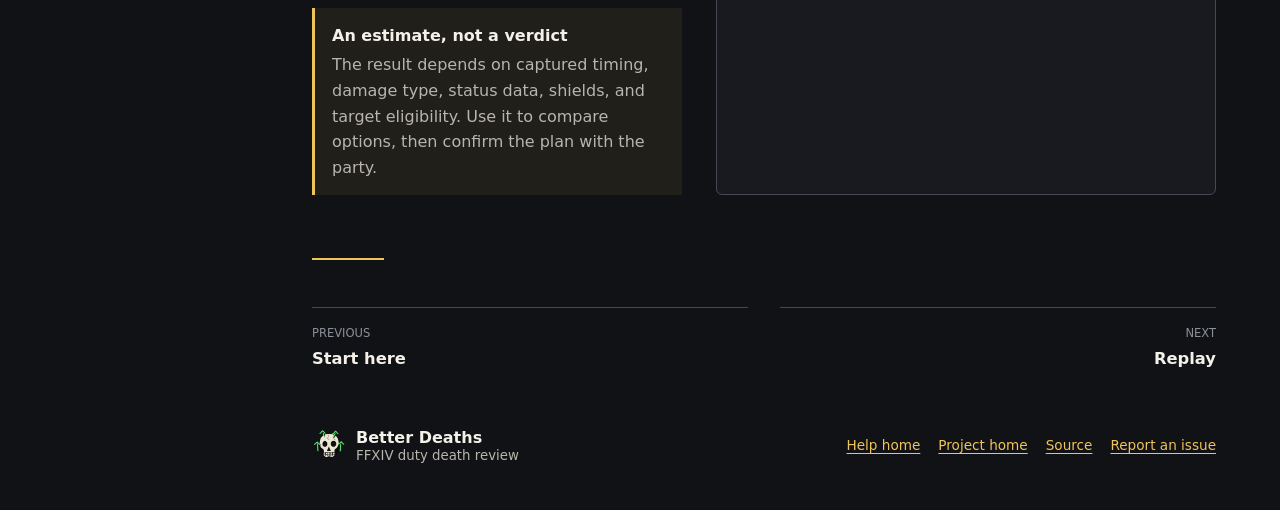
<file: docs/help/review.html>
<!DOCTYPE html>
<html lang="en">
<head>
  <meta charset="utf-8">
  <meta name="viewport" content="width=device-width, initial-scale=1">
  <title>Review and What-if | Better Deaths Help</title>
  <meta name="description" content="Understand Better Deaths pull review, death summaries, lead-up timelines, HP and shields, and What-if mitigation.">
  <meta name="robots" content="index, follow">
  <link rel="canonical" href="https://nainaiowo.github.io/better-deaths/help/review.html">
  <link rel="icon" href="../assets/icon.png" type="image/png">
  <link rel="stylesheet" href="help.css">
  <meta property="og:type" content="website">
  <meta property="og:title" content="Review and What-if | Better Deaths Help">
  <meta property="og:description" content="Understand Better Deaths pull review, death summaries, lead-up timelines, HP and shields, and What-if mitigation.">
  <meta property="og:url" content="https://nainaiowo.github.io/better-deaths/help/review.html">
  <meta property="og:image" content="https://nainaiowo.github.io/better-deaths/assets/help-review-lead-up.png">
</head>
<body>
  <a class="skip-link" href="#main-content">Skip to help content</a>

  <header class="site-header">
    <a class="brand" href="../" aria-label="Better Deaths home">
      <img src="../assets/icon.png" alt="">
      <span>
        <strong>Better Deaths</strong>
        <small>Help Center</small>
      </span>
    </a>

    <div class="header-search" role="search" aria-label="Help search">
      <label class="sr-only" for="help-search">Search Better Deaths help</label>
      <span class="search-icon" aria-hidden="true"></span>
      <input id="help-search" type="search" placeholder="Search help" autocomplete="off" aria-controls="search-results" aria-expanded="false">
      <kbd>/</kbd>
      <div id="search-results" class="search-results" hidden></div>
    </div>

    <nav class="header-links" aria-label="Site links">
      <a href="../#install">Install</a>
      <a href="https://github.com/Nainaiowo/better-deaths">GitHub</a>
    </nav>
    <button class="menu-button" type="button" aria-label="Open help navigation" aria-expanded="false" aria-controls="help-sidebar">
      <span></span><span></span><span></span>
    </button>
  </header>

  <div class="help-layout">
    <aside id="help-sidebar" class="sidebar" aria-label="Help topics">
      <nav aria-label="Help topic links">
        <p class="nav-label">Get started</p>
        <a href="index.html#start">Start here</a>
        <a href="index.html#first-review">Your first review</a>
        <p class="nav-label">Features</p>
        <a href="review.html#review">Review</a>
        <a href="review.html#what-if">What-if</a>
        <a href="replay.html#replay">Replay <span class="nav-badge">Beta</span></a>
        <a href="analyzer.html#analyzer">WTF.DIG Analyzer</a>
        <a href="widget.html#current-pull">Death Window</a>
        <a href="meter.html#meter">DPS Meter</a>
        <a href="cooldowns.html#party-cooldowns">Party Cooldowns</a>
        <a href="foodcheck.html#food-check">Food Check</a>
        <p class="nav-label">Setup</p>
        <a href="settings.html#options">Options</a>
        <a href="settings.html#customize">Customize</a>
        <a href="settings.html#data">Data &amp; privacy</a>
        <p class="nav-label">Support</p>
        <a href="troubleshooting.html#troubleshooting">Troubleshooting</a>
        <a href="troubleshooting.html#commands">Commands</a>
        <a href="troubleshooting.html#glossary">Glossary</a>
      </nav>
      <div class="sidebar-support">
        <strong>Still stuck?</strong>
        <p>Report the pull number and what you expected to see.</p>
        <a href="https://github.com/Nainaiowo/better-deaths/issues">Open an issue</a>
      </div>
    </aside>

    <main id="main-content">
      <section id="review" class="guide-section searchable" data-search-title="Review deaths and the lead-up timeline" data-search-keywords="review pulls search filter clear collapse resize summary fatal event multi hit hp shields overkill enemy hp environmental non hit lead-up heal timers focused detailed newest oldest chat replay">
        <div class="section-heading">
          <p class="eyebrow">Review</p>
          <h1 class="page-title">Understand why the death happened</h1>
          <p>Review is the main workspace. It separates the order of deaths from the evidence attached to the selected player.</p>
        </div>

        <h3 class="subheading first-subheading">The three parts of Review</h3>
        <div class="topic-grid three-up">
          <article>
            <h3>Pulls</h3>
            <p>Choose the active Current pull or a completed pull. Search by the name of a player who died, filter by duty, collapse the pull list, or use its saved group colors to distinguish separate duty instances.</p>
          </article>
          <article>
            <h3>Death Timeline</h3>
            <p>Shows death order, pull time, player, job, and fatal event. Clicking a death selects it and opens that player's lead-up directly beneath the row.</p>
          </article>
          <article>
            <h3>Selected Death</h3>
            <p>Summary explains the captured outcome. What-if tests alternate mitigation. <strong>Open in Replay</strong> jumps to the saved pull near that death.</p>
          </article>
        </div>

        <h3 class="subheading">Working with pulls and panes</h3>
        <div class="setting-table labeled">
          <div class="setting-row"><strong>Search Player name</strong><span>Only shows pulls containing a captured death whose player name matches the search.</span></div>
          <div class="setting-row"><strong>Duty filter</strong><span>Limits recorded pulls to one duty. The same filter is available in Review and Replay.</span></div>
          <div class="setting-row"><strong>Collapse Pulls</strong><span>Uses a narrow pull rail when you need more room for the timeline and selected-death details.</span></div>
          <div class="setting-row"><strong>Resize panes</strong><span>Drag the dividers between the timeline and details. In a stacked layout, drag the horizontal dividers. Better Deaths remembers the sizes.</span></div>
          <div class="setting-row"><strong>Delete pull history</strong><span>The trash button requires <kbd>Ctrl</kbd> + click and clears stored death recaps. This cannot be undone.</span></div>
        </div>

        <h3 class="subheading">Reading the selected death</h3>
        <div class="topic-grid">
          <article>
            <h3>Fatal event or events</h3>
            <p>The red event is the captured hit or event tied to the KO. Damage is shown after mitigation. A multi-hit fatal sequence can contain more than one event rather than pretending only the final line mattered.</p>
          </article>
          <article>
            <h3>HP + shields</h3>
            <p>The killing row ends at 0 HP. The darker part of the bar preserves the HP lost to the hit, and shield loss receives its own darker overlay. Hover a bar for exact before, damage, and after values.</p>
          </article>
          <article>
            <h3>Mitigation context</h3>
            <p>Active mitigation, shields, enemy damage-downs, and target effects show what applied at the snapshot. Expired effects provide nearby context without claiming they covered the hit.</p>
          </article>
          <article>
            <h3>Enemy HP at death</h3>
            <p>When enemy HP was captured, Summary lists its percentage at the time of death. Hover it for exact HP and the captured entity identifier.</p>
          </article>
          <article>
            <h3>Non-hit and environmental KOs</h3>
            <p>If no normal damaging hit explains the KO, Better Deaths labels the result as a wall, environmental death, scripted KO, reconnect spawn KO, or another non-hit KO when the evidence supports it.</p>
          </article>
          <article>
            <h3>Chat post</h3>
            <p>Hover the <strong>?</strong> beside <strong>Post information to chat</strong> to preview the exact recap lines. The preview follows the current Name Redaction and chat-branding settings. Choose a channel, then <kbd>Ctrl</kbd> + click the button to post it. Other Better Deaths users present can receive a local pull link with the recap.</p>
          </article>
        </div>
        <figure class="guide-figure narrow-figure">
          <img src="../assets/help-selected-death.png" alt="Better Deaths Selected Death Summary showing HP and shields, overkill, fatal event, active effects, enemy HP, and expired mitigation">
          <figcaption>Summary keeps the fatal result and its mitigation context together.</figcaption>
        </figure>

        <h3 class="subheading">Using the lead-up</h3>
        <p class="muted-line">Click the selected timeline row again to collapse or reopen its lead-up. Drag the bottom edge to change how much vertical space it uses.</p>
        <div class="setting-table">
          <div class="setting-row"><strong>Timers</strong><span>Shows or hides buff and debuff countdowns beside the captured status icons.</span></div>
          <div class="setting-row"><strong>Heals</strong><span>Shows or hides healing event rows. This changes presentation only and does not alter reconstructed HP.</span></div>
          <div class="setting-row"><strong>Damage rows</strong><span>Show source, HP and shields, post-mitigation damage, damage type, critical/direct-hit flags when known, and captured statuses around the event.</span></div>
          <div class="setting-row"><strong>HP-only rows</strong><span>Preserve observed HP movement even when no certain damage or healing event can be assigned to that exact snapshot.</span></div>
          <div class="setting-row"><strong>Before / after bars</strong><span>Two small bars with an arrow mean some result data was missing or arrived in a different snapshot. The arrow points toward the after-hit state, following Newest or Oldest order.</span></div>
        </div>

        <div class="setting-table">
          <div class="setting-row"><strong>Focused</strong><span>Keeps the selected-death view concise while retaining the information needed to understand it.</span></div>
          <div class="setting-row"><strong>Detailed</strong><span>Shows the fuller breakdown for deeper analysis.</span></div>
          <div class="setting-row"><strong>Newest</strong><span>Places the death first, then works backward through the lead-up.</span></div>
          <div class="setting-row"><strong>Oldest</strong><span>Presents the full lead-up in time order before reaching the death.</span></div>
          <div class="setting-row"><strong>10s / 30s / 1m</strong><span>Changes how much captured history Review displays. Older pulls may contain less than the selected duration.</span></div>
        </div>

      </section>

      <section id="what-if" class="guide-section searchable" data-search-title="What-if mitigation" data-search-keywords="what if mitigation feint addle reprisal targeted survival estimate">
        <div class="section-heading">
          <p class="eyebrow">What-if</p>
          <h2>Test a different mitigation plan</h2>
          <p>What-if replays the selected fatal damage through mitigation choices that were available in the captured context.</p>
        </div>
        <div class="split-guide">
          <div>
            <ol class="compact-steps">
              <li><strong>Select a death</strong> with a captured damaging fatal event.</li>
              <li><strong>Open What-if</strong> beside Summary.</li>
              <li><strong>Select mitigation</strong> to see the projected damage and survival result change.</li>
              <li><strong>Check targeting.</strong> A targeted tool only helps when the selected player could receive that application.</li>
            </ol>
            <div class="setting-table compact-table">
              <div class="setting-row"><strong>Available list</strong><span>Only captured abilities with a calculable reduction are shown. Effects already active on the hit are left out of the extra-mitigation choices.</span></div>
              <div class="setting-row"><strong>Damage type</strong><span>Physical-only and magical-only reductions apply only when the fatal damage type matches.</span></div>
              <div class="setting-row"><strong>Repeated tools</strong><span>Equivalent status effects do not stack in What-if. Selecting the same mitigation from another source replaces the earlier selection instead of applying the percentage twice.</span></div>
              <div class="setting-row"><strong>Chat controls</strong><span>The shared <strong>?</strong> previews both messages. Available mits follows the selected death's captured options, while Outcome updates with the mitigation choices currently checked. Select a channel, then <kbd>Ctrl</kbd> + click <strong>Send available mits</strong> or <strong>Send outcome</strong>.</span></div>
            </div>
            <div class="caution-note" role="note">
              <strong>An estimate, not a verdict</strong>
              <p>The result depends on captured timing, damage type, status data, shields, and target eligibility. Use it to compare options, then confirm the plan with the party.</p>
            </div>
          </div>
          <figure class="guide-figure compact-figure">
            <img src="../assets/help-what-if.png" alt="Better Deaths What-if tab with selected mitigation choices and a projected survival result">
            <figcaption>Select tools to update the projected outcome.</figcaption>
          </figure>
        </div>
      </section>

      <nav class="page-nav" aria-label="Adjacent help topics">
        <a class="page-nav-link previous" href="index.html#start"><small>Previous</small><strong>Start here</strong></a>
        <a class="page-nav-link next" href="replay.html#replay"><small>Next</small><strong>Replay</strong></a>
      </nav>
      <footer class="help-footer">
        <div>
          <img src="../assets/icon.png" alt="">
          <span><strong>Better Deaths</strong><small>FFXIV duty death review</small></span>
        </div>
        <nav aria-label="Footer links">
          <a href="index.html#start">Help home</a>
          <a href="../">Project home</a>
          <a href="https://github.com/Nainaiowo/better-deaths">Source</a>
          <a href="https://github.com/Nainaiowo/better-deaths/issues">Report an issue</a>
        </nav>
      </footer>    </main>
  </div>

  <script src="help.js"></script>
</body>
</html>
</file>
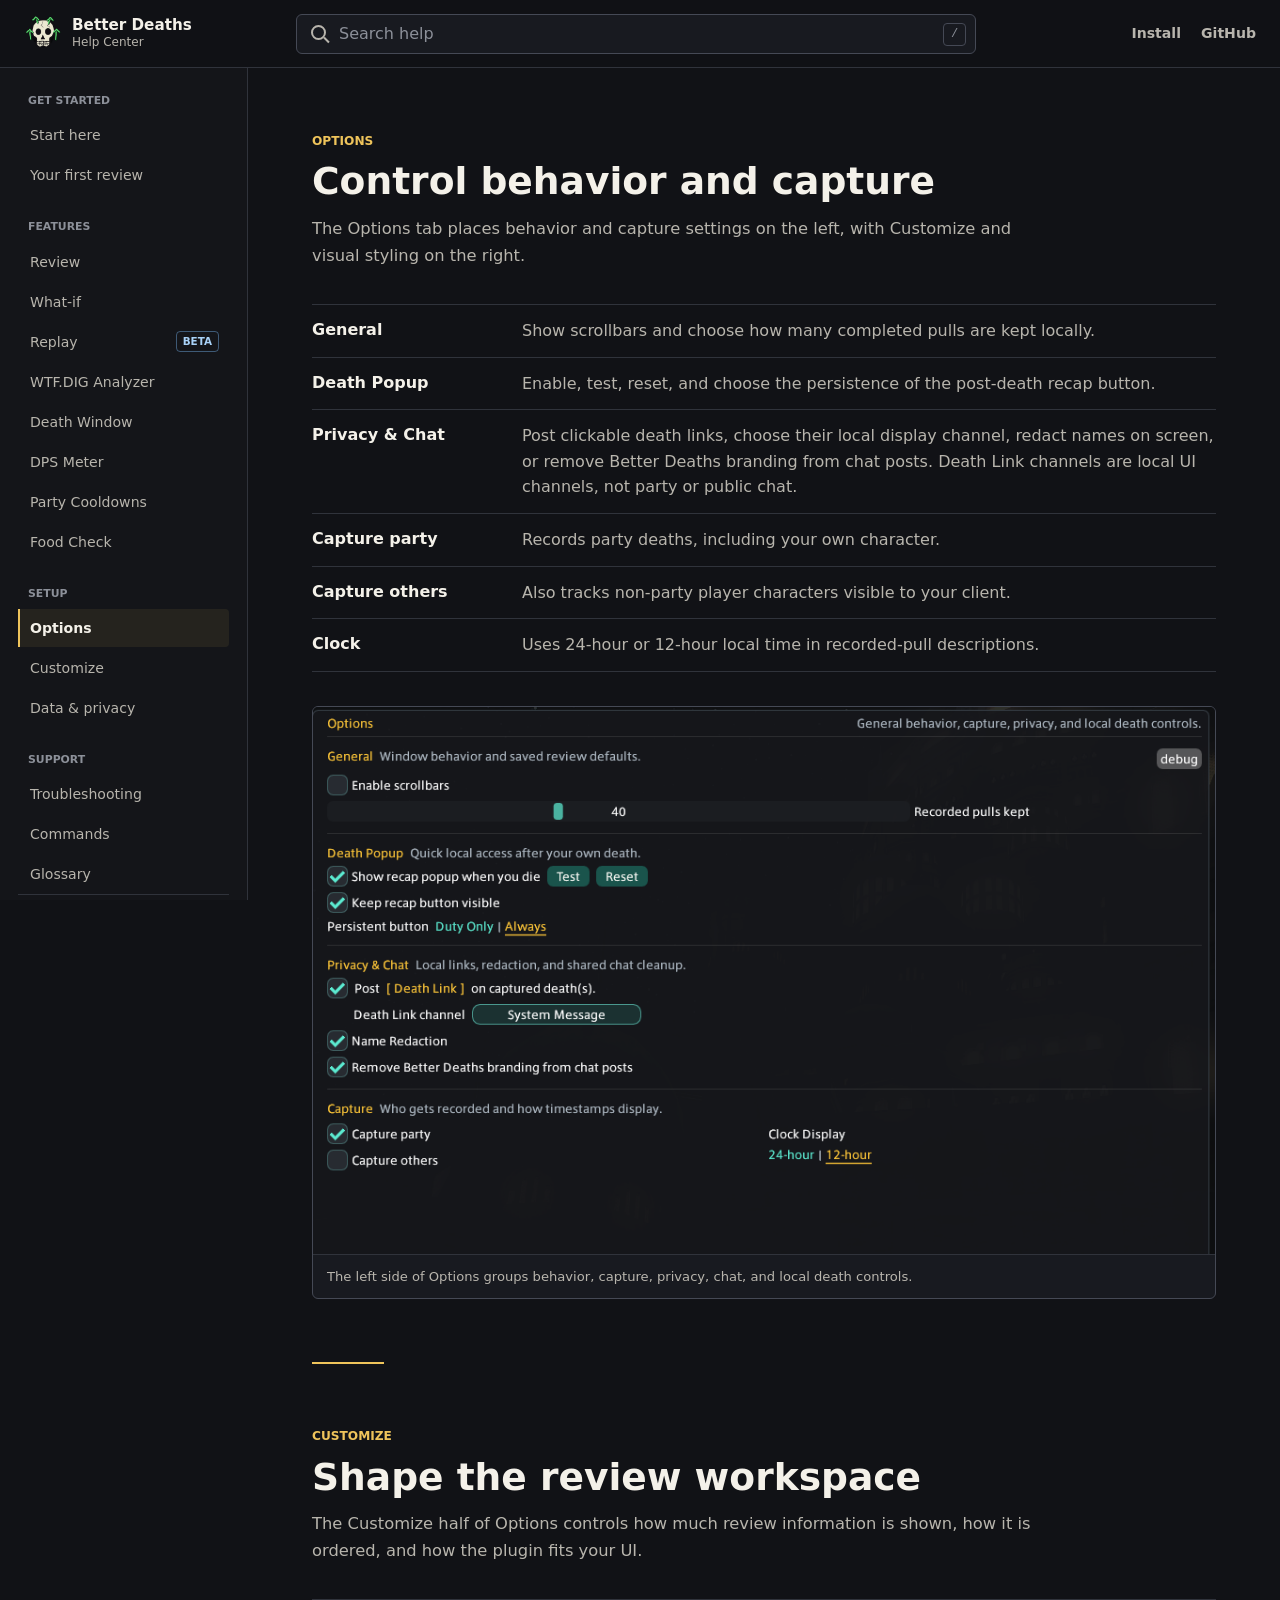
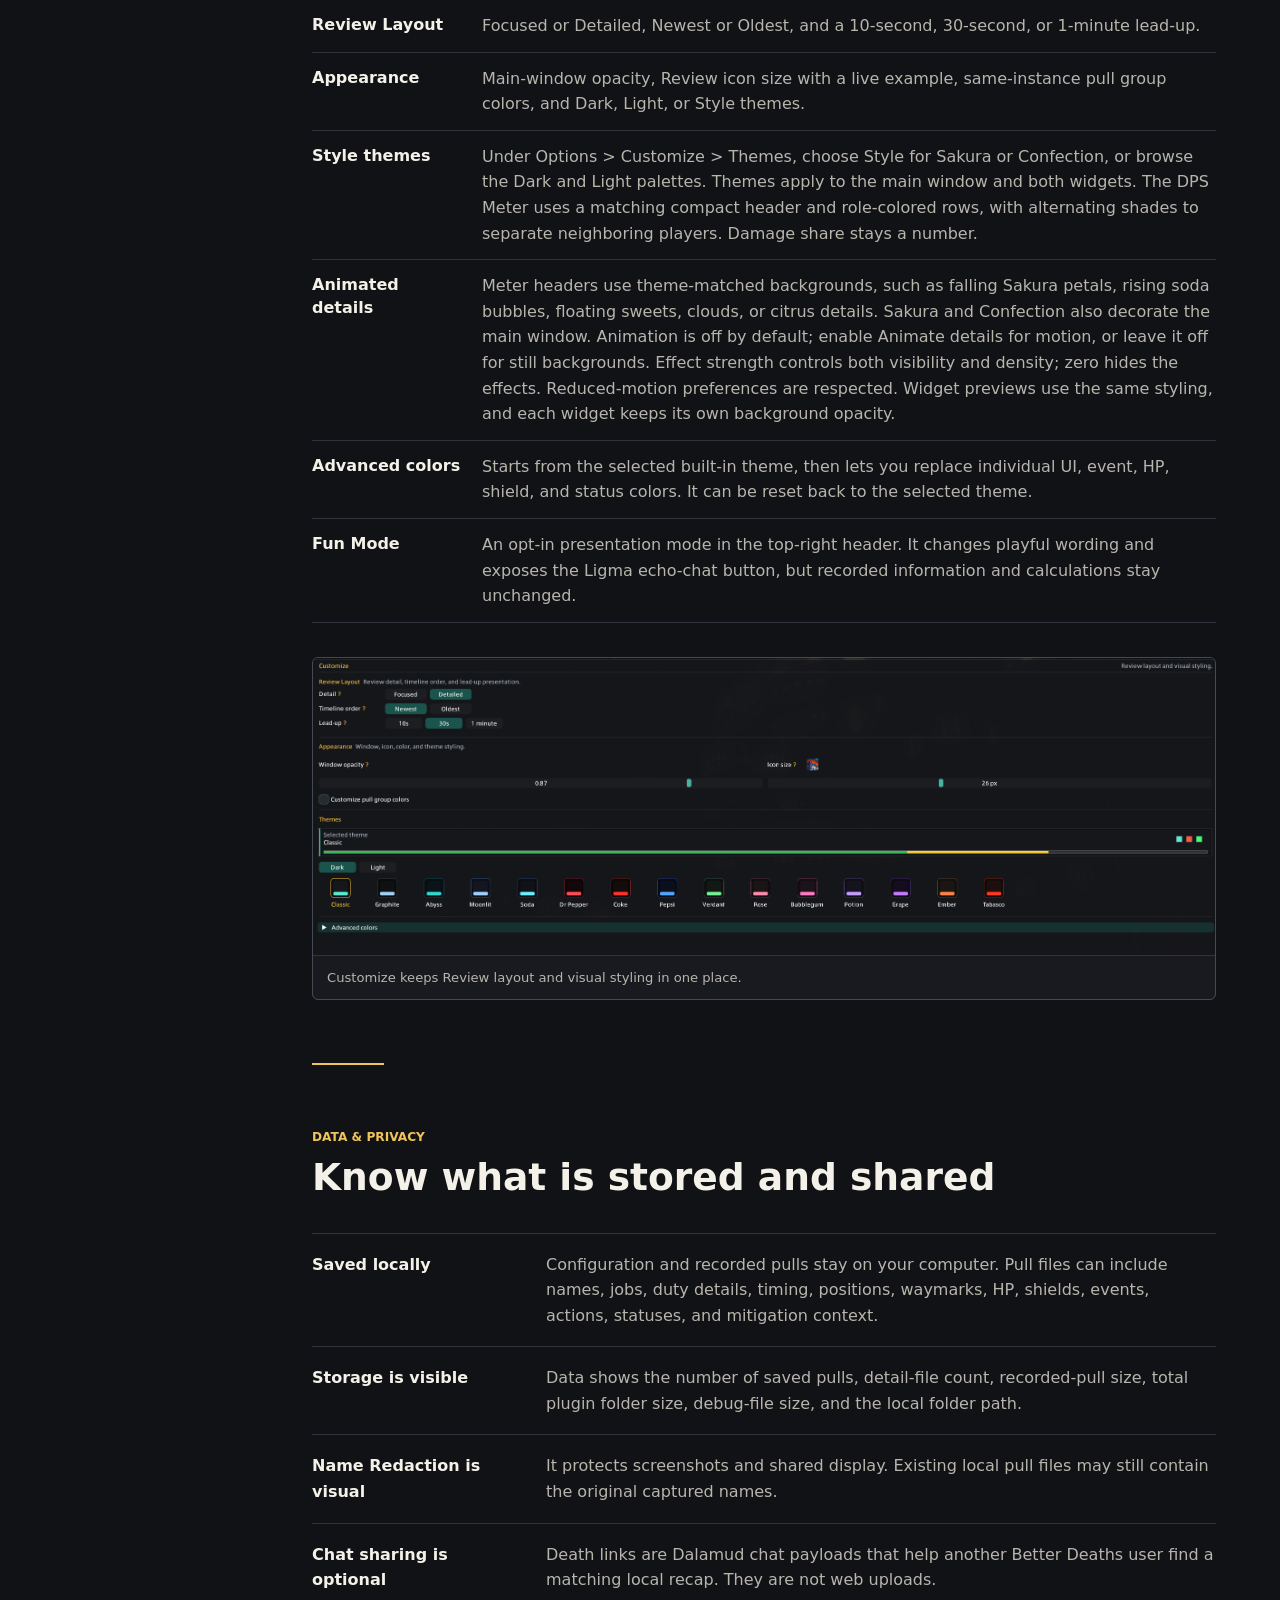
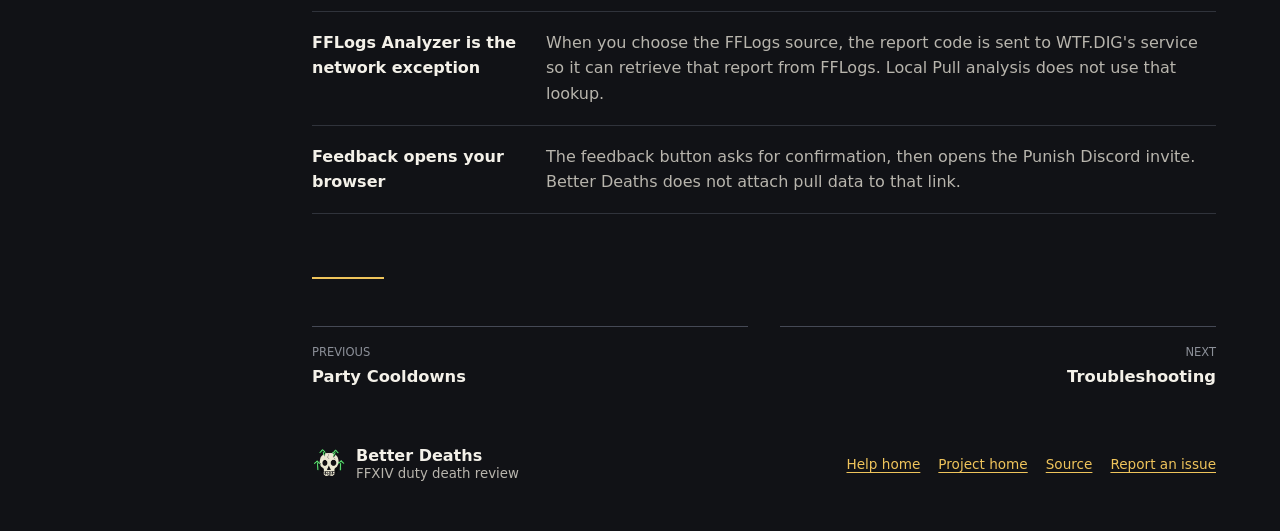
<file: docs/help/settings.html>
<!DOCTYPE html>
<html lang="en">
<head>
  <meta charset="utf-8">
  <meta name="viewport" content="width=device-width, initial-scale=1">
  <title>Settings | Better Deaths Help</title>
  <meta name="description" content="Configure Better Deaths options, capture, privacy, chat, themes, Review layout, visual styling, and local data.">
  <meta name="robots" content="index, follow">
  <link rel="canonical" href="https://nainaiowo.github.io/better-deaths/help/settings.html">
  <link rel="icon" href="../assets/icon.png" type="image/png">
  <link rel="stylesheet" href="help.css">
  <meta property="og:type" content="website">
  <meta property="og:title" content="Settings | Better Deaths Help">
  <meta property="og:description" content="Configure Better Deaths options, capture, privacy, chat, themes, Review layout, visual styling, and local data.">
  <meta property="og:url" content="https://nainaiowo.github.io/better-deaths/help/settings.html">
  <meta property="og:image" content="https://nainaiowo.github.io/better-deaths/assets/help-review-lead-up.png">
</head>
<body>
  <a class="skip-link" href="#main-content">Skip to help content</a>

  <header class="site-header">
    <a class="brand" href="../" aria-label="Better Deaths home">
      <img src="../assets/icon.png" alt="">
      <span>
        <strong>Better Deaths</strong>
        <small>Help Center</small>
      </span>
    </a>

    <div class="header-search" role="search" aria-label="Help search">
      <label class="sr-only" for="help-search">Search Better Deaths help</label>
      <span class="search-icon" aria-hidden="true"></span>
      <input id="help-search" type="search" placeholder="Search help" autocomplete="off" aria-controls="search-results" aria-expanded="false">
      <kbd>/</kbd>
      <div id="search-results" class="search-results" hidden></div>
    </div>

    <nav class="header-links" aria-label="Site links">
      <a href="../#install">Install</a>
      <a href="https://github.com/Nainaiowo/better-deaths">GitHub</a>
    </nav>
    <button class="menu-button" type="button" aria-label="Open help navigation" aria-expanded="false" aria-controls="help-sidebar">
      <span></span><span></span><span></span>
    </button>
  </header>

  <div class="help-layout">
    <aside id="help-sidebar" class="sidebar" aria-label="Help topics">
      <nav aria-label="Help topic links">
        <p class="nav-label">Get started</p>
        <a href="index.html#start">Start here</a>
        <a href="index.html#first-review">Your first review</a>
        <p class="nav-label">Features</p>
        <a href="review.html#review">Review</a>
        <a href="review.html#what-if">What-if</a>
        <a href="replay.html#replay">Replay <span class="nav-badge">Beta</span></a>
        <a href="analyzer.html#analyzer">WTF.DIG Analyzer</a>
        <a href="widget.html#current-pull">Death Window</a>
        <a href="meter.html#meter">DPS Meter</a>
        <a href="cooldowns.html#party-cooldowns">Party Cooldowns</a>
        <a href="foodcheck.html#food-check">Food Check</a>
        <p class="nav-label">Setup</p>
        <a href="settings.html#options">Options</a>
        <a href="settings.html#customize">Customize</a>
        <a href="settings.html#data">Data &amp; privacy</a>
        <p class="nav-label">Support</p>
        <a href="troubleshooting.html#troubleshooting">Troubleshooting</a>
        <a href="troubleshooting.html#commands">Commands</a>
        <a href="troubleshooting.html#glossary">Glossary</a>
      </nav>
      <div class="sidebar-support">
        <strong>Still stuck?</strong>
        <p>Report the pull number and what you expected to see.</p>
        <a href="https://github.com/Nainaiowo/better-deaths/issues">Open an issue</a>
      </div>
    </aside>

    <main id="main-content">
      <section id="options" class="guide-section searchable" data-search-title="Options settings" data-search-keywords="options general popup privacy chat capture party others clock widget recorded pulls scrollbars redaction">
        <div class="section-heading">
          <p class="eyebrow">Options</p>
          <h1 class="page-title">Control behavior and capture</h1>
          <p>The Options tab places behavior and capture settings on the left, with Customize and visual styling on the right.</p>
        </div>
        <div class="setting-table labeled">
          <div class="setting-row"><strong>General</strong><span>Show scrollbars and choose how many completed pulls are kept locally.</span></div>
          <div class="setting-row"><strong>Death Popup</strong><span>Enable, test, reset, and choose the persistence of the post-death recap button.</span></div>
          <div class="setting-row"><strong>Privacy &amp; Chat</strong><span>Post clickable death links, choose their local display channel, redact names on screen, or remove Better Deaths branding from chat posts. Death Link channels are local UI channels, not party or public chat.</span></div>
          <div class="setting-row"><strong>Capture party</strong><span>Records party deaths, including your own character.</span></div>
          <div class="setting-row"><strong>Capture others</strong><span>Also tracks non-party player characters visible to your client.</span></div>
          <div class="setting-row"><strong>Clock</strong><span>Uses 24-hour or 12-hour local time in recorded-pull descriptions.</span></div>
        </div>
        <figure class="guide-figure">
          <img src="../assets/help-options.png" alt="Better Deaths Options showing General, Death Popup, Privacy and Chat, Capture, and Clock Display controls">
          <figcaption>The left side of Options groups behavior, capture, privacy, chat, and local death controls.</figcaption>
        </figure>
      </section>

      <section id="customize" class="guide-section searchable" data-search-title="Customize themes and review layout" data-search-keywords="customize theme style sakura petals confection sweets soda bubbles fizz citrus clouds animation motion strength density role colors appearance opacity icon size colors fun mode ligma focused detailed newest oldest duration">
        <div class="section-heading">
          <p class="eyebrow">Customize</p>
          <h2>Shape the review workspace</h2>
          <p>The Customize half of Options controls how much review information is shown, how it is ordered, and how the plugin fits your UI.</p>
        </div>
        <div class="setting-table">
          <div class="setting-row"><strong>Review Layout</strong><span>Focused or Detailed, Newest or Oldest, and a 10-second, 30-second, or 1-minute lead-up.</span></div>
          <div class="setting-row"><strong>Appearance</strong><span>Main-window opacity, Review icon size with a live example, same-instance pull group colors, and Dark, Light, or Style themes.</span></div>
          <div class="setting-row"><strong>Style themes</strong><span>Under Options &gt; Customize &gt; Themes, choose Style for Sakura or Confection, or browse the Dark and Light palettes. Themes apply to the main window and both widgets. The DPS Meter uses a matching compact header and role-colored rows, with alternating shades to separate neighboring players. Damage share stays a number.</span></div>
          <div class="setting-row"><strong>Animated details</strong><span>Meter headers use theme-matched backgrounds, such as falling Sakura petals, rising soda bubbles, floating sweets, clouds, or citrus details. Sakura and Confection also decorate the main window. Animation is off by default; enable Animate details for motion, or leave it off for still backgrounds. Effect strength controls both visibility and density; zero hides the effects. Reduced-motion preferences are respected. Widget previews use the same styling, and each widget keeps its own background opacity.</span></div>
          <div class="setting-row"><strong>Advanced colors</strong><span>Starts from the selected built-in theme, then lets you replace individual UI, event, HP, shield, and status colors. It can be reset back to the selected theme.</span></div>
          <div class="setting-row"><strong>Fun Mode</strong><span>An opt-in presentation mode in the top-right header. It changes playful wording and exposes the Ligma echo-chat button, but recorded information and calculations stay unchanged.</span></div>
        </div>
        <figure class="guide-figure">
          <img src="../assets/help-customize.png" alt="Better Deaths Customize showing Review layout, timeline order, lead-up duration, opacity, icon size, pull colors, themes, and Advanced colors">
          <figcaption>Customize keeps Review layout and visual styling in one place.</figcaption>
        </figure>
      </section>

      <section id="data" class="guide-section searchable" data-search-title="Data and privacy" data-search-keywords="data privacy local files upload telemetry names redaction sharing chat fflogs service">
        <div class="section-heading">
          <p class="eyebrow">Data &amp; privacy</p>
          <h2>Know what is stored and shared</h2>
        </div>
        <div class="privacy-list">
          <div><strong>Saved locally</strong><p>Configuration and recorded pulls stay on your computer. Pull files can include names, jobs, duty details, timing, positions, waymarks, HP, shields, events, actions, statuses, and mitigation context.</p></div>
          <div><strong>Storage is visible</strong><p>Data shows the number of saved pulls, detail-file count, recorded-pull size, total plugin folder size, debug-file size, and the local folder path.</p></div>
          <div><strong>Name Redaction is visual</strong><p>It protects screenshots and shared display. Existing local pull files may still contain the original captured names.</p></div>
          <div><strong>Chat sharing is optional</strong><p>Death links are Dalamud chat payloads that help another Better Deaths user find a matching local recap. They are not web uploads.</p></div>
          <div><strong>FFLogs Analyzer is the network exception</strong><p>When you choose the FFLogs source, the report code is sent to WTF.DIG's service so it can retrieve that report from FFLogs. Local Pull analysis does not use that lookup.</p></div>
          <div><strong>Feedback opens your browser</strong><p>The feedback button asks for confirmation, then opens the Punish Discord invite. Better Deaths does not attach pull data to that link.</p></div>
        </div>
      </section>

      <nav class="page-nav" aria-label="Adjacent help topics">
        <a class="page-nav-link previous" href="cooldowns.html#party-cooldowns"><small>Previous</small><strong>Party Cooldowns</strong></a>
        <a class="page-nav-link next" href="troubleshooting.html#troubleshooting"><small>Next</small><strong>Troubleshooting</strong></a>
      </nav>
      <footer class="help-footer">
        <div>
          <img src="../assets/icon.png" alt="">
          <span><strong>Better Deaths</strong><small>FFXIV duty death review</small></span>
        </div>
        <nav aria-label="Footer links">
          <a href="index.html#start">Help home</a>
          <a href="../">Project home</a>
          <a href="https://github.com/Nainaiowo/better-deaths">Source</a>
          <a href="https://github.com/Nainaiowo/better-deaths/issues">Report an issue</a>
        </nav>
      </footer>    </main>
  </div>

  <script src="help.js"></script>
</body>
</html>
</file>
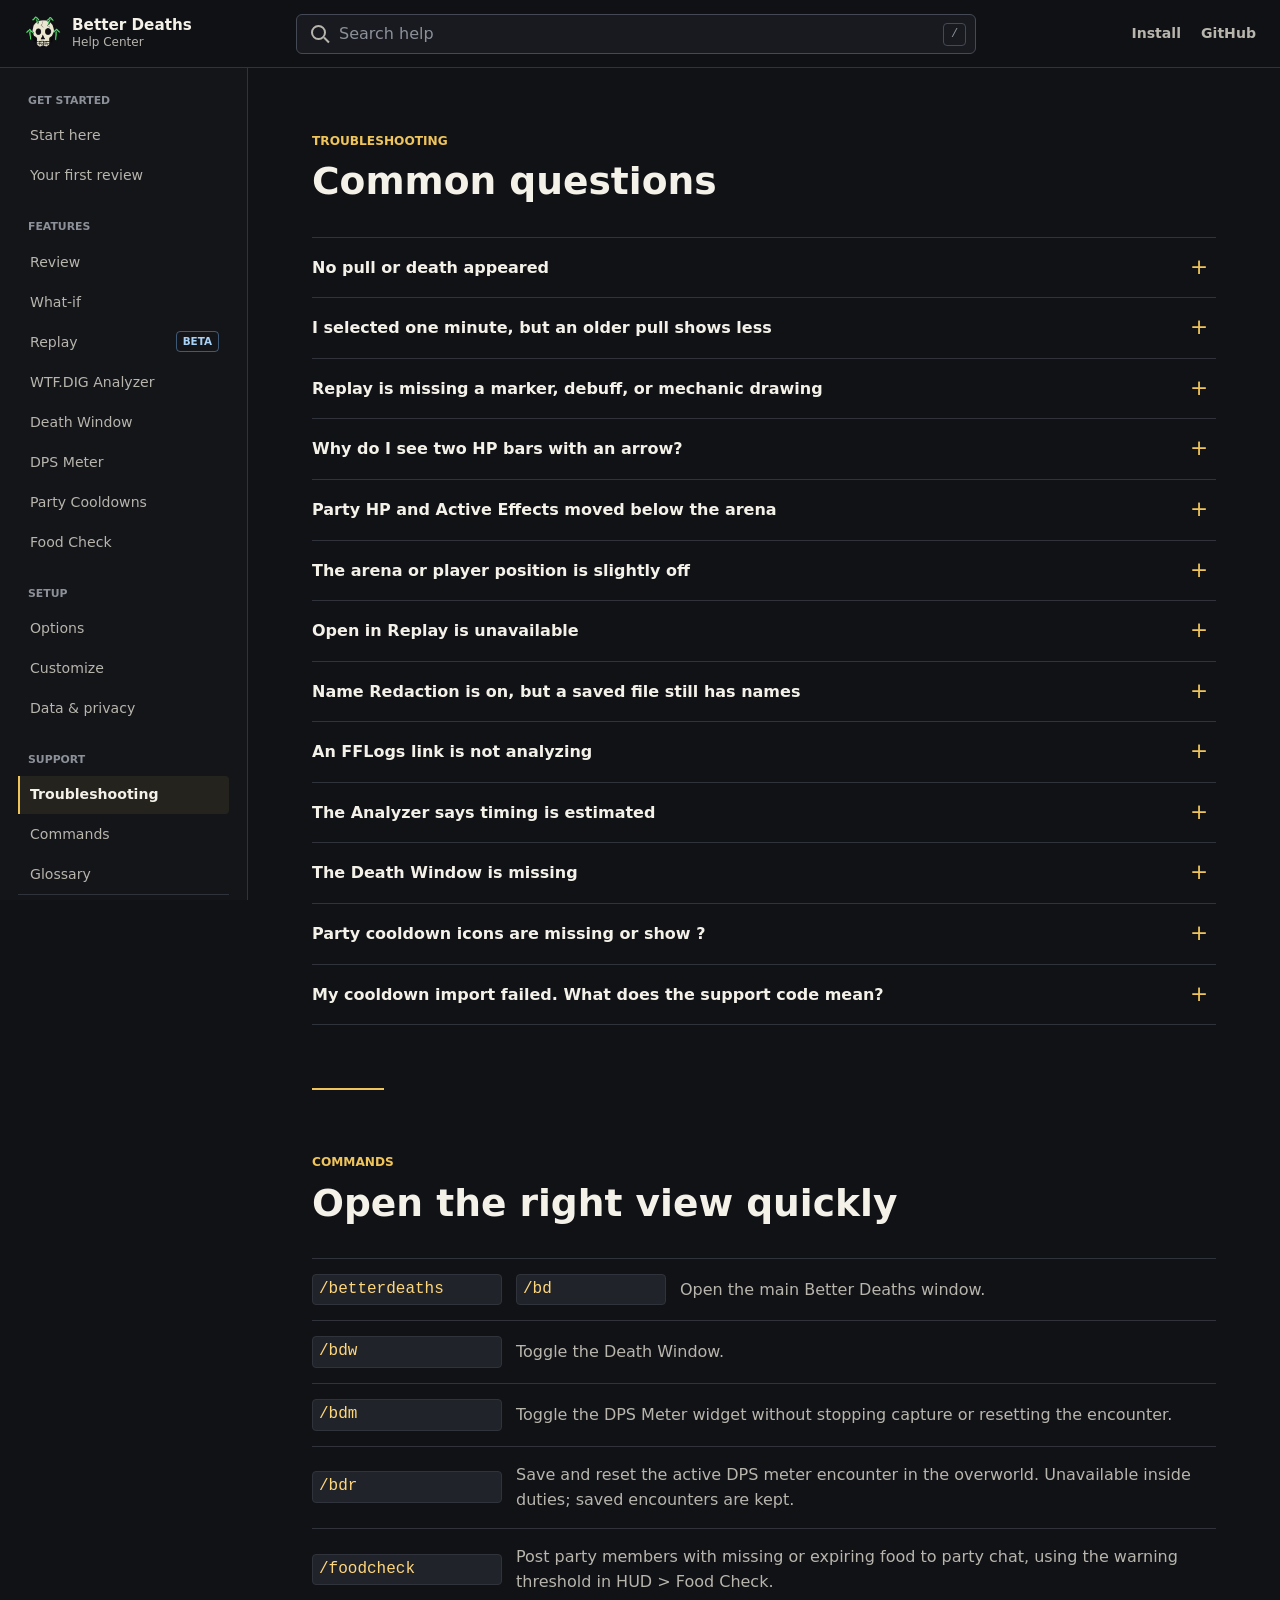
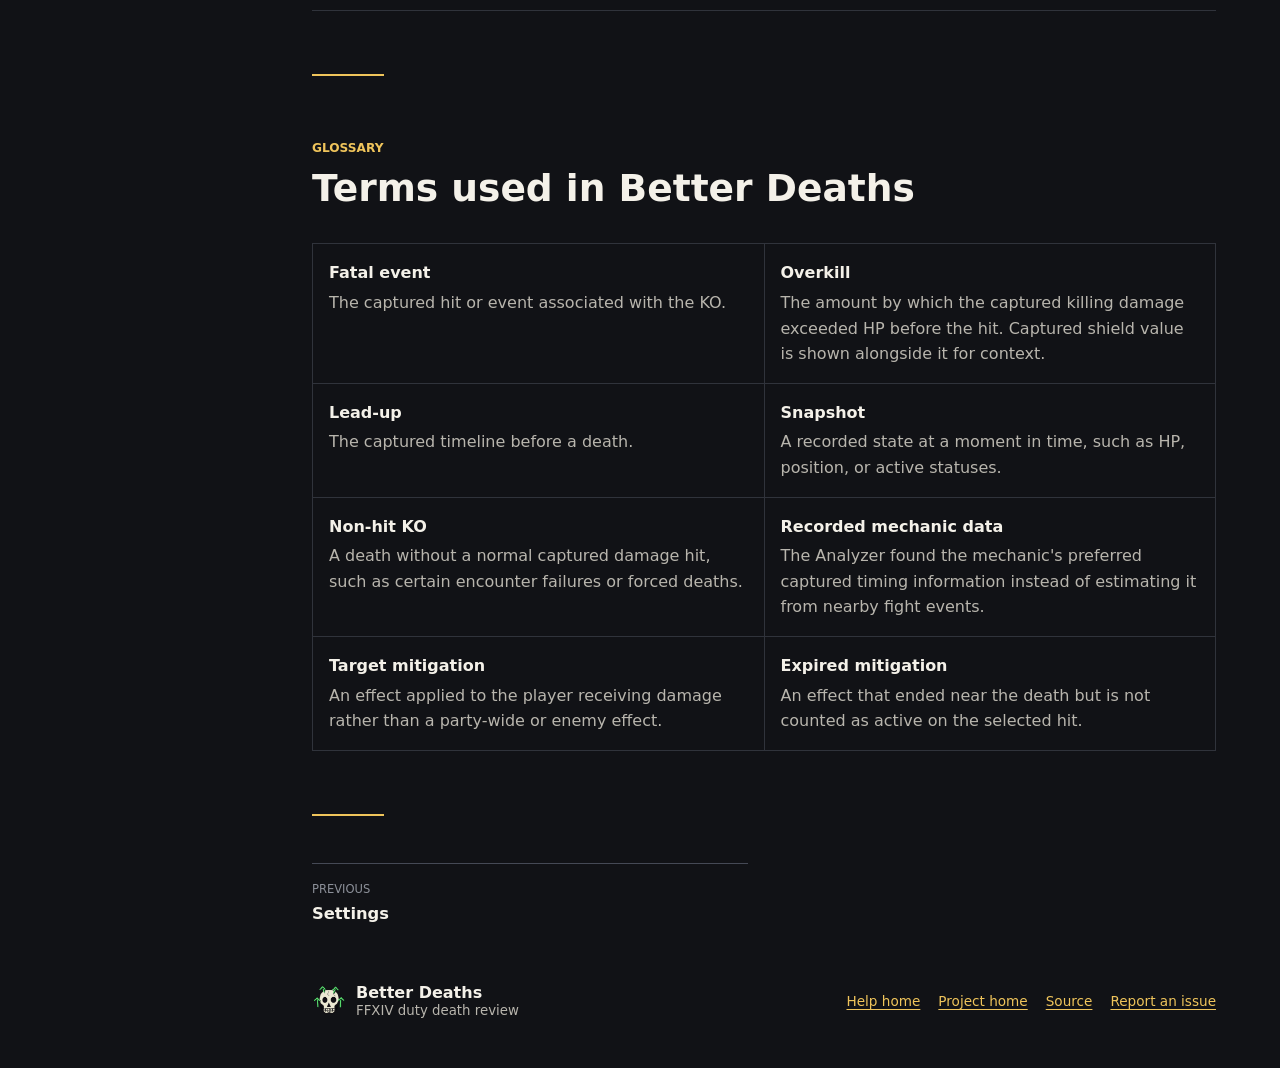
<file: docs/help/troubleshooting.html>
<!DOCTYPE html>
<html lang="en">
<head>
  <meta charset="utf-8">
  <meta name="viewport" content="width=device-width, initial-scale=1">
  <title>Troubleshooting | Better Deaths Help</title>
  <meta name="description" content="Troubleshoot Better Deaths capture, replay, Analyzer, widget, stored data, commands, and terminology.">
  <meta name="robots" content="index, follow">
  <link rel="canonical" href="https://nainaiowo.github.io/better-deaths/help/troubleshooting.html">
  <link rel="icon" href="../assets/icon.png" type="image/png">
  <link rel="stylesheet" href="help.css">
  <meta property="og:type" content="website">
  <meta property="og:title" content="Troubleshooting | Better Deaths Help">
  <meta property="og:description" content="Troubleshoot Better Deaths capture, replay, Analyzer, widget, stored data, commands, and terminology.">
  <meta property="og:url" content="https://nainaiowo.github.io/better-deaths/help/troubleshooting.html">
  <meta property="og:image" content="https://nainaiowo.github.io/better-deaths/assets/help-review-lead-up.png">
</head>
<body>
  <a class="skip-link" href="#main-content">Skip to help content</a>

  <header class="site-header">
    <a class="brand" href="../" aria-label="Better Deaths home">
      <img src="../assets/icon.png" alt="">
      <span>
        <strong>Better Deaths</strong>
        <small>Help Center</small>
      </span>
    </a>

    <div class="header-search" role="search" aria-label="Help search">
      <label class="sr-only" for="help-search">Search Better Deaths help</label>
      <span class="search-icon" aria-hidden="true"></span>
      <input id="help-search" type="search" placeholder="Search help" autocomplete="off" aria-controls="search-results" aria-expanded="false">
      <kbd>/</kbd>
      <div id="search-results" class="search-results" hidden></div>
    </div>

    <nav class="header-links" aria-label="Site links">
      <a href="../#install">Install</a>
      <a href="https://github.com/Nainaiowo/better-deaths">GitHub</a>
    </nav>
    <button class="menu-button" type="button" aria-label="Open help navigation" aria-expanded="false" aria-controls="help-sidebar">
      <span></span><span></span><span></span>
    </button>
  </header>

  <div class="help-layout">
    <aside id="help-sidebar" class="sidebar" aria-label="Help topics">
      <nav aria-label="Help topic links">
        <p class="nav-label">Get started</p>
        <a href="index.html#start">Start here</a>
        <a href="index.html#first-review">Your first review</a>
        <p class="nav-label">Features</p>
        <a href="review.html#review">Review</a>
        <a href="review.html#what-if">What-if</a>
        <a href="replay.html#replay">Replay <span class="nav-badge">Beta</span></a>
        <a href="analyzer.html#analyzer">WTF.DIG Analyzer</a>
        <a href="widget.html#current-pull">Death Window</a>
        <a href="meter.html#meter">DPS Meter</a>
        <a href="cooldowns.html#party-cooldowns">Party Cooldowns</a>
        <a href="foodcheck.html#food-check">Food Check</a>
        <p class="nav-label">Setup</p>
        <a href="settings.html#options">Options</a>
        <a href="settings.html#customize">Customize</a>
        <a href="settings.html#data">Data &amp; privacy</a>
        <p class="nav-label">Support</p>
        <a href="troubleshooting.html#troubleshooting">Troubleshooting</a>
        <a href="troubleshooting.html#commands">Commands</a>
        <a href="troubleshooting.html#glossary">Glossary</a>
      </nav>
      <div class="sidebar-support">
        <strong>Still stuck?</strong>
        <p>Report the pull number and what you expected to see.</p>
        <a href="https://github.com/Nainaiowo/better-deaths/issues">Open an issue</a>
      </div>
    </aside>

    <main id="main-content">
      <section id="troubleshooting" class="guide-section searchable" data-search-title="Troubleshooting" data-search-keywords="troubleshooting missing pull no replay old data incomplete markers debuffs fflogs widget redaction two hp bars arrow snapshot panels overlay estimated timing">
        <div class="section-heading">
          <p class="eyebrow">Troubleshooting</p>
          <h1 class="page-title">Common questions</h1>
        </div>
        <div class="faq-list">
          <details>
            <summary>No pull or death appeared</summary>
            <p>Confirm you were inside a duty, not PvP or the overworld, and that <strong>Options → Capture → Capture party</strong> is enabled. A completed pull is saved after combat ends or the duty resets.</p>
          </details>
          <details>
            <summary>I selected one minute, but an older pull shows less</summary>
            <p>The display choice cannot recreate history that was not captured. Pulls recorded before longer capture was added may only contain their original lead-up.</p>
          </details>
          <details>
            <summary>Replay is missing a marker, debuff, or mechanic drawing</summary>
            <p>Older pulls may lack newer replay fields. Supported fights have encounter-specific drawings; unsupported fights rely on general captured data and may be less complete. Record a new pull before treating it as a current capture bug.</p>
          </details>
          <details>
            <summary>Why do I see two HP bars with an arrow?</summary>
            <p>Part of that event arrived in a different snapshot, so Better Deaths cannot safely combine the before-hit and after-hit HP into one bar. The arrow points toward the after-hit state and follows your Newest or Oldest timeline order.</p>
          </details>
          <details>
            <summary>Party HP and Active Effects moved below the arena</summary>
            <p>When side space is limited, the separate panels move below the arena instead of covering it. Scroll the Replay page to reach them. Each panel keeps its own size, and overflowing lists scroll independently; +x more disappears when the remaining entries are in view.</p>
          </details>
          <details>
            <summary>The arena or player position is slightly off</summary>
            <p>Replay and FFLogs positions are snapshots rather than video. Interpolation and missing samples can shift what you see. Use a recording or the original log when exact placement matters.</p>
          </details>
          <details>
            <summary>Open in Replay is unavailable</summary>
            <p>The replay needs a saved pull with replay detail. Finish the current pull first. Older pulls recorded before that detail was captured may not have enough information to open.</p>
          </details>
          <details>
            <summary>Name Redaction is on, but a saved file still has names</summary>
            <p>Name Redaction changes presentation. It does not rewrite every original name already stored in local pull files.</p>
          </details>
          <details>
            <summary>An FFLogs link is not analyzing</summary>
            <p>Use a complete report link or a link to a specific fight. The selected fight must be Dancing Mad (Ultimate), reach the supported mechanic, and be available to the WTF.DIG service.</p>
          </details>
          <details>
            <summary>The Analyzer says timing is estimated</summary>
            <p>The pull did not contain the preferred mechanic timing marker. Better Deaths aligned the view using nearby recorded fight data instead, so treat exact timing and positions with more caution.</p>
          </details>
          <details>
            <summary>The Death Window is missing</summary>
            <p>Enable it under <strong>HUD → Death Window</strong> or toggle it with <code>/bdw</code>. The widget is separate from the main Better Deaths window.</p>
          </details>
          <details>
            <summary>Party cooldown icons are missing or show ?</summary>
            <p>Open <strong>HUD &gt; Party Cooldowns</strong>, check Show party cooldowns, and confirm the current job has selected abilities. The native party list must be visible. Preview icons use sample timers and do not enable the overlay. A ? means captured cooldown history is unknown. See <a href="cooldowns.html#cooldown-limits">Party Cooldowns troubleshooting</a> for capture and unsupported-ability limits.</p>
          </details>
          <details id="cooldown-import-errors">
            <summary>My cooldown import failed. What does the support code mean?</summary>
            <p>The code identifies the reason, not you or your loadout. Nothing is sent to Discord. If it keeps failing, you can share just the short code in the Better Deaths channel on the Punish Discord. The invite is under <a href="settings.html#data">Data &gt; Feedback</a>.</p>
            <ul>
              <li><code>BD-CI-01</code>: no code copied. <code>BD-CI-02</code>: too much text copied. <code>BD-CI-03</code>: not a recognized cooldown code.</li>
              <li><code>BD-CI-04</code>: unreadable or incomplete; copy the full export again. <code>BD-CI-05</code>: unsupported format version; check for an update.</li>
              <li><code>BD-CI-06</code>: invalid job list. <code>BD-CI-07</code>: wrong Import button or an incomplete all-jobs selection. Use the button named in the message.</li>
              <li><code>BD-CI-08</code>: invalid ability selection. <code>BD-CI-09</code>: an ability is unavailable or repeated for that job.</li>
              <li><code>BD-CI-10</code>: invalid custom rows. <code>BD-CI-11</code>: invalid left or right layout; check the setting named in the message.</li>
              <li><code>BD-CI-12</code>: cooldown data not ready. <code>BD-CI-13</code>: an exact backup for Undo could not be made. <code>BD-CI-14</code>: the import could not be saved.</li>
              <li><code>BD-CI-15</code>: unexpected error; check the current setup before retrying.</li>
            </ul>
          </details>
        </div>
      </section>

      <section id="commands" class="guide-section searchable" data-search-title="Commands" data-search-keywords="commands slash bd betterdeaths bdw bdm bdr foodcheck well fed food buff remaining timer reset toggle dps meter overworld">
        <div class="section-heading">
          <p class="eyebrow">Commands</p>
          <h2>Open the right view quickly</h2>
        </div>
        <div class="command-list">
          <div><code>/betterdeaths</code><code>/bd</code><span>Open the main Better Deaths window.</span></div>
          <div class="single-command"><code>/bdw</code><span>Toggle the Death Window.</span></div>
          <div class="single-command"><code>/bdm</code><span>Toggle the DPS Meter widget without stopping capture or resetting the encounter.</span></div>
          <div class="single-command"><code>/bdr</code><span>Save and reset the active DPS meter encounter in the overworld. Unavailable inside duties; saved encounters are kept.</span></div>
          <div class="single-command"><code>/foodcheck</code><span>Post party members with missing or expiring food to party chat, using the warning threshold in HUD &gt; Food Check.</span></div>
        </div>
      </section>

      <section id="glossary" class="guide-section searchable" data-search-title="Glossary" data-search-keywords="glossary overkill shield snapshot mitigation debuff lead-up fatal event non-hit ko recorded mechanic data">
        <div class="section-heading">
          <p class="eyebrow">Glossary</p>
          <h2>Terms used in Better Deaths</h2>
        </div>
        <dl class="glossary">
          <div><dt>Fatal event</dt><dd>The captured hit or event associated with the KO.</dd></div>
          <div><dt>Overkill</dt><dd>The amount by which the captured killing damage exceeded HP before the hit. Captured shield value is shown alongside it for context.</dd></div>
          <div><dt>Lead-up</dt><dd>The captured timeline before a death.</dd></div>
          <div><dt>Snapshot</dt><dd>A recorded state at a moment in time, such as HP, position, or active statuses.</dd></div>
          <div><dt>Non-hit KO</dt><dd>A death without a normal captured damage hit, such as certain encounter failures or forced deaths.</dd></div>
          <div><dt>Recorded mechanic data</dt><dd>The Analyzer found the mechanic's preferred captured timing information instead of estimating it from nearby fight events.</dd></div>
          <div><dt>Target mitigation</dt><dd>An effect applied to the player receiving damage rather than a party-wide or enemy effect.</dd></div>
          <div><dt>Expired mitigation</dt><dd>An effect that ended near the death but is not counted as active on the selected hit.</dd></div>
        </dl>
      </section>

      <nav class="page-nav" aria-label="Adjacent help topics">
        <a class="page-nav-link previous" href="settings.html#options"><small>Previous</small><strong>Settings</strong></a>
      </nav>
      <footer class="help-footer">
        <div>
          <img src="../assets/icon.png" alt="">
          <span><strong>Better Deaths</strong><small>FFXIV duty death review</small></span>
        </div>
        <nav aria-label="Footer links">
          <a href="index.html#start">Help home</a>
          <a href="../">Project home</a>
          <a href="https://github.com/Nainaiowo/better-deaths">Source</a>
          <a href="https://github.com/Nainaiowo/better-deaths/issues">Report an issue</a>
        </nav>
      </footer>    </main>
  </div>

  <script src="help.js"></script>
</body>
</html>
</file>
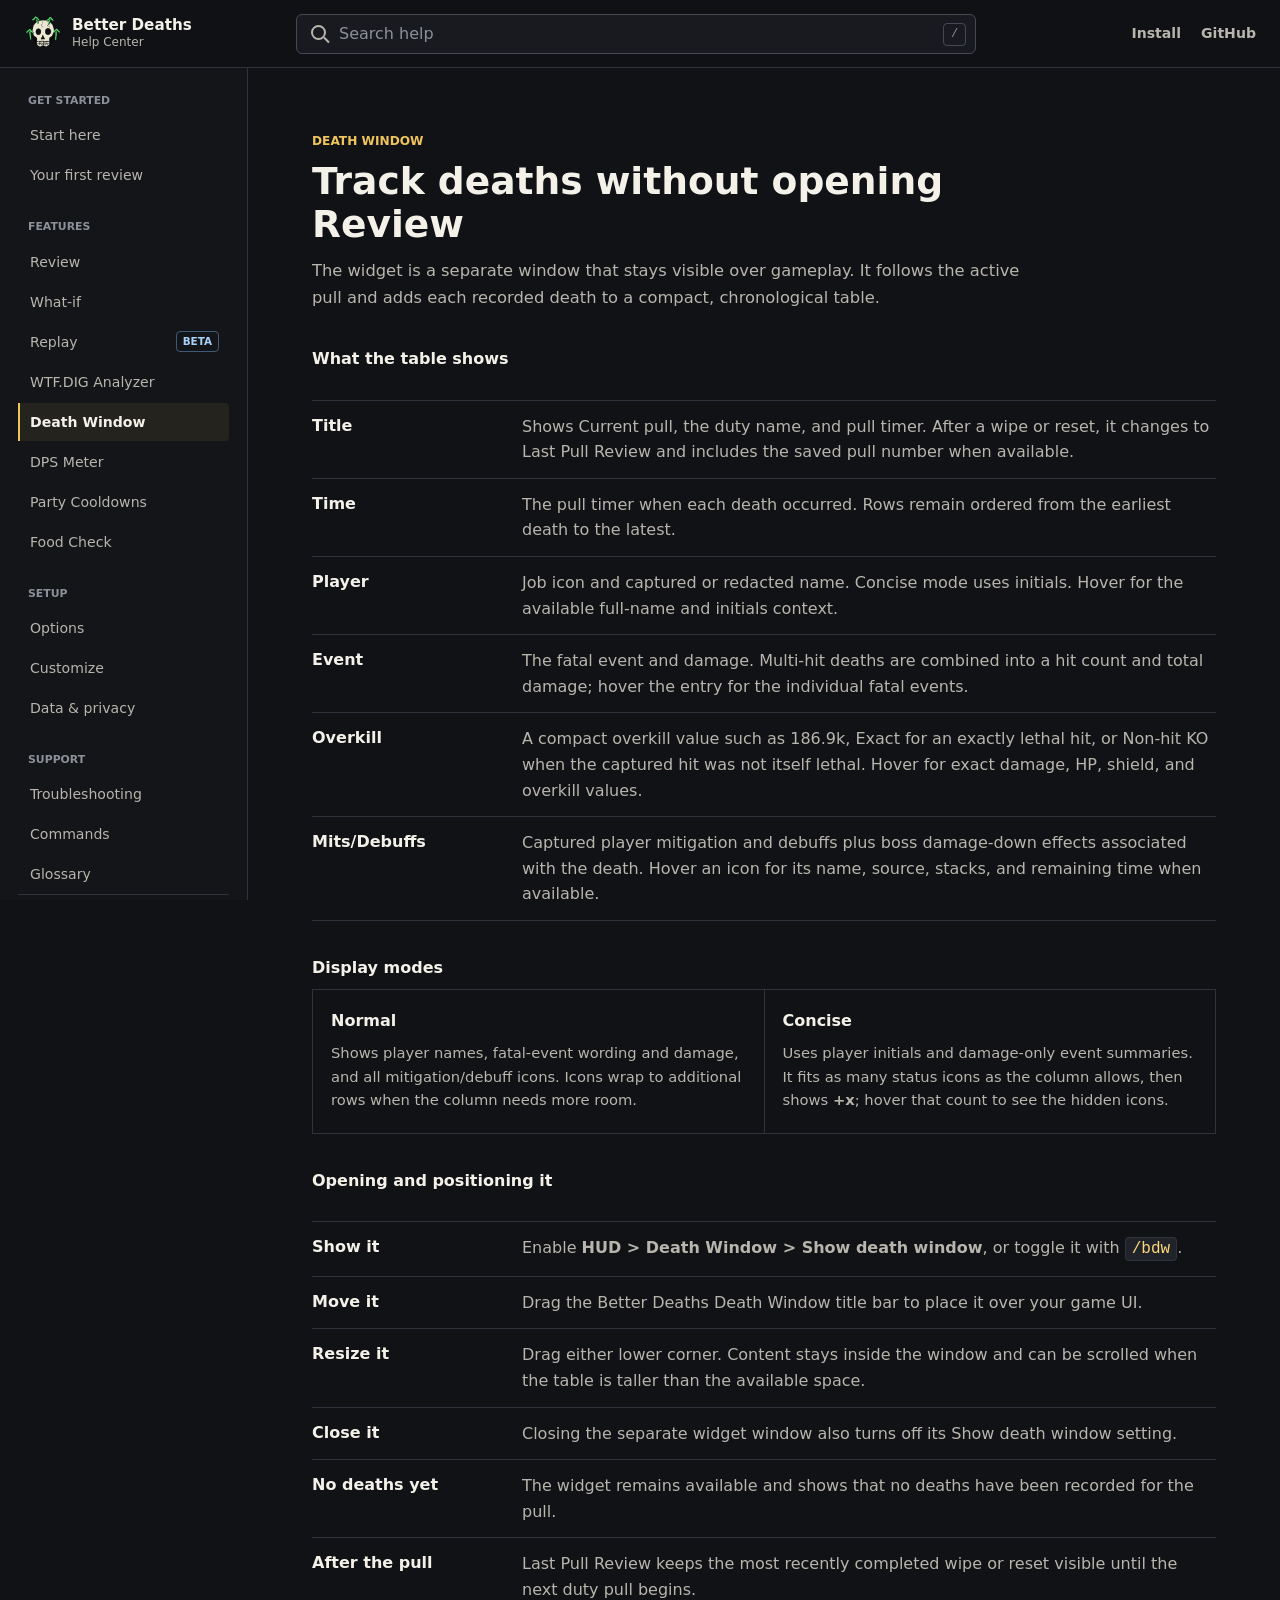
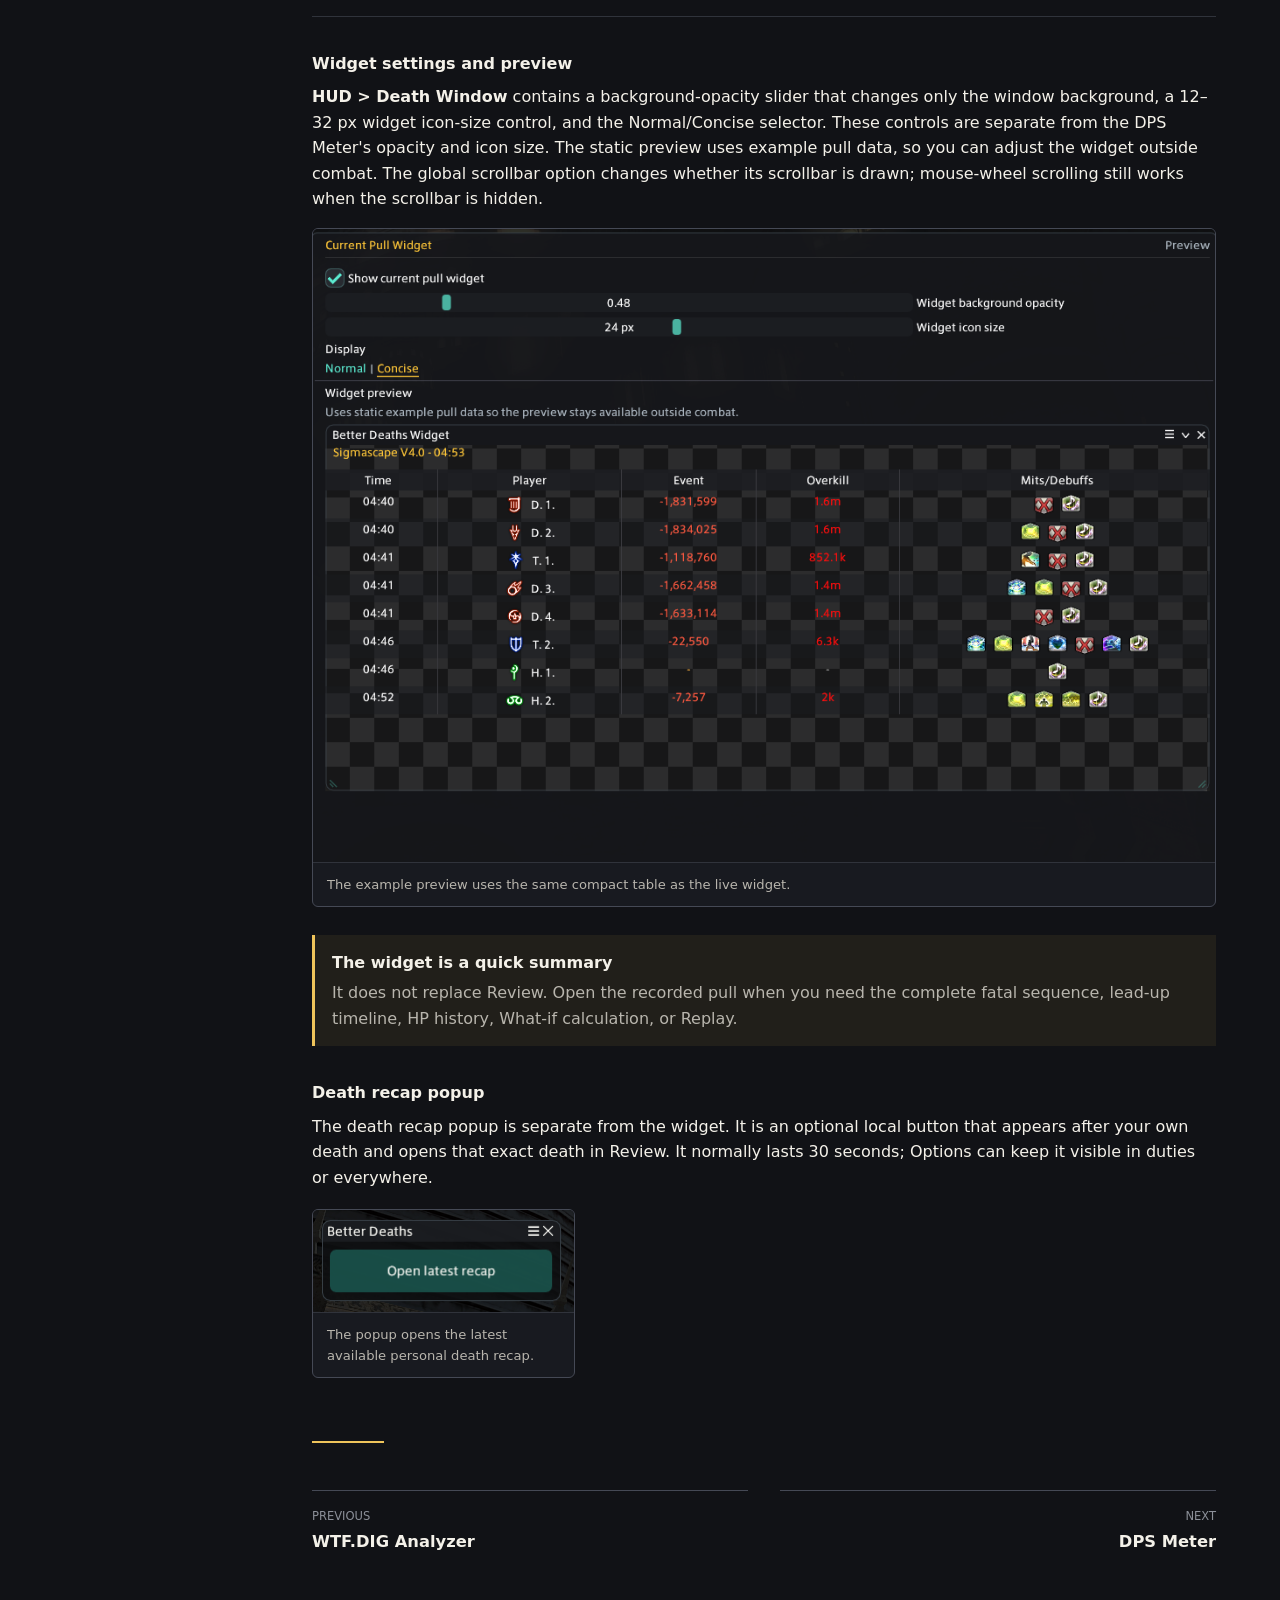
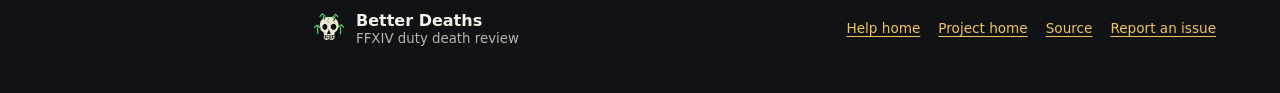
<file: docs/help/widget.html>
<!DOCTYPE html>
<html lang="en">
<head>
  <meta charset="utf-8">
  <meta name="viewport" content="width=device-width, initial-scale=1">
  <title>Death Window | Better Deaths Help</title>
  <meta name="description" content="Configure and use the Better Deaths Death Window, display modes, death table, preview, and recap popup.">
  <meta name="robots" content="index, follow">
  <link rel="canonical" href="https://nainaiowo.github.io/better-deaths/help/widget.html">
  <link rel="icon" href="../assets/icon.png" type="image/png">
  <link rel="stylesheet" href="help.css">
  <meta property="og:type" content="website">
  <meta property="og:title" content="Death Window | Better Deaths Help">
  <meta property="og:description" content="Configure and use the Better Deaths Death Window, display modes, death table, preview, and recap popup.">
  <meta property="og:url" content="https://nainaiowo.github.io/better-deaths/help/widget.html">
  <meta property="og:image" content="https://nainaiowo.github.io/better-deaths/assets/help-review-lead-up.png">
</head>
<body>
  <a class="skip-link" href="#main-content">Skip to help content</a>

  <header class="site-header">
    <a class="brand" href="../" aria-label="Better Deaths home">
      <img src="../assets/icon.png" alt="">
      <span>
        <strong>Better Deaths</strong>
        <small>Help Center</small>
      </span>
    </a>

    <div class="header-search" role="search" aria-label="Help search">
      <label class="sr-only" for="help-search">Search Better Deaths help</label>
      <span class="search-icon" aria-hidden="true"></span>
      <input id="help-search" type="search" placeholder="Search help" autocomplete="off" aria-controls="search-results" aria-expanded="false">
      <kbd>/</kbd>
      <div id="search-results" class="search-results" hidden></div>
    </div>

    <nav class="header-links" aria-label="Site links">
      <a href="../#install">Install</a>
      <a href="https://github.com/Nainaiowo/better-deaths">GitHub</a>
    </nav>
    <button class="menu-button" type="button" aria-label="Open help navigation" aria-expanded="false" aria-controls="help-sidebar">
      <span></span><span></span><span></span>
    </button>
  </header>

  <div class="help-layout">
    <aside id="help-sidebar" class="sidebar" aria-label="Help topics">
      <nav aria-label="Help topic links">
        <p class="nav-label">Get started</p>
        <a href="index.html#start">Start here</a>
        <a href="index.html#first-review">Your first review</a>
        <p class="nav-label">Features</p>
        <a href="review.html#review">Review</a>
        <a href="review.html#what-if">What-if</a>
        <a href="replay.html#replay">Replay <span class="nav-badge">Beta</span></a>
        <a href="analyzer.html#analyzer">WTF.DIG Analyzer</a>
        <a href="widget.html#current-pull">Death Window</a>
        <a href="meter.html#meter">DPS Meter</a>
        <a href="cooldowns.html#party-cooldowns">Party Cooldowns</a>
        <a href="foodcheck.html#food-check">Food Check</a>
        <p class="nav-label">Setup</p>
        <a href="settings.html#options">Options</a>
        <a href="settings.html#customize">Customize</a>
        <a href="settings.html#data">Data &amp; privacy</a>
        <p class="nav-label">Support</p>
        <a href="troubleshooting.html#troubleshooting">Troubleshooting</a>
        <a href="troubleshooting.html#commands">Commands</a>
        <a href="troubleshooting.html#glossary">Glossary</a>
      </nav>
      <div class="sidebar-support">
        <strong>Still stuck?</strong>
        <p>Report the pull number and what you expected to see.</p>
        <a href="https://github.com/Nainaiowo/better-deaths/issues">Open an issue</a>
      </div>
    </aside>

    <main id="main-content">
      <section id="current-pull" class="guide-section searchable" data-search-title="Death Window" data-search-keywords="death current pull widget concise normal popup recap button live last pull review move resize opacity icons preview scroll">
        <div class="section-heading">
          <p class="eyebrow">Death Window</p>
          <h1 class="page-title">Track deaths without opening Review</h1>
          <p>The widget is a separate window that stays visible over gameplay. It follows the active pull and adds each recorded death to a compact, chronological table.</p>
        </div>

        <h3 class="subheading first-subheading">What the table shows</h3>
        <div class="setting-table labeled">
          <div class="setting-row"><strong>Title</strong><span>Shows Current pull, the duty name, and pull timer. After a wipe or reset, it changes to Last Pull Review and includes the saved pull number when available.</span></div>
          <div class="setting-row"><strong>Time</strong><span>The pull timer when each death occurred. Rows remain ordered from the earliest death to the latest.</span></div>
          <div class="setting-row"><strong>Player</strong><span>Job icon and captured or redacted name. Concise mode uses initials. Hover for the available full-name and initials context.</span></div>
          <div class="setting-row"><strong>Event</strong><span>The fatal event and damage. Multi-hit deaths are combined into a hit count and total damage; hover the entry for the individual fatal events.</span></div>
          <div class="setting-row"><strong>Overkill</strong><span>A compact overkill value such as 186.9k, Exact for an exactly lethal hit, or Non-hit KO when the captured hit was not itself lethal. Hover for exact damage, HP, shield, and overkill values.</span></div>
          <div class="setting-row"><strong>Mits/Debuffs</strong><span>Captured player mitigation and debuffs plus boss damage-down effects associated with the death. Hover an icon for its name, source, stacks, and remaining time when available.</span></div>
        </div>

        <h3 class="subheading">Display modes</h3>
        <div class="topic-grid">
          <article>
            <h3>Normal</h3>
            <p>Shows player names, fatal-event wording and damage, and all mitigation/debuff icons. Icons wrap to additional rows when the column needs more room.</p>
          </article>
          <article>
            <h3>Concise</h3>
            <p>Uses player initials and damage-only event summaries. It fits as many status icons as the column allows, then shows <strong>+x</strong>; hover that count to see the hidden icons.</p>
          </article>
        </div>

        <h3 class="subheading">Opening and positioning it</h3>
        <div class="setting-table labeled">
          <div class="setting-row"><strong>Show it</strong><span>Enable <strong>HUD &gt; Death Window &gt; Show death window</strong>, or toggle it with <code>/bdw</code>.</span></div>
          <div class="setting-row"><strong>Move it</strong><span>Drag the Better Deaths Death Window title bar to place it over your game UI.</span></div>
          <div class="setting-row"><strong>Resize it</strong><span>Drag either lower corner. Content stays inside the window and can be scrolled when the table is taller than the available space.</span></div>
          <div class="setting-row"><strong>Close it</strong><span>Closing the separate widget window also turns off its Show death window setting.</span></div>
          <div class="setting-row"><strong>No deaths yet</strong><span>The widget remains available and shows that no deaths have been recorded for the pull.</span></div>
          <div class="setting-row"><strong>After the pull</strong><span>Last Pull Review keeps the most recently completed wipe or reset visible until the next duty pull begins.</span></div>
        </div>

        <h3 class="subheading">Widget settings and preview</h3>
        <p><strong>HUD &gt; Death Window</strong> contains a background-opacity slider that changes only the window background, a 12–32 px widget icon-size control, and the Normal/Concise selector. These controls are separate from the DPS Meter's opacity and icon size. The static preview uses example pull data, so you can adjust the widget outside combat. The global scrollbar option changes whether its scrollbar is drawn; mouse-wheel scrolling still works when the scrollbar is hidden.</p>
        <figure class="guide-figure compact-figure">
          <img src="../assets/help-current-pull-widget.png" alt="Better Deaths Death Window settings showing opacity, icon size, display mode, and a concise preview">
          <figcaption>The example preview uses the same compact table as the live widget.</figcaption>
        </figure>

        <div class="caution-note" role="note">
          <strong>The widget is a quick summary</strong>
          <p>It does not replace Review. Open the recorded pull when you need the complete fatal sequence, lead-up timeline, HP history, What-if calculation, or Replay.</p>
        </div>

        <h3 class="subheading">Death recap popup</h3>
        <p>The death recap popup is separate from the widget. It is an optional local button that appears after your own death and opens that exact death in Review. It normally lasts 30 seconds; Options can keep it visible in duties or everywhere.</p>
        <figure class="guide-figure popup-figure">
          <img src="../assets/help-death-popup.png" alt="Better Deaths death recap popup with an Open latest recap button">
          <figcaption>The popup opens the latest available personal death recap.</figcaption>
        </figure>
      </section>

      <nav class="page-nav" aria-label="Adjacent help topics">
        <a class="page-nav-link previous" href="analyzer.html#analyzer"><small>Previous</small><strong>WTF.DIG Analyzer</strong></a>
        <a class="page-nav-link next" href="meter.html#meter"><small>Next</small><strong>DPS Meter</strong></a>
      </nav>
      <footer class="help-footer">
        <div>
          <img src="../assets/icon.png" alt="">
          <span><strong>Better Deaths</strong><small>FFXIV duty death review</small></span>
        </div>
        <nav aria-label="Footer links">
          <a href="index.html#start">Help home</a>
          <a href="../">Project home</a>
          <a href="https://github.com/Nainaiowo/better-deaths">Source</a>
          <a href="https://github.com/Nainaiowo/better-deaths/issues">Report an issue</a>
        </nav>
      </footer>    </main>
  </div>

  <script src="help.js"></script>
</body>
</html>
</file>
<file: docs/help/help.css>
:root {
  color-scheme: dark;
  --page: #111216;
  --surface: #181a20;
  --surface-raised: #20232a;
  --text: #f4f1e9;
  --muted: #b8b5ad;
  --quiet: #8c9099;
  --gold: #efc45b;
  --gold-strong: #ffd77b;
  --green: #58c985;
  --red: #f17868;
  --blue: #72aee6;
  --line: #30333b;
  --line-strong: #454955;
  --header-height: 68px;
  --sidebar-width: 248px;
  font-family: Inter, ui-sans-serif, system-ui, -apple-system, BlinkMacSystemFont, "Segoe UI", sans-serif;
}

* { box-sizing: border-box; }

html {
  scroll-behavior: smooth;
  scroll-padding-top: calc(var(--header-height) + 24px);
}

body {
  margin: 0;
  background: var(--page);
  color: var(--text);
  font-size: 16px;
  line-height: 1.6;
  -webkit-font-smoothing: antialiased;
  text-rendering: optimizeLegibility;
}

body.nav-open { overflow: hidden; }

::selection {
  background: rgba(239, 196, 91, 0.28);
  color: var(--text);
}

a {
  color: var(--gold);
  text-underline-offset: 0.2em;
  text-decoration-thickness: 1px;
}

a:hover { color: var(--gold-strong); }

:where(a, button, input, summary):focus-visible {
  outline: 2px solid var(--gold);
  outline-offset: 3px;
}

button, input { font: inherit; }

code, kbd {
  font-family: "Cascadia Mono", "SFMono-Regular", Consolas, monospace;
}

code {
  padding: 2px 6px;
  border: 1px solid var(--line);
  border-radius: 4px;
  background: var(--surface-raised);
  color: var(--gold-strong);
  white-space: nowrap;
}

main kbd {
  display: inline-block;
  min-width: 24px;
  padding: 1px 6px;
  border: 1px solid var(--line-strong);
  border-bottom-width: 2px;
  border-radius: 4px;
  background: var(--surface-raised);
  color: var(--text);
  font-size: 0.78rem;
  line-height: 1.45;
  text-align: center;
}

.sr-only {
  position: absolute;
  width: 1px;
  height: 1px;
  padding: 0;
  margin: -1px;
  overflow: hidden;
  clip: rect(0, 0, 0, 0);
  white-space: nowrap;
  border: 0;
}

.skip-link {
  position: fixed;
  z-index: 100;
  top: 8px;
  left: 8px;
  transform: translateY(-150%);
  padding: 8px 12px;
  border-radius: 4px;
  background: var(--gold);
  color: #171208;
  font-weight: 700;
}

.skip-link:focus { transform: translateY(0); }

.site-header {
  position: fixed;
  z-index: 50;
  inset: 0 0 auto;
  height: var(--header-height);
  display: grid;
  grid-template-columns: var(--sidebar-width) minmax(260px, 680px) 1fr;
  align-items: center;
  gap: 24px;
  padding: 0 24px;
  border-bottom: 1px solid var(--line);
  background: rgba(17, 18, 22, 0.96);
  backdrop-filter: blur(12px);
}

.brand {
  display: flex;
  align-items: center;
  gap: 10px;
  color: var(--text);
  text-decoration: none;
  line-height: 1.15;
}

.brand:hover { color: var(--text); }

.brand img {
  width: 38px;
  height: 38px;
  border-radius: 6px;
}

.brand span { display: grid; gap: 2px; }
.brand strong { font-size: 0.95rem; }
.brand small { color: var(--muted); font-size: 0.75rem; }

.header-search { position: relative; }

.header-search input {
  width: 100%;
  height: 40px;
  padding: 0 44px 0 42px;
  border: 1px solid var(--line-strong);
  border-radius: 6px;
  outline: none;
  background: var(--surface);
  color: var(--text);
}

.header-search input:focus {
  border-color: var(--gold);
  box-shadow: 0 0 0 3px rgba(239, 196, 91, 0.14);
}

.header-search input::placeholder { color: var(--quiet); }

.search-icon {
  position: absolute;
  z-index: 1;
  left: 15px;
  top: 11px;
  width: 15px;
  height: 15px;
  border: 2px solid var(--muted);
  border-radius: 50%;
  pointer-events: none;
}

.search-icon::after {
  content: "";
  position: absolute;
  width: 7px;
  height: 2px;
  right: -6px;
  bottom: -3px;
  background: var(--muted);
  transform: rotate(45deg);
}

.header-search kbd {
  position: absolute;
  right: 10px;
  top: 9px;
  min-width: 23px;
  height: 23px;
  padding: 1px 6px;
  border: 1px solid var(--line-strong);
  border-radius: 4px;
  color: var(--quiet);
  font-size: 0.75rem;
  text-align: center;
  pointer-events: none;
}

.search-results {
  position: absolute;
  top: calc(100% + 8px);
  left: 0;
  right: 0;
  max-height: min(480px, calc(100vh - 100px));
  overflow-y: auto;
  padding: 6px;
  border: 1px solid var(--line-strong);
  border-radius: 6px;
  background: var(--surface-raised);
  box-shadow: 0 18px 50px rgba(0, 0, 0, 0.42);
}

.search-results a {
  display: block;
  padding: 9px 10px;
  border-radius: 4px;
  color: var(--text);
  text-decoration: none;
}

.search-results a:hover, .search-results a:focus {
  outline: none;
  background: rgba(239, 196, 91, 0.12);
}

.search-results strong { display: block; font-size: 0.9rem; }
.search-results span { display: block; color: var(--muted); font-size: 0.78rem; }
.search-empty { margin: 0; padding: 14px 12px; color: var(--muted); }

.header-links {
  display: flex;
  justify-content: flex-end;
  gap: 20px;
}

.header-links a {
  color: var(--muted);
  font-size: 0.88rem;
  font-weight: 650;
  text-decoration: none;
}

.header-links a:hover { color: var(--text); }

.menu-button {
  display: none;
  width: 40px;
  height: 40px;
  padding: 9px;
  border: 1px solid var(--line-strong);
  border-radius: 5px;
  background: var(--surface);
}

.menu-button span {
  display: block;
  height: 2px;
  margin: 4px 0;
  background: var(--text);
}

.help-layout {
  display: grid;
  grid-template-columns: var(--sidebar-width) minmax(0, 1fr);
  min-height: 100vh;
  padding-top: var(--header-height);
}

.sidebar {
  position: fixed;
  top: var(--header-height);
  bottom: 0;
  left: 0;
  width: var(--sidebar-width);
  display: flex;
  flex-direction: column;
  overflow-y: auto;
  padding: 24px 18px;
  border-right: 1px solid var(--line);
  background: #141519;
}

.sidebar nav { display: grid; gap: 2px; }

.sidebar nav > a {
  display: flex;
  align-items: center;
  justify-content: space-between;
  min-height: 38px;
  padding: 7px 10px;
  border-left: 2px solid transparent;
  border-radius: 0 4px 4px 0;
  color: var(--muted);
  font-size: 0.88rem;
  text-decoration: none;
}

.sidebar nav > a:hover,
.sidebar nav > a.active {
  border-left-color: var(--gold);
  background: rgba(239, 196, 91, 0.08);
  color: var(--text);
}

.sidebar nav > a.active { font-weight: 700; }

.nav-label {
  margin: 22px 10px 5px;
  color: var(--quiet);
  font-size: 0.68rem;
  font-weight: 750;
  letter-spacing: 0;
  text-transform: uppercase;
}

.nav-label:first-child { margin-top: 0; }

.nav-badge, .status-badge {
  padding: 1px 6px;
  border: 1px solid rgba(114, 174, 230, 0.45);
  border-radius: 4px;
  color: #a9d2f7;
  font-size: 0.65rem;
  font-weight: 700;
  text-transform: uppercase;
}

.sidebar-support {
  margin-top: auto;
  padding: 16px 10px 4px;
  border-top: 1px solid var(--line);
  font-size: 0.8rem;
}

.sidebar-support p { margin: 4px 0 8px; color: var(--muted); }

main {
  grid-column: 2;
  width: min(100%, 1120px);
  padding: 0 64px;
}

.hero-section, .guide-section {
  position: relative;
}

.hero-section::after, .guide-section::after {
  content: "";
  position: absolute;
  left: 0;
  bottom: -1px;
  width: 72px;
  height: 2px;
  background: var(--gold);
}

.hero-section { padding: 82px 0 72px; }
.guide-section { padding: 64px 0; }

.eyebrow {
  margin: 0 0 9px;
  color: var(--gold);
  font-size: 0.76rem;
  font-weight: 800;
  letter-spacing: 0;
  text-transform: uppercase;
}

h1, h2, h3, p { overflow-wrap: anywhere; }

h1 {
  max-width: 780px;
  margin: 0 0 20px;
  font-size: 3.75rem;
  line-height: 1.02;
  letter-spacing: 0;
}

h1.page-title {
  margin-bottom: 12px;
  font-size: 2.35rem;
  line-height: 1.12;
}

h2 {
  margin: 0 0 12px;
  font-size: 2.35rem;
  line-height: 1.12;
  letter-spacing: 0;
}

h3 {
  margin: 0 0 8px;
  font-size: 1rem;
  letter-spacing: 0;
}

p { margin: 0 0 16px; }

.hero-copy {
  max-width: 790px;
  color: var(--muted);
  font-size: 1.14rem;
}

.hero-actions {
  display: flex;
  flex-wrap: wrap;
  align-items: center;
  gap: 18px;
  margin: 28px 0 38px;
}

.primary-button {
  display: inline-flex;
  align-items: center;
  justify-content: center;
  min-height: 42px;
  padding: 9px 15px;
  border: 1px solid var(--gold);
  border-radius: 5px;
  background: var(--gold);
  color: #19140a;
  font-weight: 750;
  text-decoration: none;
}

.primary-button:hover { background: var(--gold-strong); color: #19140a; }
.text-link { font-weight: 650; }

.scope-note {
  display: grid;
  grid-template-columns: 150px minmax(0, 1fr);
  max-width: 790px;
  padding: 15px 0;
  border-top: 1px solid var(--line);
  border-bottom: 1px solid var(--line);
}

.scope-note strong { color: var(--green); }
.scope-note span { color: var(--muted); }

.section-heading {
  max-width: 780px;
  margin-bottom: 34px;
}

.section-heading > p:last-child {
  max-width: 720px;
  color: var(--muted);
  font-size: 1.02rem;
  line-height: 1.7;
}
.heading-line { display: flex; align-items: center; gap: 9px; }
.heading-line .eyebrow { margin-bottom: 9px; }

.workflow {
  margin: 0;
  padding: 0;
  list-style: none;
  border-top: 1px solid var(--line);
}

.workflow li {
  display: grid;
  grid-template-columns: 42px minmax(0, 1fr);
  gap: 14px;
  padding: 18px 0;
  border-bottom: 1px solid var(--line);
}

.workflow p { margin: 3px 0 0; color: var(--muted); }

.step-number {
  display: grid;
  place-items: center;
  width: 30px;
  height: 30px;
  border: 1px solid var(--line-strong);
  border-radius: 50%;
  color: var(--gold);
  font-size: 0.82rem;
  font-weight: 800;
}

.guide-figure {
  position: relative;
  margin: 34px 0 0;
  border: 1px solid var(--line-strong);
  border-radius: 6px;
  overflow: hidden;
  background: var(--surface);
}

.guide-figure img { display: block; width: 100%; height: auto; }

.image-link {
  position: relative;
  display: block;
  overflow: hidden;
  color: inherit;
  text-decoration: none;
}

.image-link img {
  transition: opacity 140ms ease;
}

.image-link:hover img,
.image-link:focus-visible img {
  opacity: 0.9;
}

.image-link:focus-visible {
  outline: none;
  box-shadow: inset 0 0 0 2px var(--gold);
}

.image-action {
  position: absolute;
  right: 10px;
  top: 10px;
  padding: 5px 9px;
  border: 1px solid var(--line-strong);
  border-radius: 4px;
  background: rgba(17, 18, 22, 0.94);
  color: var(--text);
  font-size: 0.72rem;
  font-weight: 750;
  line-height: 1.35;
  opacity: 0;
  transform: translateY(-3px);
  transition: opacity 140ms ease, transform 140ms ease;
}

.image-link:hover .image-action,
.image-link:focus-visible .image-action {
  opacity: 1;
  transform: translateY(0);
}

.guide-figure figcaption {
  padding: 11px 14px;
  border-top: 1px solid var(--line);
  color: var(--muted);
  font-size: 0.82rem;
}

.narrow-figure {
  width: min(100%, 760px);
}

.mechanic-figure {
  margin: 18px 0 24px;
}

.popup-figure {
  width: min(100%, 263px);
  margin-top: 18px;
}

.topic-grid {
  display: grid;
  grid-template-columns: repeat(2, minmax(0, 1fr));
  border-top: 1px solid var(--line);
  border-left: 1px solid var(--line);
}

.topic-grid.three-up { grid-template-columns: repeat(3, minmax(0, 1fr)); }

.topic-grid article {
  min-height: 144px;
  padding: 18px;
  border-right: 1px solid var(--line);
  border-bottom: 1px solid var(--line);
}

.topic-grid h3 { color: var(--text); }
.topic-grid p { margin: 0; color: var(--muted); font-size: 0.92rem; }

.setting-table { margin-top: 28px; border-top: 1px solid var(--line); }

.setting-row {
  display: grid;
  grid-template-columns: 150px minmax(0, 1fr);
  gap: 20px;
  padding: 13px 0;
  border-bottom: 1px solid var(--line);
}

.setting-row strong { line-height: 1.45; }
.setting-row span { color: var(--muted); }

.setting-table.labeled .setting-row { grid-template-columns: 190px minmax(0, 1fr); }

.split-guide {
  display: grid;
  grid-template-columns: minmax(0, 0.85fr) minmax(360px, 1.15fr);
  gap: 34px;
}

.split-guide.align-center { align-items: center; }
.compact-figure { margin: 0; }

.compact-steps { margin: 0; padding-left: 20px; }
.compact-steps li { margin-bottom: 13px; padding-left: 5px; color: var(--muted); }
.compact-steps strong { color: var(--text); }

.caution-note {
  margin-top: 28px;
  padding: 15px 17px;
  border-left: 3px solid var(--gold);
  background: rgba(239, 196, 91, 0.07);
}

.caution-note p { margin: 4px 0 0; color: var(--muted); }

.source-compare {
  display: grid;
  grid-template-columns: repeat(2, minmax(0, 1fr));
  gap: 1px;
  border: 1px solid var(--line);
  background: var(--line);
}

.source-compare article { padding: 20px; background: var(--surface); }
.source-compare p { margin: 0; color: var(--muted); }

.source-label {
  display: inline-block;
  margin-bottom: 16px;
  padding: 2px 7px;
  border: 1px solid var(--line-strong);
  border-radius: 4px;
  color: var(--gold);
  font-size: 0.7rem;
  font-weight: 800;
  text-transform: uppercase;
}

.subheading { margin-top: 34px; }
.first-subheading { margin-top: 0; }

.compact-table { margin-top: 24px; }
.compact-table .setting-row { grid-template-columns: 130px minmax(0, 1fr); }

.compact-workflow { margin-top: 0; }
.compact-workflow li { padding: 14px 0; }

.mechanic-list {
  display: flex;
  flex-wrap: wrap;
  gap: 8px;
  margin: 13px 0 18px;
}

.mechanic-list span {
  padding: 7px 10px;
  border: 1px solid var(--line);
  border-radius: 4px;
  background: var(--surface);
  color: var(--muted);
  font-size: 0.86rem;
}

.mechanic-list b { margin-right: 5px; color: var(--gold); }
.muted-line { color: var(--muted); font-size: 0.9rem; }

.mechanic-help-list {
  margin-top: 22px;
  border-top: 1px solid var(--line);
}

.mechanic-help-list details { border-bottom: 1px solid var(--line); }

.mechanic-help-list summary {
  position: relative;
  padding: 15px 42px 15px 0;
  cursor: pointer;
  list-style: none;
}

.mechanic-help-list summary:hover,
.faq-list summary:hover {
  color: var(--gold-strong);
}

.mechanic-help-list summary::-webkit-details-marker { display: none; }

.mechanic-help-list summary::after {
  content: "+";
  position: absolute;
  right: 8px;
  top: 10px;
  color: var(--gold);
  font-size: 1.35rem;
  font-weight: 400;
}

.mechanic-help-list details[open] summary::after { content: "−"; }

.mechanic-help-list summary b {
  display: inline-block;
  min-width: 30px;
  margin-right: 7px;
  color: var(--gold);
}

.mechanic-help-list details p {
  max-width: 850px;
  margin: -1px 0 18px;
  color: var(--muted);
}

.inline-command {
  margin-top: 22px;
  padding-top: 16px;
  border-top: 1px solid var(--line);
  color: var(--muted);
}

.privacy-list { border-top: 1px solid var(--line); }

.privacy-list > div {
  display: grid;
  grid-template-columns: 210px minmax(0, 1fr);
  gap: 24px;
  padding: 18px 0;
  border-bottom: 1px solid var(--line);
}

.privacy-list p { margin: 0; color: var(--muted); }

.faq-list { border-top: 1px solid var(--line); }

.faq-list details { border-bottom: 1px solid var(--line); }

.faq-list summary {
  position: relative;
  padding: 17px 42px 17px 0;
  cursor: pointer;
  font-weight: 700;
  list-style: none;
}

.faq-list summary::-webkit-details-marker { display: none; }

.faq-list summary::after {
  content: "+";
  position: absolute;
  right: 8px;
  top: 12px;
  color: var(--gold);
  font-size: 1.35rem;
  font-weight: 400;
}

.faq-list details[open] summary::after { content: "−"; }
.faq-list details p { max-width: 800px; margin: -2px 0 18px; color: var(--muted); }

.command-list { border-top: 1px solid var(--line); }

.command-list > div {
  display: grid;
  grid-template-columns: 190px 150px minmax(0, 1fr);
  gap: 14px;
  align-items: center;
  padding: 15px 0;
  border-bottom: 1px solid var(--line);
}

.command-list span { color: var(--muted); }
.command-list .single-command > span { grid-column: 2 / -1; }

.glossary {
  display: grid;
  grid-template-columns: repeat(2, minmax(0, 1fr));
  margin: 0;
  border-top: 1px solid var(--line);
  border-left: 1px solid var(--line);
}

.glossary > div {
  padding: 16px;
  border-right: 1px solid var(--line);
  border-bottom: 1px solid var(--line);
}

.glossary dt { margin-bottom: 4px; font-weight: 750; }
.glossary dd { margin: 0; color: var(--muted); }

.help-footer {
  display: flex;
  align-items: center;
  justify-content: space-between;
  gap: 30px;
  padding: 32px 0 48px;
}

.help-footer > div { display: flex; align-items: center; gap: 10px; }
.help-footer img { width: 34px; height: 34px; border-radius: 5px; }
.help-footer span { display: grid; line-height: 1.25; }
.help-footer small { color: var(--muted); }
.help-footer nav { display: flex; flex-wrap: wrap; gap: 18px; font-size: 0.85rem; }

.page-nav {
  display: grid;
  grid-template-columns: repeat(2, minmax(0, 1fr));
  gap: 32px;
  margin: 48px 0 8px;
}

.page-nav-link {
  display: grid;
  gap: 3px;
  padding: 16px 0;
  border-top: 1px solid var(--line-strong);
  color: var(--text);
  text-decoration: none;
}

.page-nav-link:hover { border-color: var(--gold); color: var(--gold-strong); }
.page-nav-link small { color: var(--quiet); font-size: 0.72rem; text-transform: uppercase; }
.page-nav-link strong { font-size: 1.02rem; }
.page-nav-link.next { grid-column: 2; text-align: right; }

@media (max-width: 1040px) {
  :root { --sidebar-width: 220px; }
  .site-header { grid-template-columns: var(--sidebar-width) minmax(220px, 1fr) auto; gap: 16px; }
  main { padding: 0 38px; }
  .topic-grid.three-up { grid-template-columns: 1fr; }
  .topic-grid.three-up article { min-height: 0; }
  .split-guide { grid-template-columns: 1fr; }
  .compact-figure { margin-top: 0; }
}

@media (max-width: 760px) {
  :root { --header-height: 62px; }
  .site-header {
    grid-template-columns: minmax(0, 1fr) 40px;
    gap: 10px;
    padding: 0 14px;
  }
  .brand small { display: none; }
  .brand img { width: 34px; height: 34px; }
  .header-search {
    position: fixed;
    top: calc(var(--header-height) + 10px);
    left: 14px;
    right: 14px;
  }
  .header-search kbd { display: none; }
  .header-links { display: none; }
  .menu-button { display: block; }
  .help-layout { display: block; padding-top: calc(var(--header-height) + 60px); }
  .sidebar {
    z-index: 40;
    top: var(--header-height);
    width: min(320px, 88vw);
    transform: translateX(-105%);
    transition: transform 180ms ease;
    box-shadow: 18px 0 40px rgba(0, 0, 0, 0.45);
  }
  .sidebar.open { transform: translateX(0); }
  main { width: 100%; padding: 0 18px; }
  .hero-section { padding: 48px 0 54px; }
  .guide-section { padding: 50px 0; }
  h1 { font-size: 2.65rem; }
  h1.page-title, h2 { font-size: 2rem; }
  .scope-note, .setting-row, .setting-table.labeled .setting-row, .privacy-list > div {
    grid-template-columns: 1fr;
    gap: 4px;
  }
  .compact-table .setting-row { grid-template-columns: 1fr; }
  .topic-grid, .source-compare, .glossary { grid-template-columns: 1fr; }
  .topic-grid article { min-height: 0; }
  .command-list > div { grid-template-columns: 1fr; gap: 7px; }
  .command-list .single-command > span { grid-column: 1; }
  .command-list code { width: max-content; }
  .image-action { opacity: 1; transform: none; }
  .page-nav { gap: 18px; }
  .help-footer { align-items: flex-start; flex-direction: column; }
}

@media (prefers-reduced-motion: reduce) {
  html { scroll-behavior: auto; }
  .sidebar { transition: none; }
  .image-link img, .image-action { transition: none; }
}
</file>
